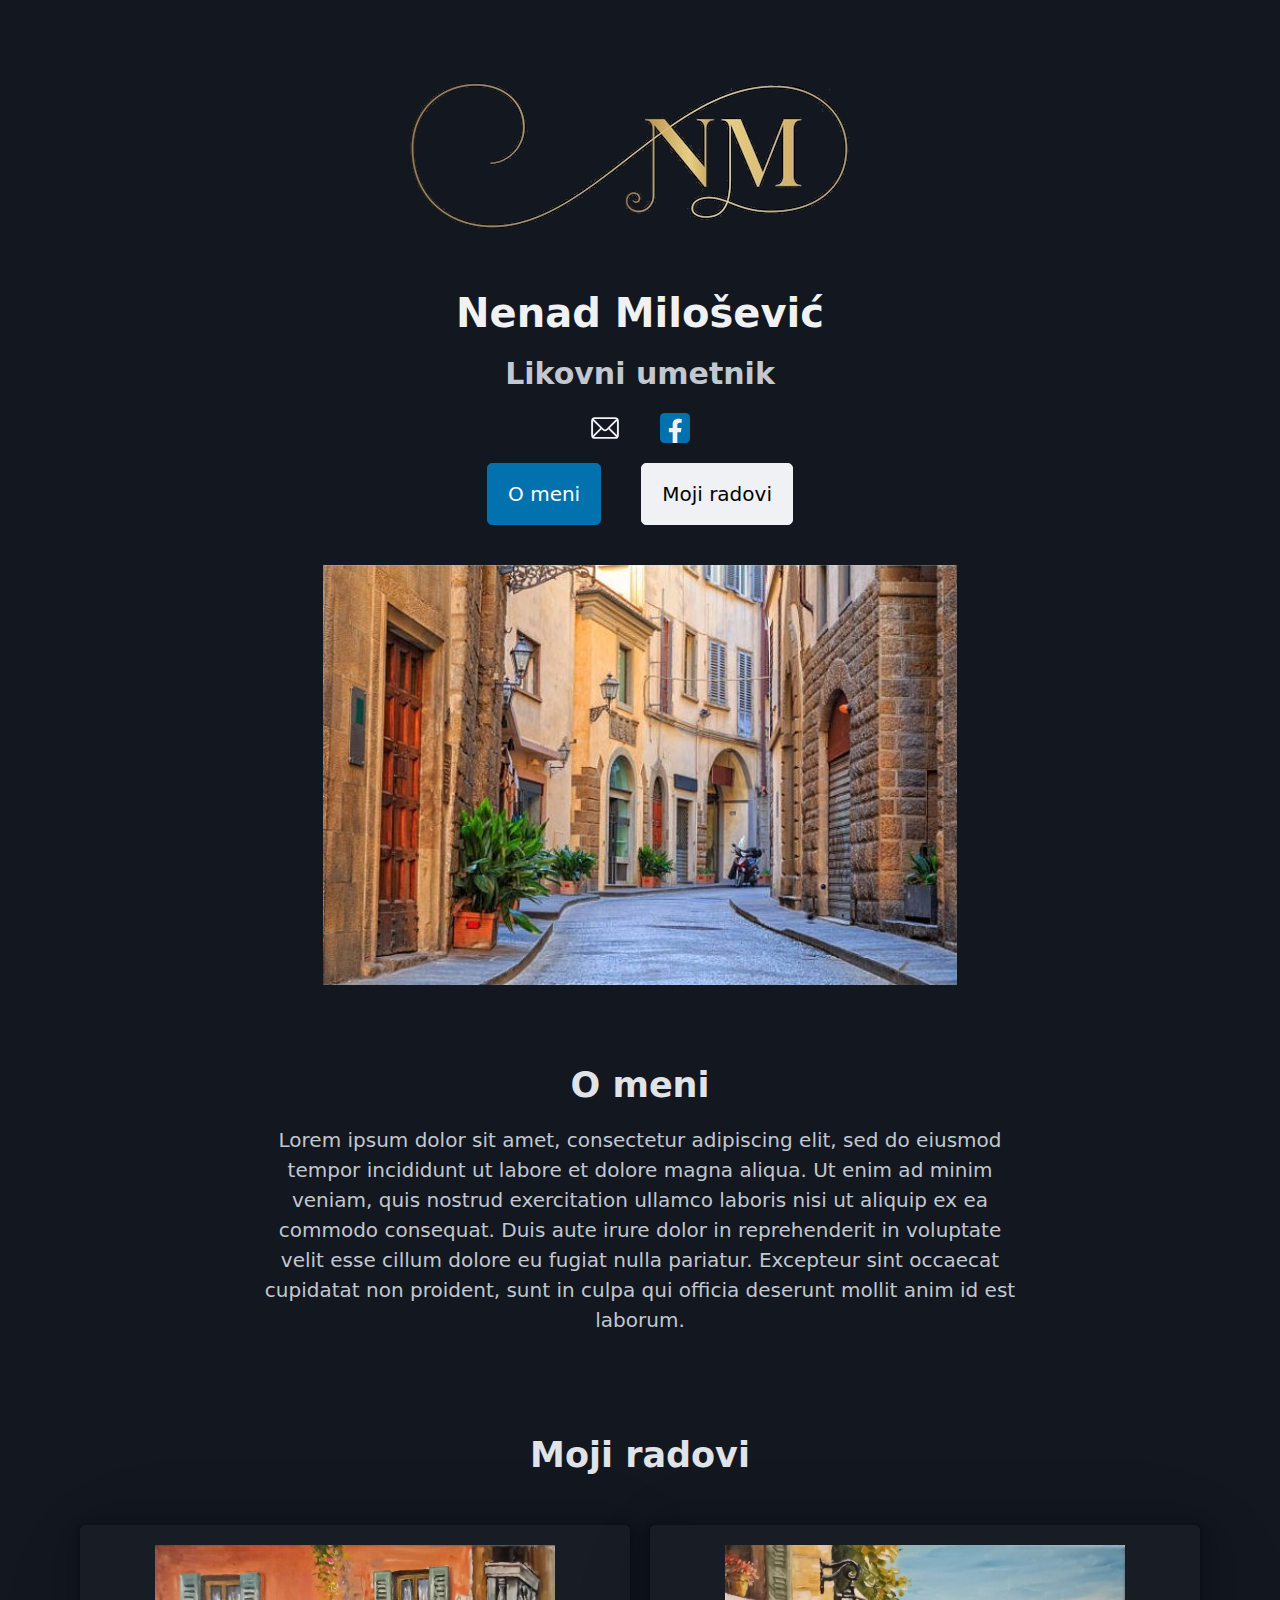
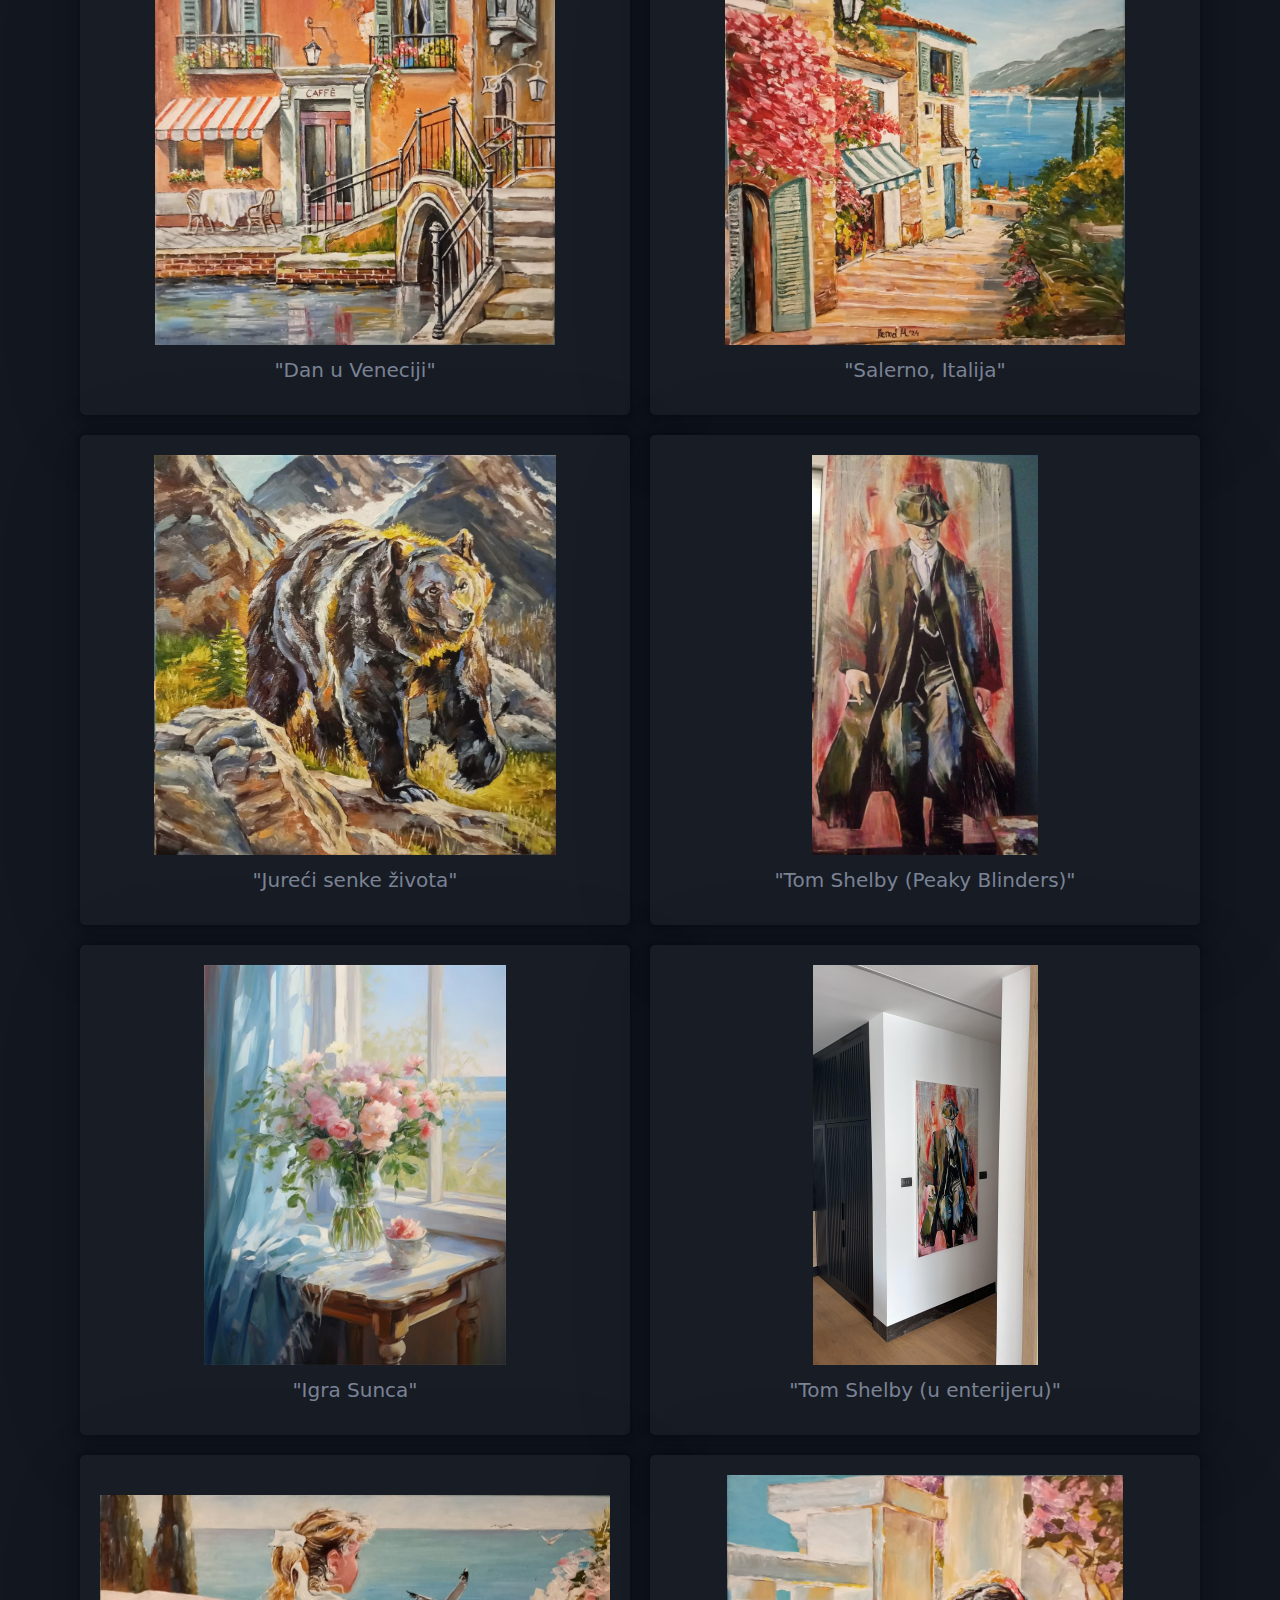
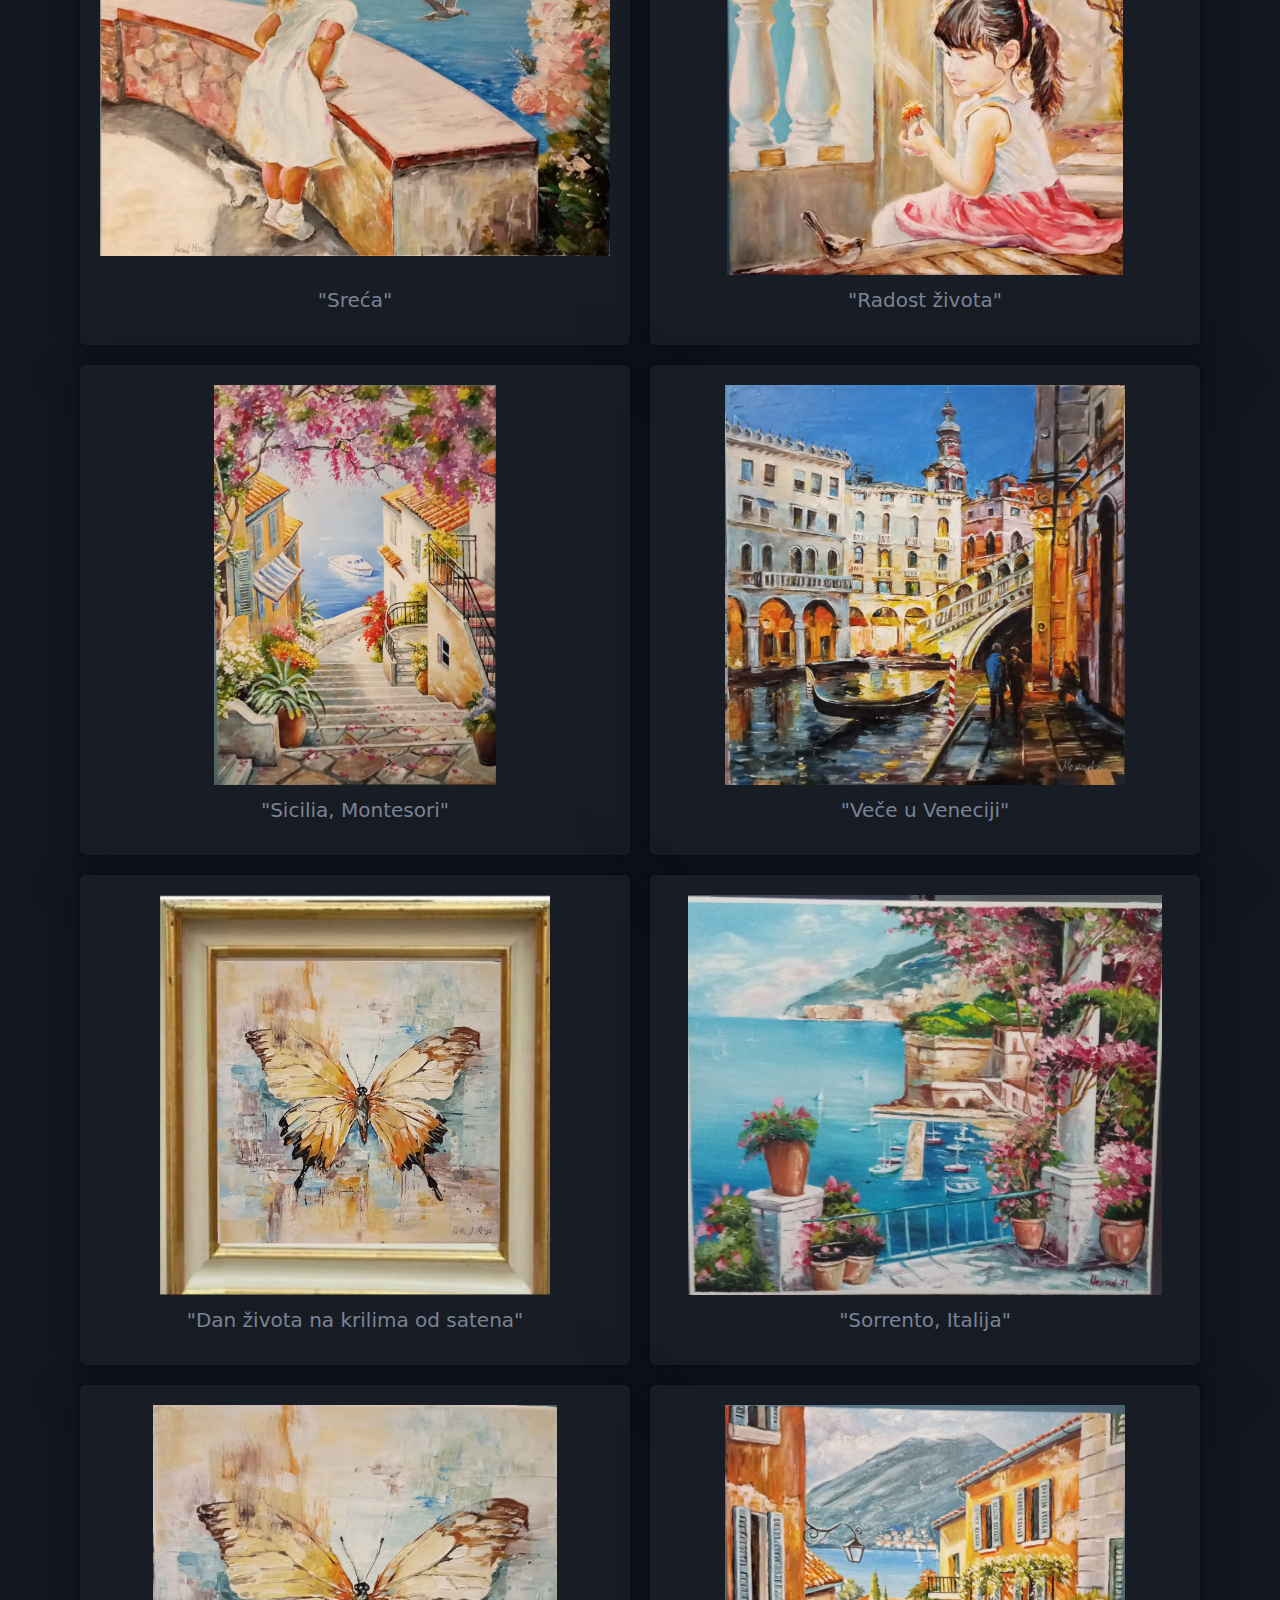
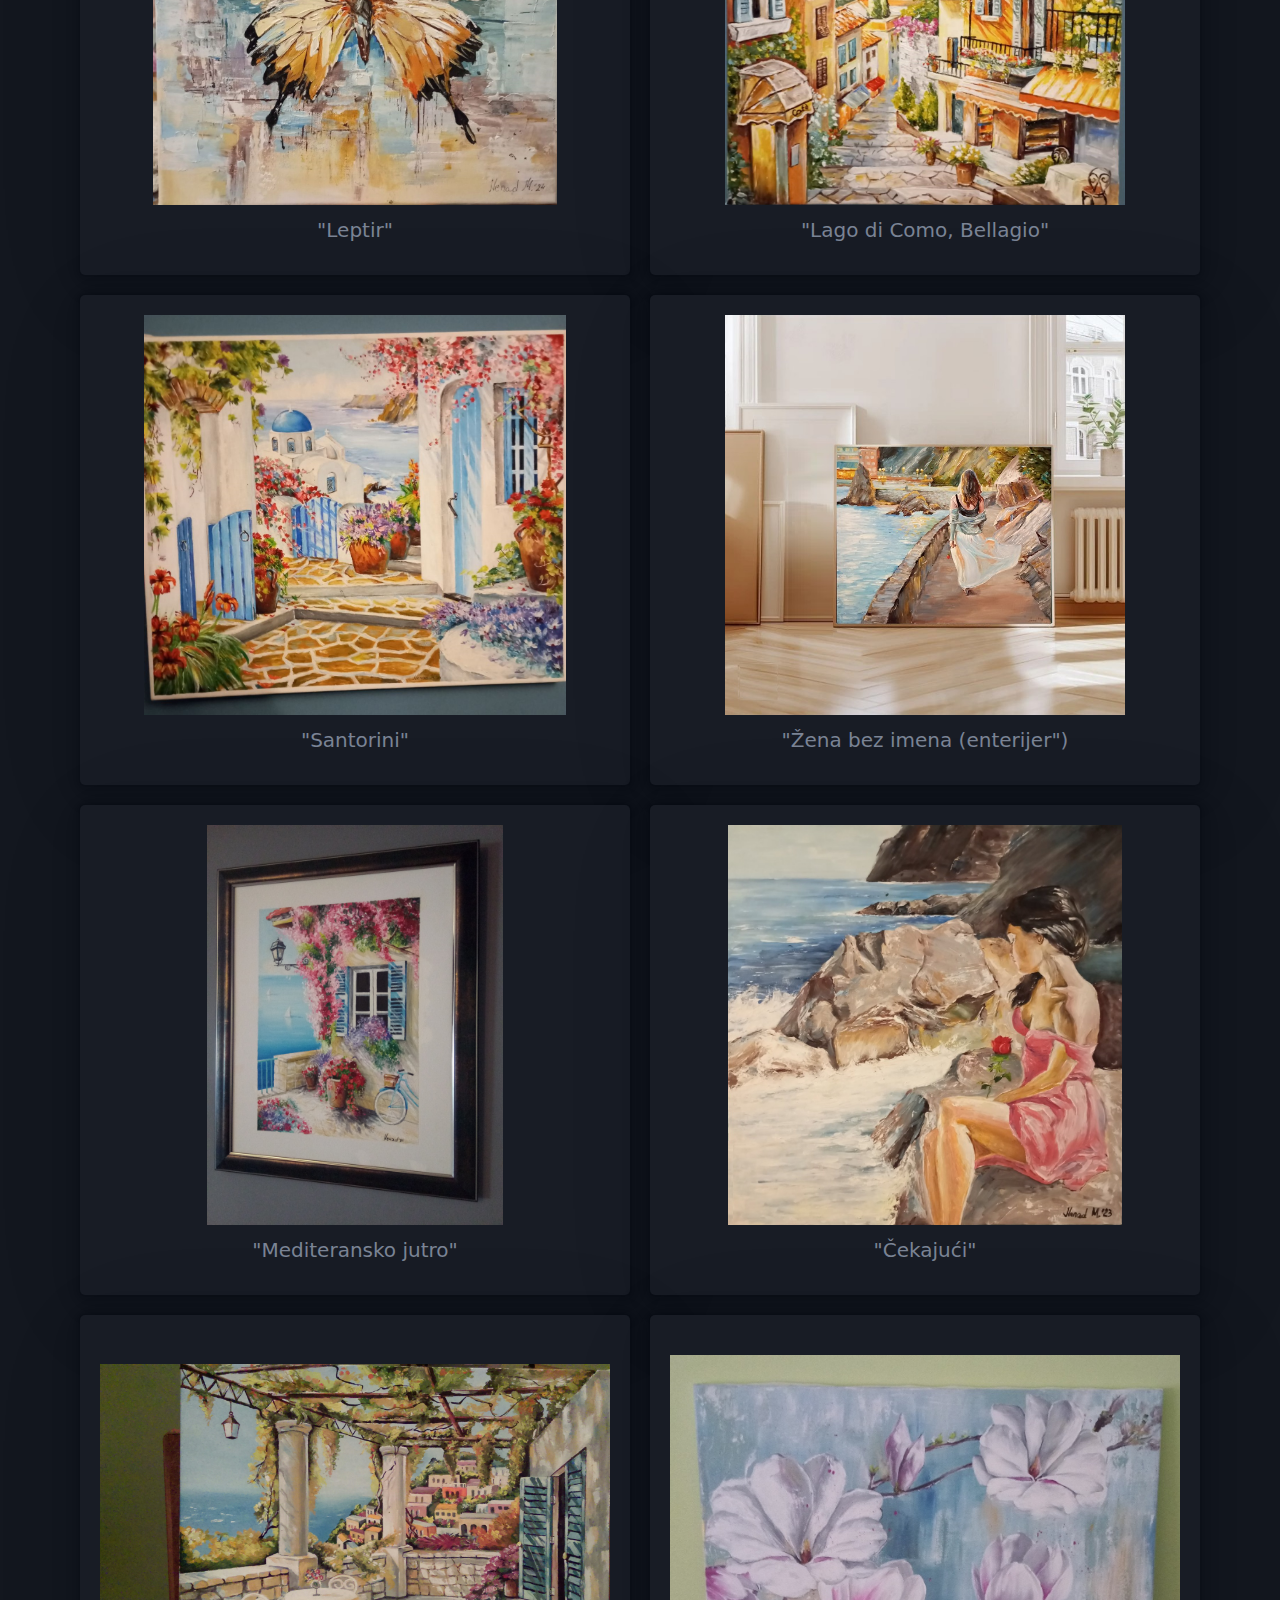
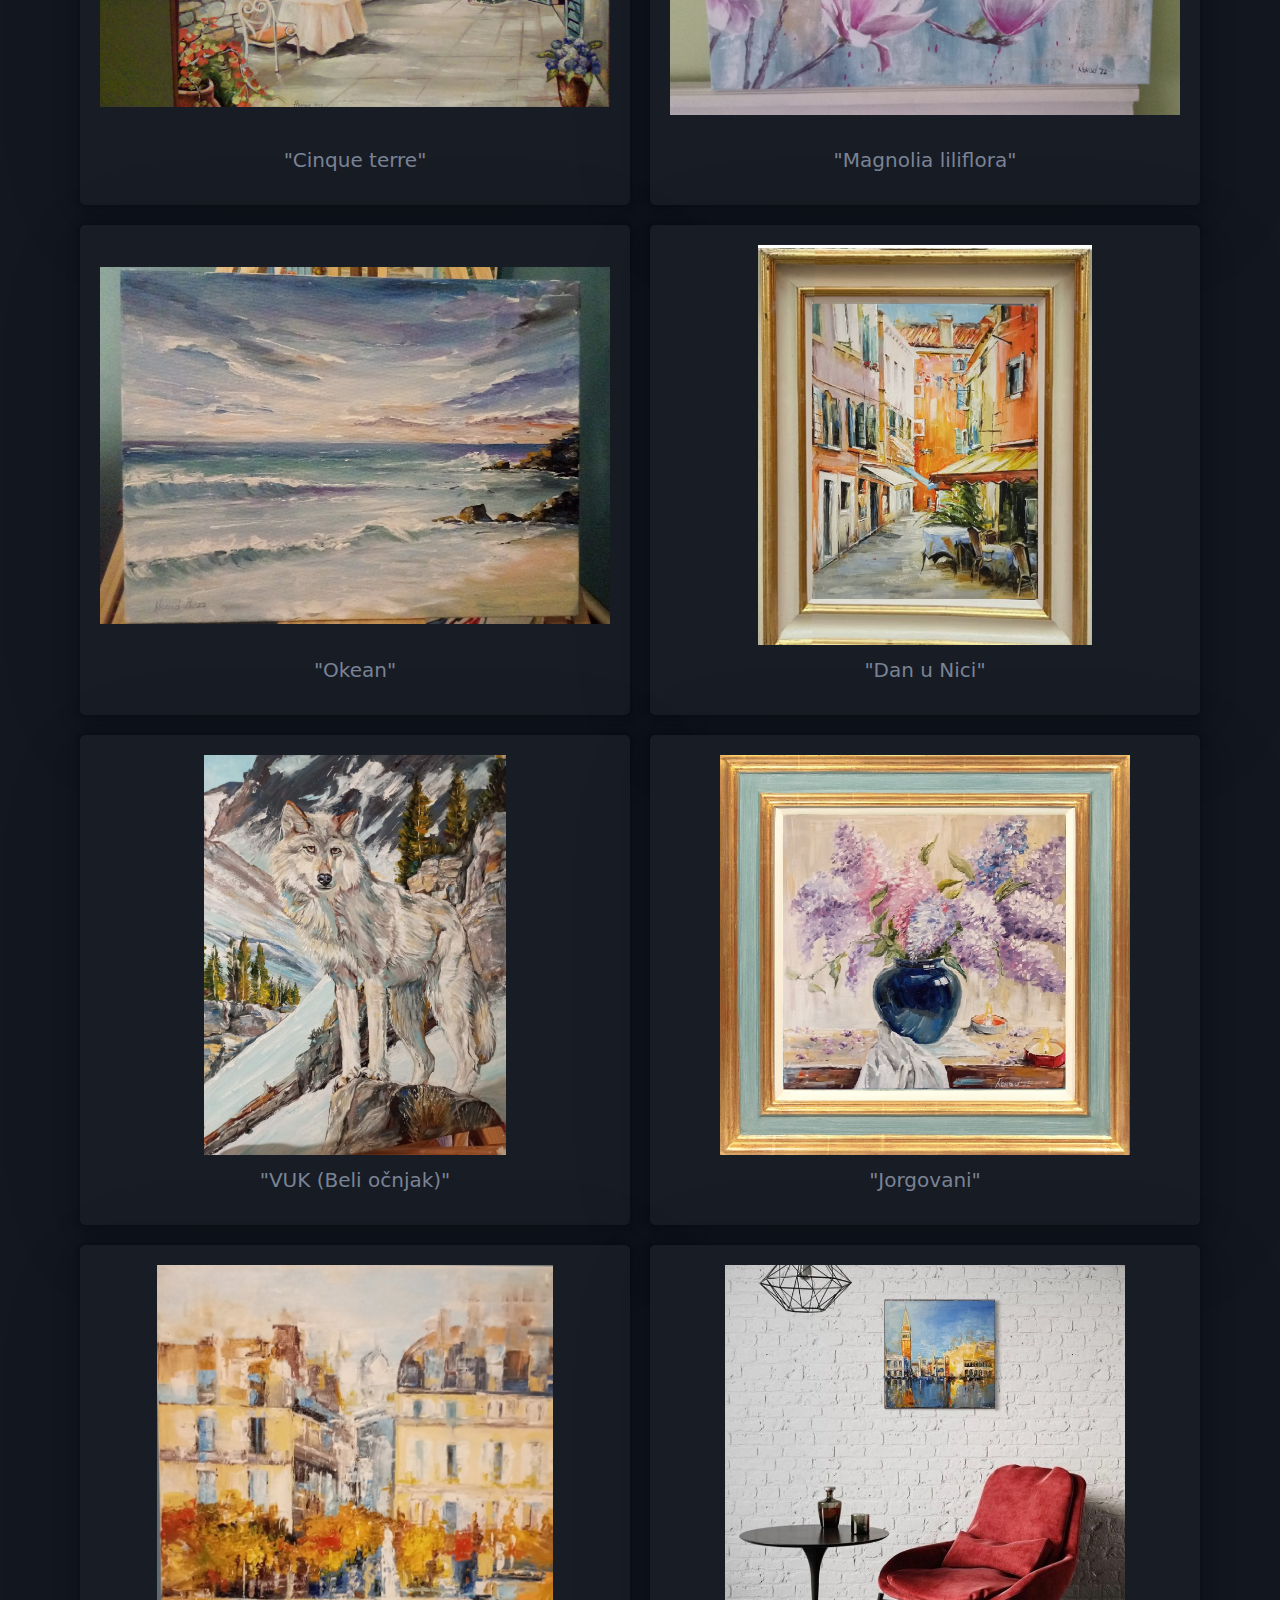
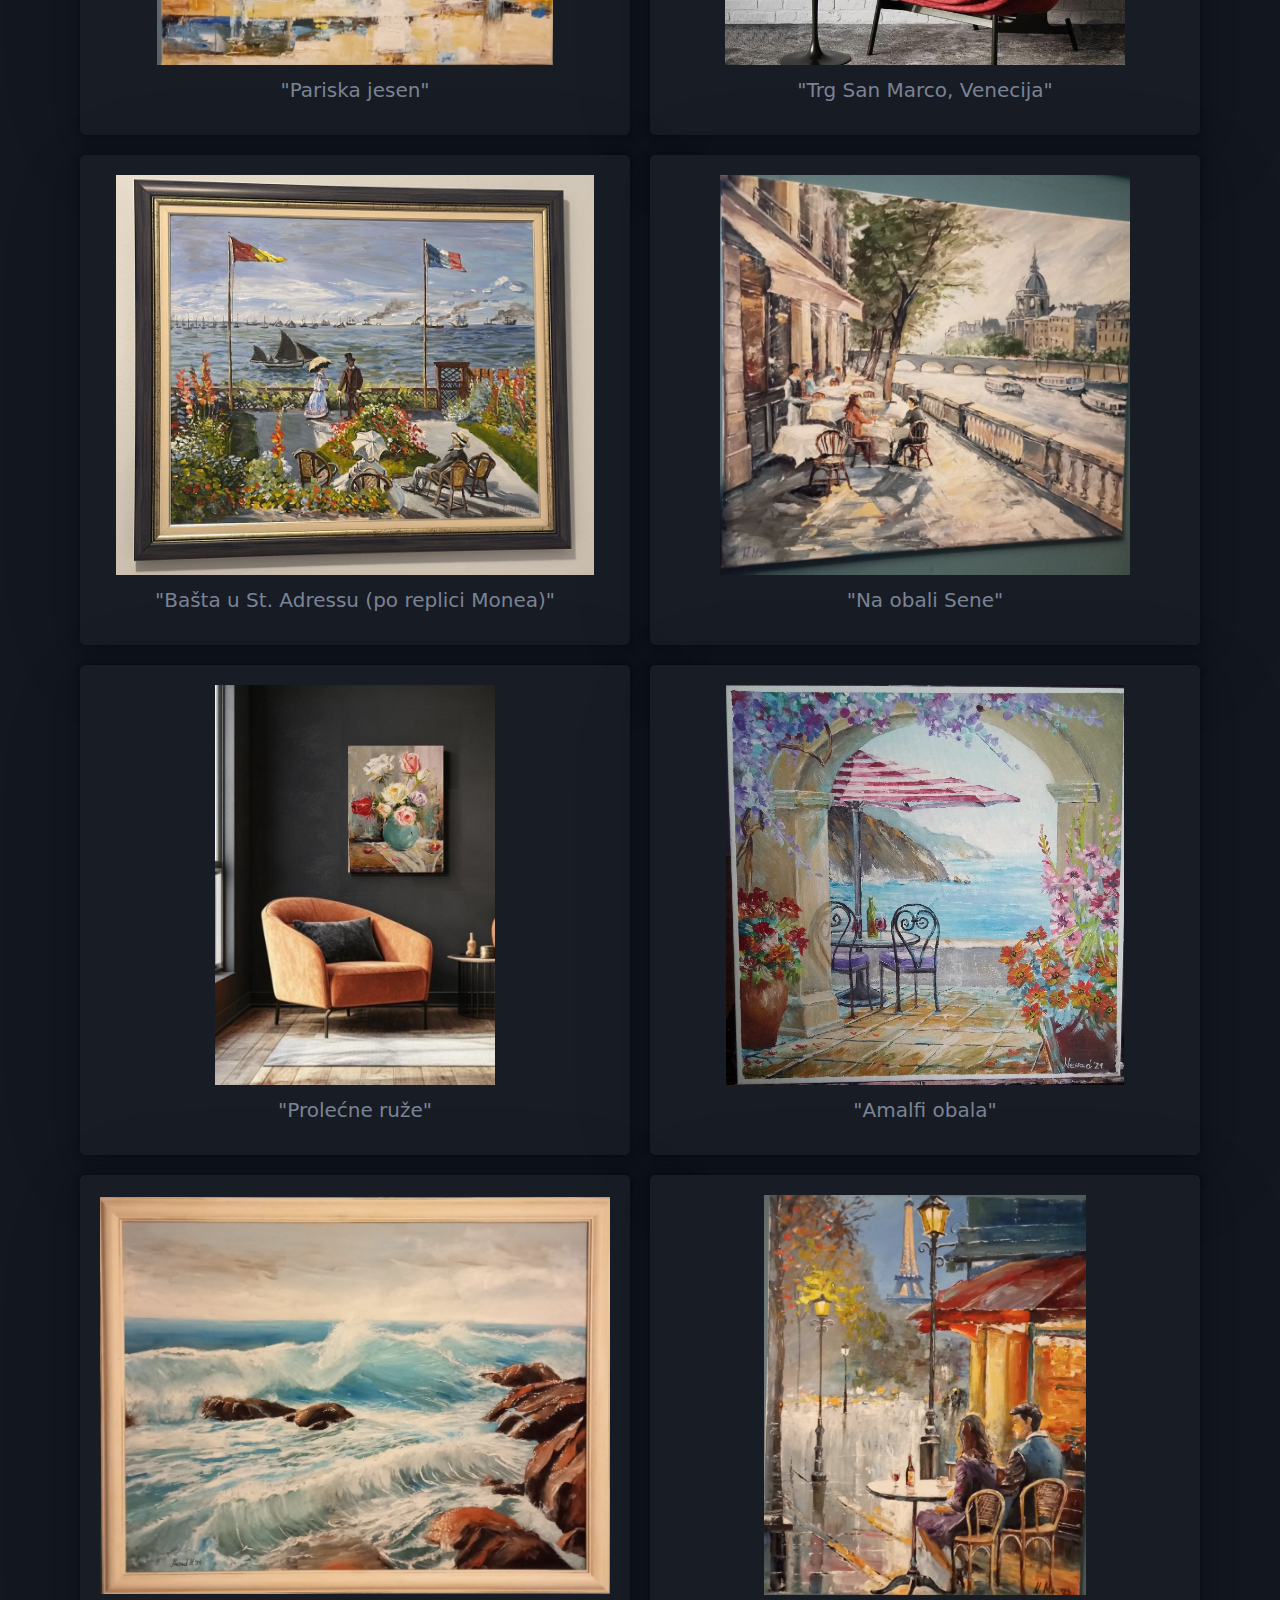
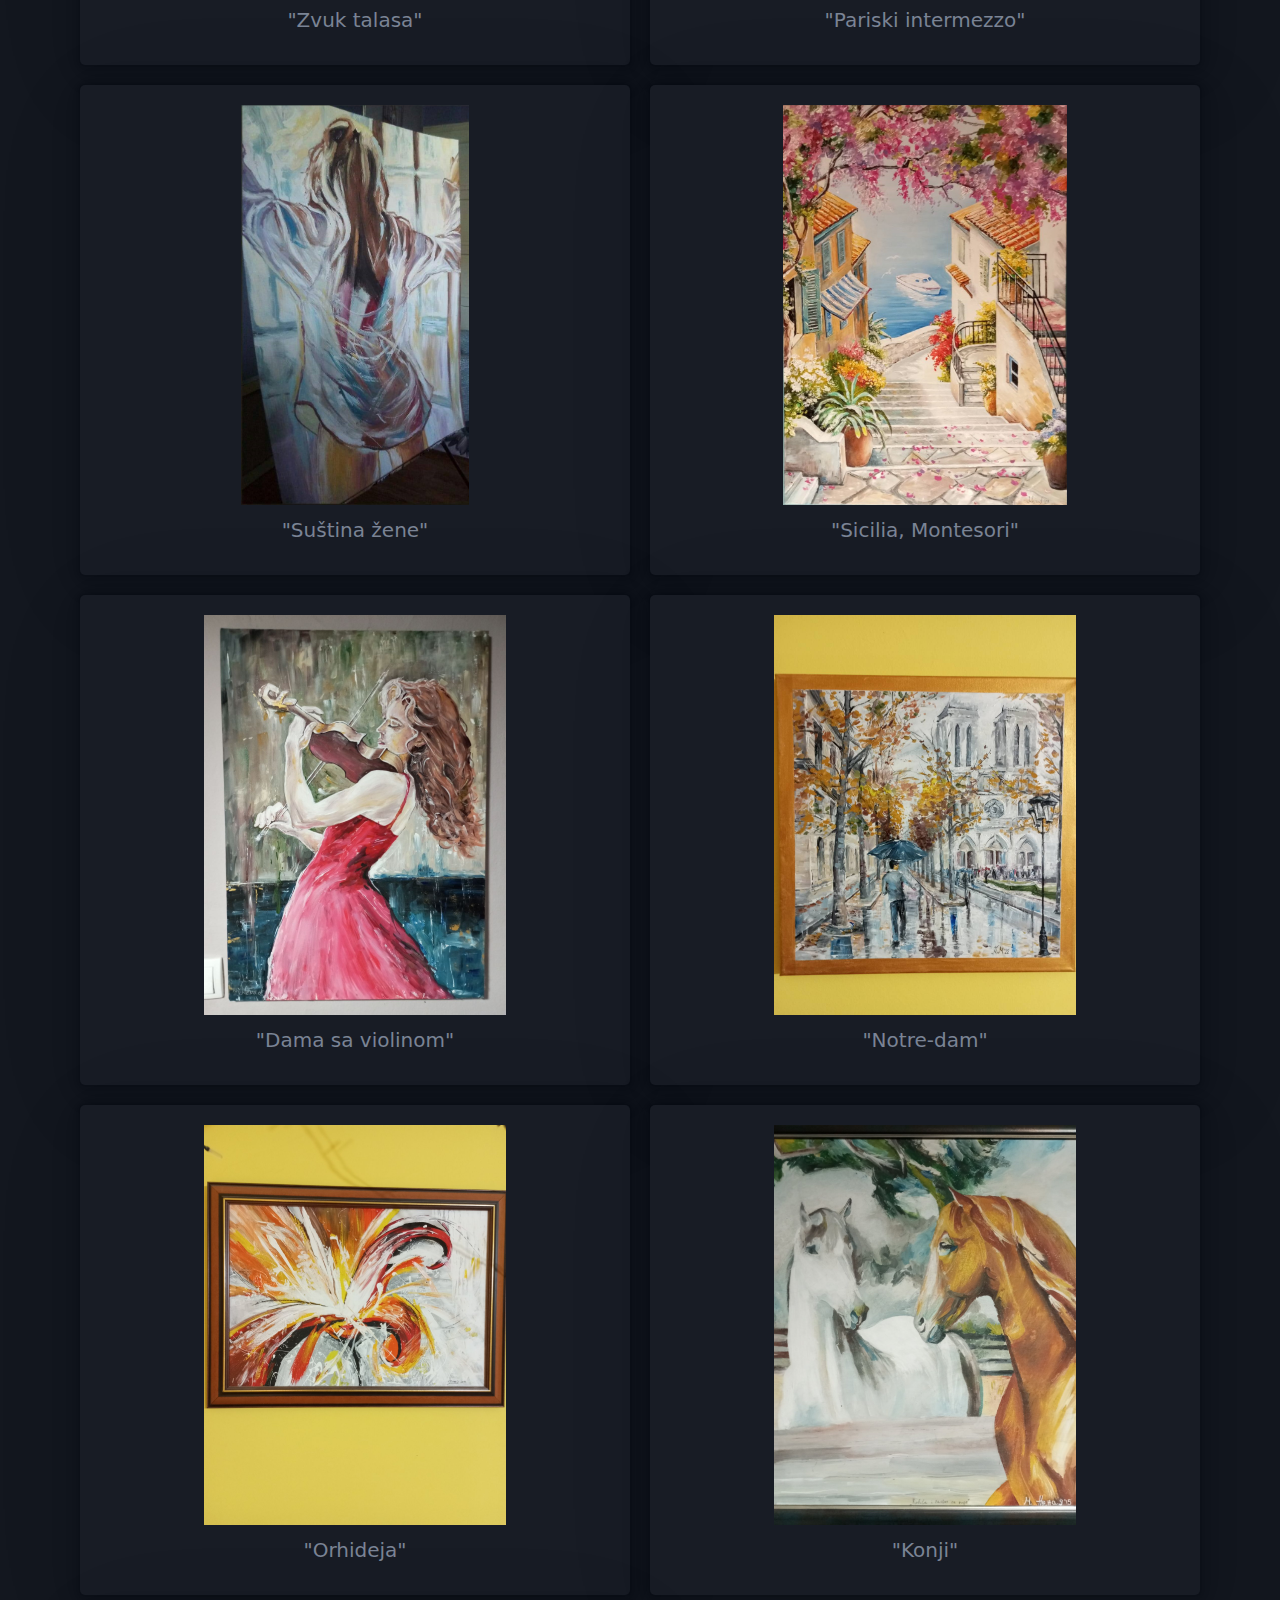
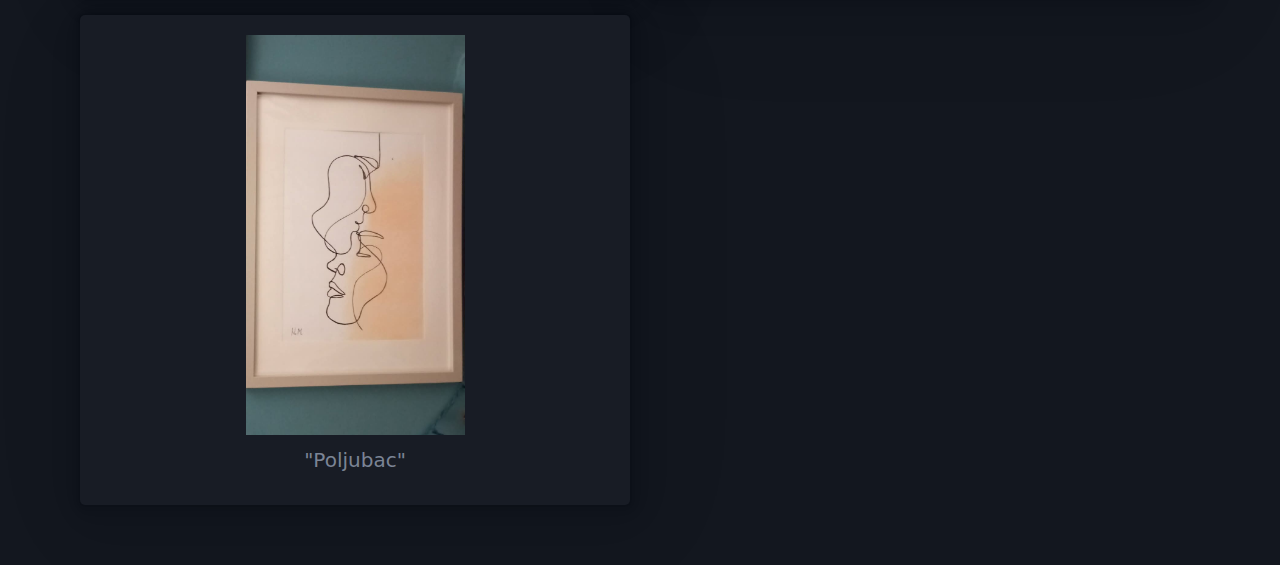
<file: index.html>
<!DOCTYPE html>
<html lang="en" data-theme="dark">

<head>
    <meta charset="UTF-8">
    <meta name="viewport" content="width=device-width, initial-scale=1.0">
    <meta name="description" content="Nenad Milošević, likovni umetnik. Na ovoj stranici možete pronaći moje slike i umetničke radove.">
    <link rel="shortcut icon" href="assets/img/artist-palette.svg" type="image/x-icon">
    <link rel="stylesheet" href="assets/css/pico.min.css">
    <link rel="stylesheet" href="assets/css/pico.colors.min.css">
    <link rel="stylesheet" href="assets/css/simple-lightbox.min.css">
    <link rel="stylesheet" href="assets/css/styles.css">

    <title>Nenad Milošević</title>
</head>

<body>

<div class="main-container">
    <section class="section-container">

        <img src="assets/img/nm-logo.webp" alt="Nenad Milošević logo" class="logo">

        <h1>Nenad Milošević</h1>
        <h3>Likovni umetnik</h3>

        <div class="contact-container">
            <a href="mailto:milosevicnenad6@gmail.com" target="_blank">
                <img src="assets/img/envelope.svg" alt="Nenad Milošević email" class="contact-icon"/>
            </a>
            <a href="https://www.facebook.com/nenad.milosevic.14/" target="_blank">
                <img src="assets/img/facebook.svg" alt="Nenad Milošević Facebook page" class="contact-icon"/>
            </a>
        </div>


        <div class="navigation-buttons">
            <a role="button" href="#about-me">O meni</a>
            <a role="button" class="contrast" href="#artworks">Moji radovi</a>
        </div>


        <img src="assets/img/florence.jpg" alt="Streets of Florence."
             class="florence"/>
    </section>

    <section id="about-me" class="section-container about-me">
        <h2>O meni</h2>
        <p>Lorem ipsum dolor sit amet, consectetur adipiscing elit, sed do eiusmod tempor incididunt ut labore et dolore
            magna aliqua. Ut enim ad minim veniam, quis nostrud exercitation ullamco laboris nisi ut aliquip ex ea
            commodo consequat. Duis aute irure dolor in reprehenderit in voluptate velit esse cillum dolore eu fugiat
            nulla pariatur. Excepteur sint occaecat cupidatat non proident, sunt in culpa qui officia deserunt mollit
            anim id est laborum.</p>
    </section>

    <section id="artworks" class="section-container">
        <h2>Moji radovi</h2>
        <br>
        <div class="artwork-grid">
            <article class="artwork">
                <figure>
                    <a href="assets/img/artwork-1.jpg">
                        <img src="assets/img/artwork-1.jpg" title="Dan u Veneciji" alt="Dan u Veneciji">
                    </a>
                    <figcaption class="artwork-caption">"Dan u Veneciji"</figcaption>
                </figure>
            </article>
            <article class="artwork">
                <figure>
                    <a href="assets/img/artwork-2.jpg">
                        <img src="assets/img/artwork-2.jpg" title="Salerno, Italija" alt="Salerno, Italija">
                    </a>
                    <figcaption class="artwork-caption">"Salerno, Italija"</figcaption>
                </figure>
            </article>
            <article class="artwork">
                <figure>
                    <a href="assets/img/artwork-3.jpg">
                        <img src="assets/img/artwork-3.jpg" title="Jureći senke života" alt="Jureći senke života">
                    </a>
                    <figcaption class="artwork-caption">"Jureći senke života"</figcaption>
                </figure>
            </article>
            <article class="artwork">
                <figure>
                    <a href="assets/img/artwork-4.jpg">
                        <img src="assets/img/artwork-4.jpg" title="Tom Shelby (Peaky Blinders)" alt="Tom Shelby (Peaky Blinders)">
                    </a>
                    <figcaption class="artwork-caption">"Tom Shelby (Peaky Blinders)"</figcaption>
                </figure>
            </article>
            <article class="artwork">
                <figure>
                    <a href="assets/img/artwork-40.jpg">
                        <img src="assets/img/artwork-40.jpg" title="Igra Sunca" alt="Igra Sunca">
                    </a>
                    <figcaption class="artwork-caption">"Igra Sunca"</figcaption>
                </figure>
            </article>
            <article class="artwork">
                <figure>
                    <a href="assets/img/artwork-6.jpg">
                        <img src="assets/img/artwork-6.jpg" title="Tom Shelby (u enterijeru)" alt="Tom Shelby (u enterijeru)">
                    </a>
                    <figcaption class="artwork-caption">"Tom Shelby (u enterijeru)"</figcaption>
                </figure>
            </article>
            <article class="artwork">
                <figure>
                    <a href="assets/img/artwork-7.jpg">
                        <img src="assets/img/artwork-7.jpg" title="Sreća" alt="Sreća">
                    </a>
                    <figcaption class="artwork-caption">"Sreća"</figcaption>
                </figure>
            </article>
            <article class="artwork">
                <figure>
                    <a href="assets/img/artwork-8.jpg">
                        <img src="assets/img/artwork-8.jpg" title="Radost života" alt="Radost života">
                    </a>
                    <figcaption class="artwork-caption">"Radost života"</figcaption>
                </figure>
            </article>
            <article class="artwork">
                <figure>
                    <a href="assets/img/artwork-9.jpg">
                        <img src="assets/img/artwork-9.jpg" title="Sicilia, Montesori" alt="Sicilia, Montesori">
                    </a>
                    <figcaption class="artwork-caption">"Sicilia, Montesori"</figcaption>
                </figure>
            </article>
            <article class="artwork">
                <figure>
                    <a href="assets/img/artwork-10.jpg">
                        <img src="assets/img/artwork-10.jpg" title="Veče u Veneciji" alt="Veče u Veneciji">
                    </a>
                    <figcaption class="artwork-caption">"Veče u Veneciji"</figcaption>
                </figure>
            </article>
            <article class="artwork">
                <figure>
                    <a href="assets/img/artwork-11.jpg">
                        <img src="assets/img/artwork-11.jpg" title="Dan života na krilima od satena" alt="Dan života na krilima od satena">
                    </a>
                    <figcaption class="artwork-caption">"Dan života na krilima od satena"</figcaption>
                </figure>
            </article>
            <article class="artwork">
                <figure>
                    <a href="assets/img/artwork-12.jpg">
                        <img src="assets/img/artwork-12.jpg" title="Sorrento, Italija" alt="Sorrento, Italija">
                    </a>
                    <figcaption class="artwork-caption">"Sorrento, Italija"</figcaption>
                </figure>
            </article>
            <article class="artwork">
                <figure>
                    <a href="assets/img/artwork-13.jpg">
                        <img src="assets/img/artwork-13.jpg" title="Leptir" alt="Leptir">
                    </a>
                    <figcaption class="artwork-caption">"Leptir"</figcaption>
                </figure>
            </article>
            <article class="artwork">
                <figure>
                    <a href="assets/img/artwork-14.jpg">
                        <img src="assets/img/artwork-14.jpg" title="Lago di Como, Bellagio" alt="Lago di Como, Bellagio">
                    </a>
                    <figcaption class="artwork-caption">"Lago di Como, Bellagio"</figcaption>
                </figure>
            </article>
            <article class="artwork">
                <figure>
                    <a href="assets/img/artwork-15.jpg">
                        <img src="assets/img/artwork-15.jpg" title="Santorini" alt="Santorini">
                    </a>
                    <figcaption class="artwork-caption">"Santorini"</figcaption>
                </figure>
            </article>
            <article class="artwork">
                <figure>
                    <a href="assets/img/artwork-16.jpg">
                        <img src="assets/img/artwork-16.jpg" title="Žena bez imena (enterijer)" alt="Žena bez imena (enterijer)">
                    </a>
                    <figcaption class="artwork-caption">"Žena bez imena (enterijer")</figcaption>
                </figure>
            </article>
            <article class="artwork">
                <figure>
                    <a href="assets/img/artwork-17.jpg">
                        <img src="assets/img/artwork-17.jpg" title="Mediteransko jutro" alt="Mediteransko jutro">
                    </a>
                    <figcaption class="artwork-caption">"Mediteransko jutro"</figcaption>
                </figure>
            </article>
            <article class="artwork">
                <figure>
                    <a href="assets/img/artwork-18.jpg">
                        <img src="assets/img/artwork-18.jpg" title="Čekajući" alt="Čekajući">
                    </a>
                    <figcaption class="artwork-caption">"Čekajući"</figcaption>
                </figure>
            </article>
            <article class="artwork">
                <figure>
                    <a href="assets/img/artwork-19.jpg">
                        <img src="assets/img/artwork-19.jpg" title="Cinque terre" alt="Cinque terre">
                    </a>
                    <figcaption class="artwork-caption">"Cinque terre"</figcaption>
                </figure>
            </article>
            <article class="artwork">
                <figure>
                    <a href="assets/img/artwork-20.jpg">
                        <img src="assets/img/artwork-20.jpg" title="Magnolia liliflora" alt="Magnolia liliflora">
                    </a>
                    <figcaption class="artwork-caption">"Magnolia liliflora"</figcaption>
                </figure>
            </article>
            <article class="artwork">
                <figure>
                    <a href="assets/img/artwork-21.jpg">
                        <img src="assets/img/artwork-21.jpg" title="Okean" alt="Okean">
                    </a>
                    <figcaption class="artwork-caption">"Okean"</figcaption>
                </figure>
            </article>
            <article class="artwork">
                <figure>
                    <a href="assets/img/artwork-22.jpg">
                        <img src="assets/img/artwork-22.jpg" title="Dan u Nici" alt="Dan u Nici">
                    </a>
                    <figcaption class="artwork-caption">"Dan u Nici"</figcaption>
                </figure>
            </article>
            <article class="artwork">
                <figure>
                    <a href="assets/img/artwork-37.jpg">
                        <img src="assets/img/artwork-37.jpg" title="VUK (Beli očnjak)" alt="VUK (Beli očnjak)">
                    </a>
                    <figcaption class="artwork-caption">"VUK (Beli očnjak)"</figcaption>
                </figure>
            </article>
            <article class="artwork">
                <figure>
                    <a href="assets/img/artwork-38.jpg">
                        <img src="assets/img/artwork-38.jpg" title="Jorgovani" alt="Jorgovani">
                    </a>
                    <figcaption class="artwork-caption">"Jorgovani"</figcaption>
                </figure>
            </article>
            <article class="artwork">
                <figure>
                    <a href="assets/img/artwork-23.jpg">
                        <img src="assets/img/artwork-23.jpg" title="Pariska jesen" alt="Pariska jesen">
                    </a>
                    <figcaption class="artwork-caption">"Pariska jesen"</figcaption>
                </figure>
            </article>
            <article class="artwork">
                <figure>
                    <a href="assets/img/artwork-24.jpg">
                        <img src="assets/img/artwork-24.jpg" title="Trg San Marco, Venecija" alt="Trg San Marco, Venecija">
                    </a>
                    <figcaption class="artwork-caption">"Trg San Marco, Venecija"</figcaption>
                </figure>
            </article>
            <article class="artwork">
                <figure>
                    <a href="assets/img/artwork-39.jpg">
                        <img src="assets/img/artwork-39.jpg" title="Bašta u St. Adressu (po replici Monea)" alt="Bašta u St. Adressu (po replici Monea)">
                    </a>
                    <figcaption class="artwork-caption">"Bašta u St. Adressu (po replici Monea)"</figcaption>
                </figure>
            </article>
            <article class="artwork">
                <figure>
                    <a href="assets/img/artwork-41.jpg">
                        <img src="assets/img/artwork-41.jpg" title="Na obali Sene" alt="Na obali Sene">
                    </a>
                    <figcaption class="artwork-caption">"Na obali Sene"</figcaption>
                </figure>
            </article>
            <article class="artwork">
                <figure>
                    <a href="assets/img/artwork-25.jpg">
                        <img src="assets/img/artwork-25.jpg" title="Prolećne ruže" alt="Prolećne ruže">
                    </a>
                    <figcaption class="artwork-caption">"Prolećne ruže"</figcaption>
                </figure>
            </article>
            <article class="artwork">
                <figure>
                    <a href="assets/img/artwork-26.jpg">
                        <img src="assets/img/artwork-26.jpg" title="Amalfi obala" alt="Amalfi obala">
                    </a>
                    <figcaption class="artwork-caption">"Amalfi obala"</figcaption>
                </figure>
            </article>
            <article class="artwork">
                <figure>
                    <a href="assets/img/artwork-27.jpg">
                        <img src="assets/img/artwork-27.jpg" title="Zvuk talasa" alt="Zvuk talasa">
                    </a>
                    <figcaption class="artwork-caption">"Zvuk talasa"</figcaption>
                </figure>
            </article>
            <article class="artwork">
                <figure>
                    <a href="assets/img/artwork-28.jpg">
                        <img src="assets/img/artwork-28.jpg" title="Pariski intermezzo" alt="Pariski intermezzo">
                    </a>
                    <figcaption class="artwork-caption">"Pariski intermezzo"</figcaption>
                </figure>
            </article>
            <article class="artwork">
                <figure>
                    <a href="assets/img/artwork-29.jpg">
                        <img src="assets/img/artwork-29.jpg" title="Suština žene" alt="Suština žene">
                    </a>
                    <figcaption class="artwork-caption">"Suština žene"</figcaption>
                </figure>
            </article>
            <article class="artwork">
                <figure>
                    <a href="assets/img/artwork-30.jpg">
                        <img src="assets/img/artwork-30.jpg" title="Sicilia, Montesori" alt="Sicilia, Montesori">
                    </a>
                    <figcaption class="artwork-caption">"Sicilia, Montesori"</figcaption>
                </figure>
            </article>
            <article class="artwork">
                <figure>
                    <a href="assets/img/artwork-32.jpg">
                        <img src="assets/img/artwork-32.jpg" title="Dama sa violinom" alt="Dama sa violinom">
                    </a>
                    <figcaption class="artwork-caption">"Dama sa violinom"</figcaption>
                </figure>
            </article>
            <article class="artwork">
                <figure>
                    <a href="assets/img/artwork-33.jpg">
                        <img src="assets/img/artwork-33.jpg" title="Notre-dam" alt="Notre-dam">
                    </a>
                    <figcaption class="artwork-caption">"Notre-dam"</figcaption>
                </figure>
            </article>
            <article class="artwork">
                <figure>
                    <a href="assets/img/artwork-34.jpg">
                        <img src="assets/img/artwork-34.jpg" title="Orhideja" alt="Orhideja">
                    </a>
                    <figcaption class="artwork-caption">"Orhideja"</figcaption>
                </figure>
            </article>
            <article class="artwork">
                <figure>
                    <a href="assets/img/artwork-35.jpg">
                        <img src="assets/img/artwork-35.jpg" title="Konji" alt="Konji">
                    </a>
                    <figcaption class="artwork-caption">"Konji"</figcaption>
                </figure>
            </article>
            <article class="artwork">
                <figure>
                    <a href="assets/img/artwork-36.jpg">
                        <img src="assets/img/artwork-36.jpg" title="Poljubac" alt="Poljubac">
                    </a>
                    <figcaption class="artwork-caption">"Poljubac"</figcaption>
                </figure>
            </article>

        </div>

    </section>

</div>

<script src="assets/js/simple-lightbox.min.js"></script>
<script src="assets/js/main.js"></script>
<script defer data-domain="nenad-milosevic.github.io" src="https://analytics.88776688.xyz/js/script.js"></script>

</body>

</html>
</file>
<file: assets/css/styles.css>
body {
    margin: 0;
    padding: 0;
}

:root {
    --standard-padding: 2rem;
}

.main-container {
    width: 100vw;
    display: flex;
    flex-direction: column;
    align-items: center;
    gap: 3rem;
    padding: 1rem calc(var(--standard-padding) * 2);
    background-color: var(--pico-background-color);
    color: var(--pico-color);
}

.navigation-buttons {
    display: flex;
    gap: var(--standard-padding);
    justify-content: center;
}

.section-container {
    text-align: center;
}

.about-me {
    width: 60vw;
}

.artwork-grid {
    display: grid;
    grid-template-columns: repeat(2, 1fr);
    column-gap: calc(var(--standard-padding) / 2);;
    margin: auto;
}

.artwork {
    display: flex;
    flex-flow: column;
}

.artwork img {
    width: 600px;
    height: 400px;
    object-fit: contain;
}

.artwork-caption {
    text-align: center;
}

.florence {
    margin: 2rem 0 0 0;
}

.contact-container {
    display: flex;
    gap: 2rem;
    justify-content: center;
    margin: 0 0 1rem 0;
}

.contact-icon {
    width: 30px;
    height: 30px;
}

/* Responsive styles for mobile */
@media (max-width: 768px) {
    .artwork-grid {
        grid-template-columns: 1fr; /* Single column */
    }

    .artwork img {
        width: 80vw;
        max-width: none;
    }

    .florence {
        max-width: 85vw;
    }
}
</file>
<file: assets/css/pico.min.css>
@charset "UTF-8";/*!
 * Pico CSS ✨ v2.0.6 (https://picocss.com)
 * Copyright 2019-2024 - Licensed under MIT
 */:root{--pico-font-family-emoji:"Apple Color Emoji","Segoe UI Emoji","Segoe UI Symbol","Noto Color Emoji";--pico-font-family-sans-serif:system-ui,"Segoe UI",Roboto,Oxygen,Ubuntu,Cantarell,Helvetica,Arial,"Helvetica Neue",sans-serif,var(--pico-font-family-emoji);--pico-font-family-monospace:ui-monospace,SFMono-Regular,"SF Mono",Menlo,Consolas,"Liberation Mono",monospace,var(--pico-font-family-emoji);--pico-font-family:var(--pico-font-family-sans-serif);--pico-line-height:1.5;--pico-font-weight:400;--pico-font-size:100%;--pico-text-underline-offset:0.1rem;--pico-border-radius:0.25rem;--pico-border-width:0.0625rem;--pico-outline-width:0.125rem;--pico-transition:0.2s ease-in-out;--pico-spacing:1rem;--pico-typography-spacing-vertical:1rem;--pico-block-spacing-vertical:var(--pico-spacing);--pico-block-spacing-horizontal:var(--pico-spacing);--pico-grid-column-gap:var(--pico-spacing);--pico-grid-row-gap:var(--pico-spacing);--pico-form-element-spacing-vertical:0.75rem;--pico-form-element-spacing-horizontal:1rem;--pico-group-box-shadow:0 0 0 rgba(0, 0, 0, 0);--pico-group-box-shadow-focus-with-button:0 0 0 var(--pico-outline-width) var(--pico-primary-focus);--pico-group-box-shadow-focus-with-input:0 0 0 0.0625rem var(--pico-form-element-border-color);--pico-modal-overlay-backdrop-filter:blur(0.375rem);--pico-nav-element-spacing-vertical:1rem;--pico-nav-element-spacing-horizontal:0.5rem;--pico-nav-link-spacing-vertical:0.5rem;--pico-nav-link-spacing-horizontal:0.5rem;--pico-nav-breadcrumb-divider:">";--pico-icon-checkbox:url("data:image/svg+xml,%3Csvg xmlns='http://www.w3.org/2000/svg' width='24' height='24' viewBox='0 0 24 24' fill='none' stroke='rgb(255, 255, 255)' stroke-width='4' stroke-linecap='round' stroke-linejoin='round'%3E%3Cpolyline points='20 6 9 17 4 12'%3E%3C/polyline%3E%3C/svg%3E");--pico-icon-minus:url("data:image/svg+xml,%3Csvg xmlns='http://www.w3.org/2000/svg' width='24' height='24' viewBox='0 0 24 24' fill='none' stroke='rgb(255, 255, 255)' stroke-width='4' stroke-linecap='round' stroke-linejoin='round'%3E%3Cline x1='5' y1='12' x2='19' y2='12'%3E%3C/line%3E%3C/svg%3E");--pico-icon-chevron:url("data:image/svg+xml,%3Csvg xmlns='http://www.w3.org/2000/svg' width='24' height='24' viewBox='0 0 24 24' fill='none' stroke='rgb(136, 145, 164)' stroke-width='2' stroke-linecap='round' stroke-linejoin='round'%3E%3Cpolyline points='6 9 12 15 18 9'%3E%3C/polyline%3E%3C/svg%3E");--pico-icon-date:url("data:image/svg+xml,%3Csvg xmlns='http://www.w3.org/2000/svg' width='24' height='24' viewBox='0 0 24 24' fill='none' stroke='rgb(136, 145, 164)' stroke-width='2' stroke-linecap='round' stroke-linejoin='round'%3E%3Crect x='3' y='4' width='18' height='18' rx='2' ry='2'%3E%3C/rect%3E%3Cline x1='16' y1='2' x2='16' y2='6'%3E%3C/line%3E%3Cline x1='8' y1='2' x2='8' y2='6'%3E%3C/line%3E%3Cline x1='3' y1='10' x2='21' y2='10'%3E%3C/line%3E%3C/svg%3E");--pico-icon-time:url("data:image/svg+xml,%3Csvg xmlns='http://www.w3.org/2000/svg' width='24' height='24' viewBox='0 0 24 24' fill='none' stroke='rgb(136, 145, 164)' stroke-width='2' stroke-linecap='round' stroke-linejoin='round'%3E%3Ccircle cx='12' cy='12' r='10'%3E%3C/circle%3E%3Cpolyline points='12 6 12 12 16 14'%3E%3C/polyline%3E%3C/svg%3E");--pico-icon-search:url("data:image/svg+xml,%3Csvg xmlns='http://www.w3.org/2000/svg' width='24' height='24' viewBox='0 0 24 24' fill='none' stroke='rgb(136, 145, 164)' stroke-width='1.5' stroke-linecap='round' stroke-linejoin='round'%3E%3Ccircle cx='11' cy='11' r='8'%3E%3C/circle%3E%3Cline x1='21' y1='21' x2='16.65' y2='16.65'%3E%3C/line%3E%3C/svg%3E");--pico-icon-close:url("data:image/svg+xml,%3Csvg xmlns='http://www.w3.org/2000/svg' width='24' height='24' viewBox='0 0 24 24' fill='none' stroke='rgb(136, 145, 164)' stroke-width='3' stroke-linecap='round' stroke-linejoin='round'%3E%3Cline x1='18' y1='6' x2='6' y2='18'%3E%3C/line%3E%3Cline x1='6' y1='6' x2='18' y2='18'%3E%3C/line%3E%3C/svg%3E");--pico-icon-loading:url("data:image/svg+xml,%3Csvg fill='none' height='24' width='24' viewBox='0 0 24 24' xmlns='http://www.w3.org/2000/svg' %3E%3Cstyle%3E g %7B animation: rotate 2s linear infinite; transform-origin: center center; %7D circle %7B stroke-dasharray: 75,100; stroke-dashoffset: -5; animation: dash 1.5s ease-in-out infinite; stroke-linecap: round; %7D @keyframes rotate %7B 0%25 %7B transform: rotate(0deg); %7D 100%25 %7B transform: rotate(360deg); %7D %7D @keyframes dash %7B 0%25 %7B stroke-dasharray: 1,100; stroke-dashoffset: 0; %7D 50%25 %7B stroke-dasharray: 44.5,100; stroke-dashoffset: -17.5; %7D 100%25 %7B stroke-dasharray: 44.5,100; stroke-dashoffset: -62; %7D %7D %3C/style%3E%3Cg%3E%3Ccircle cx='12' cy='12' r='10' fill='none' stroke='rgb(136, 145, 164)' stroke-width='4' /%3E%3C/g%3E%3C/svg%3E")}@media (min-width:576px){:root{--pico-font-size:106.25%}}@media (min-width:768px){:root{--pico-font-size:112.5%}}@media (min-width:1024px){:root{--pico-font-size:118.75%}}@media (min-width:1280px){:root{--pico-font-size:125%}}@media (min-width:1536px){:root{--pico-font-size:131.25%}}a{--pico-text-decoration:underline}a.contrast,a.secondary{--pico-text-decoration:underline}small{--pico-font-size:0.875em}h1,h2,h3,h4,h5,h6{--pico-font-weight:700}h1{--pico-font-size:2rem;--pico-line-height:1.125;--pico-typography-spacing-top:3rem}h2{--pico-font-size:1.75rem;--pico-line-height:1.15;--pico-typography-spacing-top:2.625rem}h3{--pico-font-size:1.5rem;--pico-line-height:1.175;--pico-typography-spacing-top:2.25rem}h4{--pico-font-size:1.25rem;--pico-line-height:1.2;--pico-typography-spacing-top:1.874rem}h5{--pico-font-size:1.125rem;--pico-line-height:1.225;--pico-typography-spacing-top:1.6875rem}h6{--pico-font-size:1rem;--pico-line-height:1.25;--pico-typography-spacing-top:1.5rem}tfoot td,tfoot th,thead td,thead th{--pico-font-weight:600;--pico-border-width:0.1875rem}code,kbd,pre,samp{--pico-font-family:var(--pico-font-family-monospace)}kbd{--pico-font-weight:bolder}:where(select,textarea),input:not([type=submit],[type=button],[type=reset],[type=checkbox],[type=radio],[type=file]){--pico-outline-width:0.0625rem}[type=search]{--pico-border-radius:5rem}[type=checkbox],[type=radio]{--pico-border-width:0.125rem}[type=checkbox][role=switch]{--pico-border-width:0.1875rem}details.dropdown summary:not([role=button]){--pico-outline-width:0.0625rem}nav details.dropdown summary:focus-visible{--pico-outline-width:0.125rem}[role=search]{--pico-border-radius:5rem}[role=group]:has(button.secondary:focus,[type=submit].secondary:focus,[type=button].secondary:focus,[role=button].secondary:focus),[role=search]:has(button.secondary:focus,[type=submit].secondary:focus,[type=button].secondary:focus,[role=button].secondary:focus){--pico-group-box-shadow-focus-with-button:0 0 0 var(--pico-outline-width) var(--pico-secondary-focus)}[role=group]:has(button.contrast:focus,[type=submit].contrast:focus,[type=button].contrast:focus,[role=button].contrast:focus),[role=search]:has(button.contrast:focus,[type=submit].contrast:focus,[type=button].contrast:focus,[role=button].contrast:focus){--pico-group-box-shadow-focus-with-button:0 0 0 var(--pico-outline-width) var(--pico-contrast-focus)}[role=group] [role=button],[role=group] [type=button],[role=group] [type=submit],[role=group] button,[role=search] [role=button],[role=search] [type=button],[role=search] [type=submit],[role=search] button{--pico-form-element-spacing-horizontal:2rem}details summary[role=button]:not(.outline)::after{filter:brightness(0) invert(1)}[aria-busy=true]:not(input,select,textarea):is(button,[type=submit],[type=button],[type=reset],[role=button]):not(.outline)::before{filter:brightness(0) invert(1)}:root:not([data-theme=dark]),[data-theme=light]{--pico-background-color:#fff;--pico-color:#373c44;--pico-text-selection-color:rgba(2, 154, 232, 0.25);--pico-muted-color:#646b79;--pico-muted-border-color:#e7eaf0;--pico-primary:#0172ad;--pico-primary-background:#0172ad;--pico-primary-border:var(--pico-primary-background);--pico-primary-underline:rgba(1, 114, 173, 0.5);--pico-primary-hover:#015887;--pico-primary-hover-background:#02659a;--pico-primary-hover-border:var(--pico-primary-hover-background);--pico-primary-hover-underline:var(--pico-primary-hover);--pico-primary-focus:rgba(2, 154, 232, 0.5);--pico-primary-inverse:#fff;--pico-secondary:#5d6b89;--pico-secondary-background:#525f7a;--pico-secondary-border:var(--pico-secondary-background);--pico-secondary-underline:rgba(93, 107, 137, 0.5);--pico-secondary-hover:#48536b;--pico-secondary-hover-background:#48536b;--pico-secondary-hover-border:var(--pico-secondary-hover-background);--pico-secondary-hover-underline:var(--pico-secondary-hover);--pico-secondary-focus:rgba(93, 107, 137, 0.25);--pico-secondary-inverse:#fff;--pico-contrast:#181c25;--pico-contrast-background:#181c25;--pico-contrast-border:var(--pico-contrast-background);--pico-contrast-underline:rgba(24, 28, 37, 0.5);--pico-contrast-hover:#000;--pico-contrast-hover-background:#000;--pico-contrast-hover-border:var(--pico-contrast-hover-background);--pico-contrast-hover-underline:var(--pico-secondary-hover);--pico-contrast-focus:rgba(93, 107, 137, 0.25);--pico-contrast-inverse:#fff;--pico-box-shadow:0.0145rem 0.029rem 0.174rem rgba(129, 145, 181, 0.01698),0.0335rem 0.067rem 0.402rem rgba(129, 145, 181, 0.024),0.0625rem 0.125rem 0.75rem rgba(129, 145, 181, 0.03),0.1125rem 0.225rem 1.35rem rgba(129, 145, 181, 0.036),0.2085rem 0.417rem 2.502rem rgba(129, 145, 181, 0.04302),0.5rem 1rem 6rem rgba(129, 145, 181, 0.06),0 0 0 0.0625rem rgba(129, 145, 181, 0.015);--pico-h1-color:#2d3138;--pico-h2-color:#373c44;--pico-h3-color:#424751;--pico-h4-color:#4d535e;--pico-h5-color:#5c6370;--pico-h6-color:#646b79;--pico-mark-background-color:#fde7c0;--pico-mark-color:#0f1114;--pico-ins-color:#1d6a54;--pico-del-color:#883935;--pico-blockquote-border-color:var(--pico-muted-border-color);--pico-blockquote-footer-color:var(--pico-muted-color);--pico-button-box-shadow:0 0 0 rgba(0, 0, 0, 0);--pico-button-hover-box-shadow:0 0 0 rgba(0, 0, 0, 0);--pico-table-border-color:var(--pico-muted-border-color);--pico-table-row-stripped-background-color:rgba(111, 120, 135, 0.0375);--pico-code-background-color:#f3f5f7;--pico-code-color:#646b79;--pico-code-kbd-background-color:var(--pico-color);--pico-code-kbd-color:var(--pico-background-color);--pico-form-element-background-color:#fbfcfc;--pico-form-element-selected-background-color:#dfe3eb;--pico-form-element-border-color:#cfd5e2;--pico-form-element-color:#23262c;--pico-form-element-placeholder-color:var(--pico-muted-color);--pico-form-element-active-background-color:#fff;--pico-form-element-active-border-color:var(--pico-primary-border);--pico-form-element-focus-color:var(--pico-primary-border);--pico-form-element-disabled-opacity:0.5;--pico-form-element-invalid-border-color:#b86a6b;--pico-form-element-invalid-active-border-color:#c84f48;--pico-form-element-invalid-focus-color:var(--pico-form-element-invalid-active-border-color);--pico-form-element-valid-border-color:#4c9b8a;--pico-form-element-valid-active-border-color:#279977;--pico-form-element-valid-focus-color:var(--pico-form-element-valid-active-border-color);--pico-switch-background-color:#bfc7d9;--pico-switch-checked-background-color:var(--pico-primary-background);--pico-switch-color:#fff;--pico-switch-thumb-box-shadow:0 0 0 rgba(0, 0, 0, 0);--pico-range-border-color:#dfe3eb;--pico-range-active-border-color:#bfc7d9;--pico-range-thumb-border-color:var(--pico-background-color);--pico-range-thumb-color:var(--pico-secondary-background);--pico-range-thumb-active-color:var(--pico-primary-background);--pico-accordion-border-color:var(--pico-muted-border-color);--pico-accordion-active-summary-color:var(--pico-primary-hover);--pico-accordion-close-summary-color:var(--pico-color);--pico-accordion-open-summary-color:var(--pico-muted-color);--pico-card-background-color:var(--pico-background-color);--pico-card-border-color:var(--pico-muted-border-color);--pico-card-box-shadow:var(--pico-box-shadow);--pico-card-sectioning-background-color:#fbfcfc;--pico-dropdown-background-color:#fff;--pico-dropdown-border-color:#eff1f4;--pico-dropdown-box-shadow:var(--pico-box-shadow);--pico-dropdown-color:var(--pico-color);--pico-dropdown-hover-background-color:#eff1f4;--pico-loading-spinner-opacity:0.5;--pico-modal-overlay-background-color:rgba(232, 234, 237, 0.75);--pico-progress-background-color:#dfe3eb;--pico-progress-color:var(--pico-primary-background);--pico-tooltip-background-color:var(--pico-contrast-background);--pico-tooltip-color:var(--pico-contrast-inverse);--pico-icon-valid:url("data:image/svg+xml,%3Csvg xmlns='http://www.w3.org/2000/svg' width='24' height='24' viewBox='0 0 24 24' fill='none' stroke='rgb(76, 155, 138)' stroke-width='2' stroke-linecap='round' stroke-linejoin='round'%3E%3Cpolyline points='20 6 9 17 4 12'%3E%3C/polyline%3E%3C/svg%3E");--pico-icon-invalid:url("data:image/svg+xml,%3Csvg xmlns='http://www.w3.org/2000/svg' width='24' height='24' viewBox='0 0 24 24' fill='none' stroke='rgb(200, 79, 72)' stroke-width='2' stroke-linecap='round' stroke-linejoin='round'%3E%3Ccircle cx='12' cy='12' r='10'%3E%3C/circle%3E%3Cline x1='12' y1='8' x2='12' y2='12'%3E%3C/line%3E%3Cline x1='12' y1='16' x2='12.01' y2='16'%3E%3C/line%3E%3C/svg%3E");color-scheme:light}:root:not([data-theme=dark]) input:is([type=submit],[type=button],[type=reset],[type=checkbox],[type=radio],[type=file]),[data-theme=light] input:is([type=submit],[type=button],[type=reset],[type=checkbox],[type=radio],[type=file]){--pico-form-element-focus-color:var(--pico-primary-focus)}@media only screen and (prefers-color-scheme:dark){:root:not([data-theme]){--pico-background-color:#13171f;--pico-color:#c2c7d0;--pico-text-selection-color:rgba(1, 170, 255, 0.1875);--pico-muted-color:#7b8495;--pico-muted-border-color:#202632;--pico-primary:#01aaff;--pico-primary-background:#0172ad;--pico-primary-border:var(--pico-primary-background);--pico-primary-underline:rgba(1, 170, 255, 0.5);--pico-primary-hover:#79c0ff;--pico-primary-hover-background:#017fc0;--pico-primary-hover-border:var(--pico-primary-hover-background);--pico-primary-hover-underline:var(--pico-primary-hover);--pico-primary-focus:rgba(1, 170, 255, 0.375);--pico-primary-inverse:#fff;--pico-secondary:#969eaf;--pico-secondary-background:#525f7a;--pico-secondary-border:var(--pico-secondary-background);--pico-secondary-underline:rgba(150, 158, 175, 0.5);--pico-secondary-hover:#b3b9c5;--pico-secondary-hover-background:#5d6b89;--pico-secondary-hover-border:var(--pico-secondary-hover-background);--pico-secondary-hover-underline:var(--pico-secondary-hover);--pico-secondary-focus:rgba(144, 158, 190, 0.25);--pico-secondary-inverse:#fff;--pico-contrast:#dfe3eb;--pico-contrast-background:#eff1f4;--pico-contrast-border:var(--pico-contrast-background);--pico-contrast-underline:rgba(223, 227, 235, 0.5);--pico-contrast-hover:#fff;--pico-contrast-hover-background:#fff;--pico-contrast-hover-border:var(--pico-contrast-hover-background);--pico-contrast-hover-underline:var(--pico-contrast-hover);--pico-contrast-focus:rgba(207, 213, 226, 0.25);--pico-contrast-inverse:#000;--pico-box-shadow:0.0145rem 0.029rem 0.174rem rgba(7, 9, 12, 0.01698),0.0335rem 0.067rem 0.402rem rgba(7, 9, 12, 0.024),0.0625rem 0.125rem 0.75rem rgba(7, 9, 12, 0.03),0.1125rem 0.225rem 1.35rem rgba(7, 9, 12, 0.036),0.2085rem 0.417rem 2.502rem rgba(7, 9, 12, 0.04302),0.5rem 1rem 6rem rgba(7, 9, 12, 0.06),0 0 0 0.0625rem rgba(7, 9, 12, 0.015);--pico-h1-color:#f0f1f3;--pico-h2-color:#e0e3e7;--pico-h3-color:#c2c7d0;--pico-h4-color:#b3b9c5;--pico-h5-color:#a4acba;--pico-h6-color:#8891a4;--pico-mark-background-color:#014063;--pico-mark-color:#fff;--pico-ins-color:#62af9a;--pico-del-color:#ce7e7b;--pico-blockquote-border-color:var(--pico-muted-border-color);--pico-blockquote-footer-color:var(--pico-muted-color);--pico-button-box-shadow:0 0 0 rgba(0, 0, 0, 0);--pico-button-hover-box-shadow:0 0 0 rgba(0, 0, 0, 0);--pico-table-border-color:var(--pico-muted-border-color);--pico-table-row-stripped-background-color:rgba(111, 120, 135, 0.0375);--pico-code-background-color:#1a1f28;--pico-code-color:#8891a4;--pico-code-kbd-background-color:var(--pico-color);--pico-code-kbd-color:var(--pico-background-color);--pico-form-element-background-color:#1c212c;--pico-form-element-selected-background-color:#2a3140;--pico-form-element-border-color:#2a3140;--pico-form-element-color:#e0e3e7;--pico-form-element-placeholder-color:#8891a4;--pico-form-element-active-background-color:#1a1f28;--pico-form-element-active-border-color:var(--pico-primary-border);--pico-form-element-focus-color:var(--pico-primary-border);--pico-form-element-disabled-opacity:0.5;--pico-form-element-invalid-border-color:#964a50;--pico-form-element-invalid-active-border-color:#b7403b;--pico-form-element-invalid-focus-color:var(--pico-form-element-invalid-active-border-color);--pico-form-element-valid-border-color:#2a7b6f;--pico-form-element-valid-active-border-color:#16896a;--pico-form-element-valid-focus-color:var(--pico-form-element-valid-active-border-color);--pico-switch-background-color:#333c4e;--pico-switch-checked-background-color:var(--pico-primary-background);--pico-switch-color:#fff;--pico-switch-thumb-box-shadow:0 0 0 rgba(0, 0, 0, 0);--pico-range-border-color:#202632;--pico-range-active-border-color:#2a3140;--pico-range-thumb-border-color:var(--pico-background-color);--pico-range-thumb-color:var(--pico-secondary-background);--pico-range-thumb-active-color:var(--pico-primary-background);--pico-accordion-border-color:var(--pico-muted-border-color);--pico-accordion-active-summary-color:var(--pico-primary-hover);--pico-accordion-close-summary-color:var(--pico-color);--pico-accordion-open-summary-color:var(--pico-muted-color);--pico-card-background-color:#181c25;--pico-card-border-color:var(--pico-card-background-color);--pico-card-box-shadow:var(--pico-box-shadow);--pico-card-sectioning-background-color:#1a1f28;--pico-dropdown-background-color:#181c25;--pico-dropdown-border-color:#202632;--pico-dropdown-box-shadow:var(--pico-box-shadow);--pico-dropdown-color:var(--pico-color);--pico-dropdown-hover-background-color:#202632;--pico-loading-spinner-opacity:0.5;--pico-modal-overlay-background-color:rgba(8, 9, 10, 0.75);--pico-progress-background-color:#202632;--pico-progress-color:var(--pico-primary-background);--pico-tooltip-background-color:var(--pico-contrast-background);--pico-tooltip-color:var(--pico-contrast-inverse);--pico-icon-valid:url("data:image/svg+xml,%3Csvg xmlns='http://www.w3.org/2000/svg' width='24' height='24' viewBox='0 0 24 24' fill='none' stroke='rgb(42, 123, 111)' stroke-width='2' stroke-linecap='round' stroke-linejoin='round'%3E%3Cpolyline points='20 6 9 17 4 12'%3E%3C/polyline%3E%3C/svg%3E");--pico-icon-invalid:url("data:image/svg+xml,%3Csvg xmlns='http://www.w3.org/2000/svg' width='24' height='24' viewBox='0 0 24 24' fill='none' stroke='rgb(150, 74, 80)' stroke-width='2' stroke-linecap='round' stroke-linejoin='round'%3E%3Ccircle cx='12' cy='12' r='10'%3E%3C/circle%3E%3Cline x1='12' y1='8' x2='12' y2='12'%3E%3C/line%3E%3Cline x1='12' y1='16' x2='12.01' y2='16'%3E%3C/line%3E%3C/svg%3E");color-scheme:dark}:root:not([data-theme]) input:is([type=submit],[type=button],[type=reset],[type=checkbox],[type=radio],[type=file]){--pico-form-element-focus-color:var(--pico-primary-focus)}:root:not([data-theme]) details summary[role=button].contrast:not(.outline)::after{filter:brightness(0)}:root:not([data-theme]) [aria-busy=true]:not(input,select,textarea).contrast:is(button,[type=submit],[type=button],[type=reset],[role=button]):not(.outline)::before{filter:brightness(0)}}[data-theme=dark]{--pico-background-color:#13171f;--pico-color:#c2c7d0;--pico-text-selection-color:rgba(1, 170, 255, 0.1875);--pico-muted-color:#7b8495;--pico-muted-border-color:#202632;--pico-primary:#01aaff;--pico-primary-background:#0172ad;--pico-primary-border:var(--pico-primary-background);--pico-primary-underline:rgba(1, 170, 255, 0.5);--pico-primary-hover:#79c0ff;--pico-primary-hover-background:#017fc0;--pico-primary-hover-border:var(--pico-primary-hover-background);--pico-primary-hover-underline:var(--pico-primary-hover);--pico-primary-focus:rgba(1, 170, 255, 0.375);--pico-primary-inverse:#fff;--pico-secondary:#969eaf;--pico-secondary-background:#525f7a;--pico-secondary-border:var(--pico-secondary-background);--pico-secondary-underline:rgba(150, 158, 175, 0.5);--pico-secondary-hover:#b3b9c5;--pico-secondary-hover-background:#5d6b89;--pico-secondary-hover-border:var(--pico-secondary-hover-background);--pico-secondary-hover-underline:var(--pico-secondary-hover);--pico-secondary-focus:rgba(144, 158, 190, 0.25);--pico-secondary-inverse:#fff;--pico-contrast:#dfe3eb;--pico-contrast-background:#eff1f4;--pico-contrast-border:var(--pico-contrast-background);--pico-contrast-underline:rgba(223, 227, 235, 0.5);--pico-contrast-hover:#fff;--pico-contrast-hover-background:#fff;--pico-contrast-hover-border:var(--pico-contrast-hover-background);--pico-contrast-hover-underline:var(--pico-contrast-hover);--pico-contrast-focus:rgba(207, 213, 226, 0.25);--pico-contrast-inverse:#000;--pico-box-shadow:0.0145rem 0.029rem 0.174rem rgba(7, 9, 12, 0.01698),0.0335rem 0.067rem 0.402rem rgba(7, 9, 12, 0.024),0.0625rem 0.125rem 0.75rem rgba(7, 9, 12, 0.03),0.1125rem 0.225rem 1.35rem rgba(7, 9, 12, 0.036),0.2085rem 0.417rem 2.502rem rgba(7, 9, 12, 0.04302),0.5rem 1rem 6rem rgba(7, 9, 12, 0.06),0 0 0 0.0625rem rgba(7, 9, 12, 0.015);--pico-h1-color:#f0f1f3;--pico-h2-color:#e0e3e7;--pico-h3-color:#c2c7d0;--pico-h4-color:#b3b9c5;--pico-h5-color:#a4acba;--pico-h6-color:#8891a4;--pico-mark-background-color:#014063;--pico-mark-color:#fff;--pico-ins-color:#62af9a;--pico-del-color:#ce7e7b;--pico-blockquote-border-color:var(--pico-muted-border-color);--pico-blockquote-footer-color:var(--pico-muted-color);--pico-button-box-shadow:0 0 0 rgba(0, 0, 0, 0);--pico-button-hover-box-shadow:0 0 0 rgba(0, 0, 0, 0);--pico-table-border-color:var(--pico-muted-border-color);--pico-table-row-stripped-background-color:rgba(111, 120, 135, 0.0375);--pico-code-background-color:#1a1f28;--pico-code-color:#8891a4;--pico-code-kbd-background-color:var(--pico-color);--pico-code-kbd-color:var(--pico-background-color);--pico-form-element-background-color:#1c212c;--pico-form-element-selected-background-color:#2a3140;--pico-form-element-border-color:#2a3140;--pico-form-element-color:#e0e3e7;--pico-form-element-placeholder-color:#8891a4;--pico-form-element-active-background-color:#1a1f28;--pico-form-element-active-border-color:var(--pico-primary-border);--pico-form-element-focus-color:var(--pico-primary-border);--pico-form-element-disabled-opacity:0.5;--pico-form-element-invalid-border-color:#964a50;--pico-form-element-invalid-active-border-color:#b7403b;--pico-form-element-invalid-focus-color:var(--pico-form-element-invalid-active-border-color);--pico-form-element-valid-border-color:#2a7b6f;--pico-form-element-valid-active-border-color:#16896a;--pico-form-element-valid-focus-color:var(--pico-form-element-valid-active-border-color);--pico-switch-background-color:#333c4e;--pico-switch-checked-background-color:var(--pico-primary-background);--pico-switch-color:#fff;--pico-switch-thumb-box-shadow:0 0 0 rgba(0, 0, 0, 0);--pico-range-border-color:#202632;--pico-range-active-border-color:#2a3140;--pico-range-thumb-border-color:var(--pico-background-color);--pico-range-thumb-color:var(--pico-secondary-background);--pico-range-thumb-active-color:var(--pico-primary-background);--pico-accordion-border-color:var(--pico-muted-border-color);--pico-accordion-active-summary-color:var(--pico-primary-hover);--pico-accordion-close-summary-color:var(--pico-color);--pico-accordion-open-summary-color:var(--pico-muted-color);--pico-card-background-color:#181c25;--pico-card-border-color:var(--pico-card-background-color);--pico-card-box-shadow:var(--pico-box-shadow);--pico-card-sectioning-background-color:#1a1f28;--pico-dropdown-background-color:#181c25;--pico-dropdown-border-color:#202632;--pico-dropdown-box-shadow:var(--pico-box-shadow);--pico-dropdown-color:var(--pico-color);--pico-dropdown-hover-background-color:#202632;--pico-loading-spinner-opacity:0.5;--pico-modal-overlay-background-color:rgba(8, 9, 10, 0.75);--pico-progress-background-color:#202632;--pico-progress-color:var(--pico-primary-background);--pico-tooltip-background-color:var(--pico-contrast-background);--pico-tooltip-color:var(--pico-contrast-inverse);--pico-icon-valid:url("data:image/svg+xml,%3Csvg xmlns='http://www.w3.org/2000/svg' width='24' height='24' viewBox='0 0 24 24' fill='none' stroke='rgb(42, 123, 111)' stroke-width='2' stroke-linecap='round' stroke-linejoin='round'%3E%3Cpolyline points='20 6 9 17 4 12'%3E%3C/polyline%3E%3C/svg%3E");--pico-icon-invalid:url("data:image/svg+xml,%3Csvg xmlns='http://www.w3.org/2000/svg' width='24' height='24' viewBox='0 0 24 24' fill='none' stroke='rgb(150, 74, 80)' stroke-width='2' stroke-linecap='round' stroke-linejoin='round'%3E%3Ccircle cx='12' cy='12' r='10'%3E%3C/circle%3E%3Cline x1='12' y1='8' x2='12' y2='12'%3E%3C/line%3E%3Cline x1='12' y1='16' x2='12.01' y2='16'%3E%3C/line%3E%3C/svg%3E");color-scheme:dark}[data-theme=dark] input:is([type=submit],[type=button],[type=reset],[type=checkbox],[type=radio],[type=file]){--pico-form-element-focus-color:var(--pico-primary-focus)}[data-theme=dark] details summary[role=button].contrast:not(.outline)::after{filter:brightness(0)}[data-theme=dark] [aria-busy=true]:not(input,select,textarea).contrast:is(button,[type=submit],[type=button],[type=reset],[role=button]):not(.outline)::before{filter:brightness(0)}[type=checkbox],[type=radio],[type=range],progress{accent-color:var(--pico-primary)}*,::after,::before{box-sizing:border-box;background-repeat:no-repeat}::after,::before{text-decoration:inherit;vertical-align:inherit}:where(:root){-webkit-tap-highlight-color:transparent;-webkit-text-size-adjust:100%;-moz-text-size-adjust:100%;text-size-adjust:100%;background-color:var(--pico-background-color);color:var(--pico-color);font-weight:var(--pico-font-weight);font-size:var(--pico-font-size);line-height:var(--pico-line-height);font-family:var(--pico-font-family);text-underline-offset:var(--pico-text-underline-offset);text-rendering:optimizeLegibility;overflow-wrap:break-word;-moz-tab-size:4;-o-tab-size:4;tab-size:4}body{width:100%;margin:0}main{display:block}body>footer,body>header,body>main{padding-block:var(--pico-block-spacing-vertical)}section{margin-bottom:var(--pico-block-spacing-vertical)}.container,.container-fluid{width:100%;margin-right:auto;margin-left:auto;padding-right:var(--pico-spacing);padding-left:var(--pico-spacing)}@media (min-width:576px){.container{max-width:510px;padding-right:0;padding-left:0}}@media (min-width:768px){.container{max-width:700px}}@media (min-width:1024px){.container{max-width:950px}}@media (min-width:1280px){.container{max-width:1200px}}@media (min-width:1536px){.container{max-width:1450px}}.grid{grid-column-gap:var(--pico-grid-column-gap);grid-row-gap:var(--pico-grid-row-gap);display:grid;grid-template-columns:1fr}@media (min-width:768px){.grid{grid-template-columns:repeat(auto-fit,minmax(0%,1fr))}}.grid>*{min-width:0}.overflow-auto{overflow:auto}b,strong{font-weight:bolder}sub,sup{position:relative;font-size:.75em;line-height:0;vertical-align:baseline}sub{bottom:-.25em}sup{top:-.5em}address,blockquote,dl,ol,p,pre,table,ul{margin-top:0;margin-bottom:var(--pico-typography-spacing-vertical);color:var(--pico-color);font-style:normal;font-weight:var(--pico-font-weight)}h1,h2,h3,h4,h5,h6{margin-top:0;margin-bottom:var(--pico-typography-spacing-vertical);color:var(--pico-color);font-weight:var(--pico-font-weight);font-size:var(--pico-font-size);line-height:var(--pico-line-height);font-family:var(--pico-font-family)}h1{--pico-color:var(--pico-h1-color)}h2{--pico-color:var(--pico-h2-color)}h3{--pico-color:var(--pico-h3-color)}h4{--pico-color:var(--pico-h4-color)}h5{--pico-color:var(--pico-h5-color)}h6{--pico-color:var(--pico-h6-color)}:where(article,address,blockquote,dl,figure,form,ol,p,pre,table,ul)~:is(h1,h2,h3,h4,h5,h6){margin-top:var(--pico-typography-spacing-top)}p{margin-bottom:var(--pico-typography-spacing-vertical)}hgroup{margin-bottom:var(--pico-typography-spacing-vertical)}hgroup>*{margin-top:0;margin-bottom:0}hgroup>:not(:first-child):last-child{--pico-color:var(--pico-muted-color);--pico-font-weight:unset;font-size:1rem}:where(ol,ul) li{margin-bottom:calc(var(--pico-typography-spacing-vertical) * .25)}:where(dl,ol,ul) :where(dl,ol,ul){margin:0;margin-top:calc(var(--pico-typography-spacing-vertical) * .25)}ul li{list-style:square}mark{padding:.125rem .25rem;background-color:var(--pico-mark-background-color);color:var(--pico-mark-color);vertical-align:baseline}blockquote{display:block;margin:var(--pico-typography-spacing-vertical) 0;padding:var(--pico-spacing);border-right:none;border-left:.25rem solid var(--pico-blockquote-border-color);border-inline-start:0.25rem solid var(--pico-blockquote-border-color);border-inline-end:none}blockquote footer{margin-top:calc(var(--pico-typography-spacing-vertical) * .5);color:var(--pico-blockquote-footer-color)}abbr[title]{border-bottom:1px dotted;text-decoration:none;cursor:help}ins{color:var(--pico-ins-color);text-decoration:none}del{color:var(--pico-del-color)}::-moz-selection{background-color:var(--pico-text-selection-color)}::selection{background-color:var(--pico-text-selection-color)}:where(a:not([role=button])),[role=link]{--pico-color:var(--pico-primary);--pico-background-color:transparent;--pico-underline:var(--pico-primary-underline);outline:0;background-color:var(--pico-background-color);color:var(--pico-color);-webkit-text-decoration:var(--pico-text-decoration);text-decoration:var(--pico-text-decoration);text-decoration-color:var(--pico-underline);text-underline-offset:0.125em;transition:background-color var(--pico-transition),color var(--pico-transition),box-shadow var(--pico-transition),-webkit-text-decoration var(--pico-transition);transition:background-color var(--pico-transition),color var(--pico-transition),text-decoration var(--pico-transition),box-shadow var(--pico-transition);transition:background-color var(--pico-transition),color var(--pico-transition),text-decoration var(--pico-transition),box-shadow var(--pico-transition),-webkit-text-decoration var(--pico-transition)}:where(a:not([role=button])):is([aria-current]:not([aria-current=false]),:hover,:active,:focus),[role=link]:is([aria-current]:not([aria-current=false]),:hover,:active,:focus){--pico-color:var(--pico-primary-hover);--pico-underline:var(--pico-primary-hover-underline);--pico-text-decoration:underline}:where(a:not([role=button])):focus-visible,[role=link]:focus-visible{box-shadow:0 0 0 var(--pico-outline-width) var(--pico-primary-focus)}:where(a:not([role=button])).secondary,[role=link].secondary{--pico-color:var(--pico-secondary);--pico-underline:var(--pico-secondary-underline)}:where(a:not([role=button])).secondary:is([aria-current]:not([aria-current=false]),:hover,:active,:focus),[role=link].secondary:is([aria-current]:not([aria-current=false]),:hover,:active,:focus){--pico-color:var(--pico-secondary-hover);--pico-underline:var(--pico-secondary-hover-underline)}:where(a:not([role=button])).contrast,[role=link].contrast{--pico-color:var(--pico-contrast);--pico-underline:var(--pico-contrast-underline)}:where(a:not([role=button])).contrast:is([aria-current]:not([aria-current=false]),:hover,:active,:focus),[role=link].contrast:is([aria-current]:not([aria-current=false]),:hover,:active,:focus){--pico-color:var(--pico-contrast-hover);--pico-underline:var(--pico-contrast-hover-underline)}a[role=button]{display:inline-block}button{margin:0;overflow:visible;font-family:inherit;text-transform:none}[type=button],[type=reset],[type=submit],button{-webkit-appearance:button}[role=button],[type=button],[type=file]::file-selector-button,[type=reset],[type=submit],button{--pico-background-color:var(--pico-primary-background);--pico-border-color:var(--pico-primary-border);--pico-color:var(--pico-primary-inverse);--pico-box-shadow:var(--pico-button-box-shadow, 0 0 0 rgba(0, 0, 0, 0));padding:var(--pico-form-element-spacing-vertical) var(--pico-form-element-spacing-horizontal);border:var(--pico-border-width) solid var(--pico-border-color);border-radius:var(--pico-border-radius);outline:0;background-color:var(--pico-background-color);box-shadow:var(--pico-box-shadow);color:var(--pico-color);font-weight:var(--pico-font-weight);font-size:1rem;line-height:var(--pico-line-height);text-align:center;text-decoration:none;cursor:pointer;-webkit-user-select:none;-moz-user-select:none;user-select:none;transition:background-color var(--pico-transition),border-color var(--pico-transition),color var(--pico-transition),box-shadow var(--pico-transition)}[role=button]:is(:hover,:active,:focus),[role=button]:is([aria-current]:not([aria-current=false])),[type=button]:is(:hover,:active,:focus),[type=button]:is([aria-current]:not([aria-current=false])),[type=file]::file-selector-button:is(:hover,:active,:focus),[type=file]::file-selector-button:is([aria-current]:not([aria-current=false])),[type=reset]:is(:hover,:active,:focus),[type=reset]:is([aria-current]:not([aria-current=false])),[type=submit]:is(:hover,:active,:focus),[type=submit]:is([aria-current]:not([aria-current=false])),button:is(:hover,:active,:focus),button:is([aria-current]:not([aria-current=false])){--pico-background-color:var(--pico-primary-hover-background);--pico-border-color:var(--pico-primary-hover-border);--pico-box-shadow:var(--pico-button-hover-box-shadow, 0 0 0 rgba(0, 0, 0, 0));--pico-color:var(--pico-primary-inverse)}[role=button]:focus,[role=button]:is([aria-current]:not([aria-current=false])):focus,[type=button]:focus,[type=button]:is([aria-current]:not([aria-current=false])):focus,[type=file]::file-selector-button:focus,[type=file]::file-selector-button:is([aria-current]:not([aria-current=false])):focus,[type=reset]:focus,[type=reset]:is([aria-current]:not([aria-current=false])):focus,[type=submit]:focus,[type=submit]:is([aria-current]:not([aria-current=false])):focus,button:focus,button:is([aria-current]:not([aria-current=false])):focus{--pico-box-shadow:var(--pico-button-hover-box-shadow, 0 0 0 rgba(0, 0, 0, 0)),0 0 0 var(--pico-outline-width) var(--pico-primary-focus)}[type=button],[type=reset],[type=submit]{margin-bottom:var(--pico-spacing)}:is(button,[type=submit],[type=button],[role=button]).secondary,[type=file]::file-selector-button,[type=reset]{--pico-background-color:var(--pico-secondary-background);--pico-border-color:var(--pico-secondary-border);--pico-color:var(--pico-secondary-inverse);cursor:pointer}:is(button,[type=submit],[type=button],[role=button]).secondary:is([aria-current]:not([aria-current=false]),:hover,:active,:focus),[type=file]::file-selector-button:is([aria-current]:not([aria-current=false]),:hover,:active,:focus),[type=reset]:is([aria-current]:not([aria-current=false]),:hover,:active,:focus){--pico-background-color:var(--pico-secondary-hover-background);--pico-border-color:var(--pico-secondary-hover-border);--pico-color:var(--pico-secondary-inverse)}:is(button,[type=submit],[type=button],[role=button]).secondary:focus,:is(button,[type=submit],[type=button],[role=button]).secondary:is([aria-current]:not([aria-current=false])):focus,[type=file]::file-selector-button:focus,[type=file]::file-selector-button:is([aria-current]:not([aria-current=false])):focus,[type=reset]:focus,[type=reset]:is([aria-current]:not([aria-current=false])):focus{--pico-box-shadow:var(--pico-button-hover-box-shadow, 0 0 0 rgba(0, 0, 0, 0)),0 0 0 var(--pico-outline-width) var(--pico-secondary-focus)}:is(button,[type=submit],[type=button],[role=button]).contrast{--pico-background-color:var(--pico-contrast-background);--pico-border-color:var(--pico-contrast-border);--pico-color:var(--pico-contrast-inverse)}:is(button,[type=submit],[type=button],[role=button]).contrast:is([aria-current]:not([aria-current=false]),:hover,:active,:focus){--pico-background-color:var(--pico-contrast-hover-background);--pico-border-color:var(--pico-contrast-hover-border);--pico-color:var(--pico-contrast-inverse)}:is(button,[type=submit],[type=button],[role=button]).contrast:focus,:is(button,[type=submit],[type=button],[role=button]).contrast:is([aria-current]:not([aria-current=false])):focus{--pico-box-shadow:var(--pico-button-hover-box-shadow, 0 0 0 rgba(0, 0, 0, 0)),0 0 0 var(--pico-outline-width) var(--pico-contrast-focus)}:is(button,[type=submit],[type=button],[role=button]).outline,[type=reset].outline{--pico-background-color:transparent;--pico-color:var(--pico-primary);--pico-border-color:var(--pico-primary)}:is(button,[type=submit],[type=button],[role=button]).outline:is([aria-current]:not([aria-current=false]),:hover,:active,:focus),[type=reset].outline:is([aria-current]:not([aria-current=false]),:hover,:active,:focus){--pico-background-color:transparent;--pico-color:var(--pico-primary-hover);--pico-border-color:var(--pico-primary-hover)}:is(button,[type=submit],[type=button],[role=button]).outline.secondary,[type=reset].outline{--pico-color:var(--pico-secondary);--pico-border-color:var(--pico-secondary)}:is(button,[type=submit],[type=button],[role=button]).outline.secondary:is([aria-current]:not([aria-current=false]),:hover,:active,:focus),[type=reset].outline:is([aria-current]:not([aria-current=false]),:hover,:active,:focus){--pico-color:var(--pico-secondary-hover);--pico-border-color:var(--pico-secondary-hover)}:is(button,[type=submit],[type=button],[role=button]).outline.contrast{--pico-color:var(--pico-contrast);--pico-border-color:var(--pico-contrast)}:is(button,[type=submit],[type=button],[role=button]).outline.contrast:is([aria-current]:not([aria-current=false]),:hover,:active,:focus){--pico-color:var(--pico-contrast-hover);--pico-border-color:var(--pico-contrast-hover)}:where(button,[type=submit],[type=reset],[type=button],[role=button])[disabled],:where(fieldset[disabled]) :is(button,[type=submit],[type=button],[type=reset],[role=button]){opacity:.5;pointer-events:none}:where(table){width:100%;border-collapse:collapse;border-spacing:0;text-indent:0}td,th{padding:calc(var(--pico-spacing)/ 2) var(--pico-spacing);border-bottom:var(--pico-border-width) solid var(--pico-table-border-color);background-color:var(--pico-background-color);color:var(--pico-color);font-weight:var(--pico-font-weight);text-align:left;text-align:start}tfoot td,tfoot th{border-top:var(--pico-border-width) solid var(--pico-table-border-color);border-bottom:0}table.striped tbody tr:nth-child(odd) td,table.striped tbody tr:nth-child(odd) th{background-color:var(--pico-table-row-stripped-background-color)}:where(audio,canvas,iframe,img,svg,video){vertical-align:middle}audio,video{display:inline-block}audio:not([controls]){display:none;height:0}:where(iframe){border-style:none}img{max-width:100%;height:auto;border-style:none}:where(svg:not([fill])){fill:currentColor}svg:not(:root){overflow:hidden}code,kbd,pre,samp{font-size:.875em;font-family:var(--pico-font-family)}pre code{font-size:inherit;font-family:inherit}pre{-ms-overflow-style:scrollbar;overflow:auto}code,kbd,pre{border-radius:var(--pico-border-radius);background:var(--pico-code-background-color);color:var(--pico-code-color);font-weight:var(--pico-font-weight);line-height:initial}code,kbd{display:inline-block;padding:.375rem}pre{display:block;margin-bottom:var(--pico-spacing);overflow-x:auto}pre>code{display:block;padding:var(--pico-spacing);background:0 0;line-height:var(--pico-line-height)}kbd{background-color:var(--pico-code-kbd-background-color);color:var(--pico-code-kbd-color);vertical-align:baseline}figure{display:block;margin:0;padding:0}figure figcaption{padding:calc(var(--pico-spacing) * .5) 0;color:var(--pico-muted-color)}hr{height:0;margin:var(--pico-typography-spacing-vertical) 0;border:0;border-top:1px solid var(--pico-muted-border-color);color:inherit}[hidden],template{display:none!important}canvas{display:inline-block}input,optgroup,select,textarea{margin:0;font-size:1rem;line-height:var(--pico-line-height);font-family:inherit;letter-spacing:inherit}input{overflow:visible}select{text-transform:none}legend{max-width:100%;padding:0;color:inherit;white-space:normal}textarea{overflow:auto}[type=checkbox],[type=radio]{padding:0}::-webkit-inner-spin-button,::-webkit-outer-spin-button{height:auto}[type=search]{-webkit-appearance:textfield;outline-offset:-2px}[type=search]::-webkit-search-decoration{-webkit-appearance:none}::-webkit-file-upload-button{-webkit-appearance:button;font:inherit}::-moz-focus-inner{padding:0;border-style:none}:-moz-focusring{outline:0}:-moz-ui-invalid{box-shadow:none}::-ms-expand{display:none}[type=file],[type=range]{padding:0;border-width:0}input:not([type=checkbox],[type=radio],[type=range]){height:calc(1rem * var(--pico-line-height) + var(--pico-form-element-spacing-vertical) * 2 + var(--pico-border-width) * 2)}fieldset{width:100%;margin:0;margin-bottom:var(--pico-spacing);padding:0;border:0}fieldset legend,label{display:block;margin-bottom:calc(var(--pico-spacing) * .375);color:var(--pico-color);font-weight:var(--pico-form-label-font-weight,var(--pico-font-weight))}fieldset legend{margin-bottom:calc(var(--pico-spacing) * .5)}button[type=submit],input:not([type=checkbox],[type=radio]),select,textarea{width:100%}input:not([type=checkbox],[type=radio],[type=range],[type=file]),select,textarea{-webkit-appearance:none;-moz-appearance:none;appearance:none;padding:var(--pico-form-element-spacing-vertical) var(--pico-form-element-spacing-horizontal)}input,select,textarea{--pico-background-color:var(--pico-form-element-background-color);--pico-border-color:var(--pico-form-element-border-color);--pico-color:var(--pico-form-element-color);--pico-box-shadow:none;border:var(--pico-border-width) solid var(--pico-border-color);border-radius:var(--pico-border-radius);outline:0;background-color:var(--pico-background-color);box-shadow:var(--pico-box-shadow);color:var(--pico-color);font-weight:var(--pico-font-weight);transition:background-color var(--pico-transition),border-color var(--pico-transition),color var(--pico-transition),box-shadow var(--pico-transition)}:where(select,textarea):not([readonly]):is(:active,:focus),input:not([type=submit],[type=button],[type=reset],[type=checkbox],[type=radio],[readonly]):is(:active,:focus){--pico-background-color:var(--pico-form-element-active-background-color)}:where(select,textarea):not([readonly]):is(:active,:focus),input:not([type=submit],[type=button],[type=reset],[role=switch],[readonly]):is(:active,:focus){--pico-border-color:var(--pico-form-element-active-border-color)}:where(select,textarea):not([readonly]):focus,input:not([type=submit],[type=button],[type=reset],[type=range],[type=file],[readonly]):focus{--pico-box-shadow:0 0 0 var(--pico-outline-width) var(--pico-form-element-focus-color)}:where(fieldset[disabled]) :is(input:not([type=submit],[type=button],[type=reset]),select,textarea),input:not([type=submit],[type=button],[type=reset])[disabled],label[aria-disabled=true],select[disabled],textarea[disabled]{opacity:var(--pico-form-element-disabled-opacity);pointer-events:none}label[aria-disabled=true] input[disabled]{opacity:1}:where(input,select,textarea):not([type=checkbox],[type=radio],[type=date],[type=datetime-local],[type=month],[type=time],[type=week],[type=range])[aria-invalid]{padding-right:calc(var(--pico-form-element-spacing-horizontal) + 1.5rem)!important;padding-left:var(--pico-form-element-spacing-horizontal);padding-inline-start:var(--pico-form-element-spacing-horizontal)!important;padding-inline-end:calc(var(--pico-form-element-spacing-horizontal) + 1.5rem)!important;background-position:center right .75rem;background-size:1rem auto;background-repeat:no-repeat}:where(input,select,textarea):not([type=checkbox],[type=radio],[type=date],[type=datetime-local],[type=month],[type=time],[type=week],[type=range])[aria-invalid=false]:not(select){background-image:var(--pico-icon-valid)}:where(input,select,textarea):not([type=checkbox],[type=radio],[type=date],[type=datetime-local],[type=month],[type=time],[type=week],[type=range])[aria-invalid=true]:not(select){background-image:var(--pico-icon-invalid)}:where(input,select,textarea)[aria-invalid=false]{--pico-border-color:var(--pico-form-element-valid-border-color)}:where(input,select,textarea)[aria-invalid=false]:is(:active,:focus){--pico-border-color:var(--pico-form-element-valid-active-border-color)!important}:where(input,select,textarea)[aria-invalid=false]:is(:active,:focus):not([type=checkbox],[type=radio]){--pico-box-shadow:0 0 0 var(--pico-outline-width) var(--pico-form-element-valid-focus-color)!important}:where(input,select,textarea)[aria-invalid=true]{--pico-border-color:var(--pico-form-element-invalid-border-color)}:where(input,select,textarea)[aria-invalid=true]:is(:active,:focus){--pico-border-color:var(--pico-form-element-invalid-active-border-color)!important}:where(input,select,textarea)[aria-invalid=true]:is(:active,:focus):not([type=checkbox],[type=radio]){--pico-box-shadow:0 0 0 var(--pico-outline-width) var(--pico-form-element-invalid-focus-color)!important}[dir=rtl] :where(input,select,textarea):not([type=checkbox],[type=radio]):is([aria-invalid],[aria-invalid=true],[aria-invalid=false]){background-position:center left .75rem}input::-webkit-input-placeholder,input::placeholder,select:invalid,textarea::-webkit-input-placeholder,textarea::placeholder{color:var(--pico-form-element-placeholder-color);opacity:1}input:not([type=checkbox],[type=radio]),select,textarea{margin-bottom:var(--pico-spacing)}select::-ms-expand{border:0;background-color:transparent}select:not([multiple],[size]){padding-right:calc(var(--pico-form-element-spacing-horizontal) + 1.5rem);padding-left:var(--pico-form-element-spacing-horizontal);padding-inline-start:var(--pico-form-element-spacing-horizontal);padding-inline-end:calc(var(--pico-form-element-spacing-horizontal) + 1.5rem);background-image:var(--pico-icon-chevron);background-position:center right .75rem;background-size:1rem auto;background-repeat:no-repeat}select[multiple] option:checked{background:var(--pico-form-element-selected-background-color);color:var(--pico-form-element-color)}[dir=rtl] select:not([multiple],[size]){background-position:center left .75rem}textarea{display:block;resize:vertical}textarea[aria-invalid]{--pico-icon-height:calc(1rem * var(--pico-line-height) + var(--pico-form-element-spacing-vertical) * 2 + var(--pico-border-width) * 2);background-position:top right .75rem!important;background-size:1rem var(--pico-icon-height)!important}:where(input,select,textarea,fieldset,.grid)+small{display:block;width:100%;margin-top:calc(var(--pico-spacing) * -.75);margin-bottom:var(--pico-spacing);color:var(--pico-muted-color)}:where(input,select,textarea,fieldset,.grid)[aria-invalid=false]+small{color:var(--pico-ins-color)}:where(input,select,textarea,fieldset,.grid)[aria-invalid=true]+small{color:var(--pico-del-color)}label>:where(input,select,textarea){margin-top:calc(var(--pico-spacing) * .25)}label:has([type=checkbox],[type=radio]){width:-moz-fit-content;width:fit-content;cursor:pointer}[type=checkbox],[type=radio]{-webkit-appearance:none;-moz-appearance:none;appearance:none;width:1.25em;height:1.25em;margin-top:-.125em;margin-inline-end:.5em;border-width:var(--pico-border-width);vertical-align:middle;cursor:pointer}[type=checkbox]::-ms-check,[type=radio]::-ms-check{display:none}[type=checkbox]:checked,[type=checkbox]:checked:active,[type=checkbox]:checked:focus,[type=radio]:checked,[type=radio]:checked:active,[type=radio]:checked:focus{--pico-background-color:var(--pico-primary-background);--pico-border-color:var(--pico-primary-border);background-image:var(--pico-icon-checkbox);background-position:center;background-size:.75em auto;background-repeat:no-repeat}[type=checkbox]~label,[type=radio]~label{display:inline-block;margin-bottom:0;cursor:pointer}[type=checkbox]~label:not(:last-of-type),[type=radio]~label:not(:last-of-type){margin-inline-end:1em}[type=checkbox]:indeterminate{--pico-background-color:var(--pico-primary-background);--pico-border-color:var(--pico-primary-border);background-image:var(--pico-icon-minus);background-position:center;background-size:.75em auto;background-repeat:no-repeat}[type=radio]{border-radius:50%}[type=radio]:checked,[type=radio]:checked:active,[type=radio]:checked:focus{--pico-background-color:var(--pico-primary-inverse);border-width:.35em;background-image:none}[type=checkbox][role=switch]{--pico-background-color:var(--pico-switch-background-color);--pico-color:var(--pico-switch-color);width:2.25em;height:1.25em;border:var(--pico-border-width) solid var(--pico-border-color);border-radius:1.25em;background-color:var(--pico-background-color);line-height:1.25em}[type=checkbox][role=switch]:not([aria-invalid]){--pico-border-color:var(--pico-switch-background-color)}[type=checkbox][role=switch]:before{display:block;aspect-ratio:1;height:100%;border-radius:50%;background-color:var(--pico-color);box-shadow:var(--pico-switch-thumb-box-shadow);content:"";transition:margin .1s ease-in-out}[type=checkbox][role=switch]:focus{--pico-background-color:var(--pico-switch-background-color);--pico-border-color:var(--pico-switch-background-color)}[type=checkbox][role=switch]:checked{--pico-background-color:var(--pico-switch-checked-background-color);--pico-border-color:var(--pico-switch-checked-background-color);background-image:none}[type=checkbox][role=switch]:checked::before{margin-inline-start:calc(2.25em - 1.25em)}[type=checkbox][role=switch][disabled]{--pico-background-color:var(--pico-border-color)}[type=checkbox][aria-invalid=false]:checked,[type=checkbox][aria-invalid=false]:checked:active,[type=checkbox][aria-invalid=false]:checked:focus,[type=checkbox][role=switch][aria-invalid=false]:checked,[type=checkbox][role=switch][aria-invalid=false]:checked:active,[type=checkbox][role=switch][aria-invalid=false]:checked:focus{--pico-background-color:var(--pico-form-element-valid-border-color)}[type=checkbox]:checked:active[aria-invalid=true],[type=checkbox]:checked:focus[aria-invalid=true],[type=checkbox]:checked[aria-invalid=true],[type=checkbox][role=switch]:checked:active[aria-invalid=true],[type=checkbox][role=switch]:checked:focus[aria-invalid=true],[type=checkbox][role=switch]:checked[aria-invalid=true]{--pico-background-color:var(--pico-form-element-invalid-border-color)}[type=checkbox][aria-invalid=false]:checked,[type=checkbox][aria-invalid=false]:checked:active,[type=checkbox][aria-invalid=false]:checked:focus,[type=checkbox][role=switch][aria-invalid=false]:checked,[type=checkbox][role=switch][aria-invalid=false]:checked:active,[type=checkbox][role=switch][aria-invalid=false]:checked:focus,[type=radio][aria-invalid=false]:checked,[type=radio][aria-invalid=false]:checked:active,[type=radio][aria-invalid=false]:checked:focus{--pico-border-color:var(--pico-form-element-valid-border-color)}[type=checkbox]:checked:active[aria-invalid=true],[type=checkbox]:checked:focus[aria-invalid=true],[type=checkbox]:checked[aria-invalid=true],[type=checkbox][role=switch]:checked:active[aria-invalid=true],[type=checkbox][role=switch]:checked:focus[aria-invalid=true],[type=checkbox][role=switch]:checked[aria-invalid=true],[type=radio]:checked:active[aria-invalid=true],[type=radio]:checked:focus[aria-invalid=true],[type=radio]:checked[aria-invalid=true]{--pico-border-color:var(--pico-form-element-invalid-border-color)}[type=color]::-webkit-color-swatch-wrapper{padding:0}[type=color]::-moz-focus-inner{padding:0}[type=color]::-webkit-color-swatch{border:0;border-radius:calc(var(--pico-border-radius) * .5)}[type=color]::-moz-color-swatch{border:0;border-radius:calc(var(--pico-border-radius) * .5)}input:not([type=checkbox],[type=radio],[type=range],[type=file]):is([type=date],[type=datetime-local],[type=month],[type=time],[type=week]){--pico-icon-position:0.75rem;--pico-icon-width:1rem;padding-right:calc(var(--pico-icon-width) + var(--pico-icon-position));background-image:var(--pico-icon-date);background-position:center right var(--pico-icon-position);background-size:var(--pico-icon-width) auto;background-repeat:no-repeat}input:not([type=checkbox],[type=radio],[type=range],[type=file])[type=time]{background-image:var(--pico-icon-time)}[type=date]::-webkit-calendar-picker-indicator,[type=datetime-local]::-webkit-calendar-picker-indicator,[type=month]::-webkit-calendar-picker-indicator,[type=time]::-webkit-calendar-picker-indicator,[type=week]::-webkit-calendar-picker-indicator{width:var(--pico-icon-width);margin-right:calc(var(--pico-icon-width) * -1);margin-left:var(--pico-icon-position);opacity:0}@-moz-document url-prefix(){[type=date],[type=datetime-local],[type=month],[type=time],[type=week]{padding-right:var(--pico-form-element-spacing-horizontal)!important;background-image:none!important}}[dir=rtl] :is([type=date],[type=datetime-local],[type=month],[type=time],[type=week]){text-align:right}[type=file]{--pico-color:var(--pico-muted-color);margin-left:calc(var(--pico-outline-width) * -1);padding:calc(var(--pico-form-element-spacing-vertical) * .5) 0;padding-left:var(--pico-outline-width);border:0;border-radius:0;background:0 0}[type=file]::file-selector-button{margin-right:calc(var(--pico-spacing)/ 2);padding:calc(var(--pico-form-element-spacing-vertical) * .5) var(--pico-form-element-spacing-horizontal)}[type=file]:is(:hover,:active,:focus)::file-selector-button{--pico-background-color:var(--pico-secondary-hover-background);--pico-border-color:var(--pico-secondary-hover-border)}[type=file]:focus::file-selector-button{--pico-box-shadow:var(--pico-button-hover-box-shadow, 0 0 0 rgba(0, 0, 0, 0)),0 0 0 var(--pico-outline-width) var(--pico-secondary-focus)}[type=range]{-webkit-appearance:none;-moz-appearance:none;appearance:none;width:100%;height:1.25rem;background:0 0}[type=range]::-webkit-slider-runnable-track{width:100%;height:.375rem;border-radius:var(--pico-border-radius);background-color:var(--pico-range-border-color);-webkit-transition:background-color var(--pico-transition),box-shadow var(--pico-transition);transition:background-color var(--pico-transition),box-shadow var(--pico-transition)}[type=range]::-moz-range-track{width:100%;height:.375rem;border-radius:var(--pico-border-radius);background-color:var(--pico-range-border-color);-moz-transition:background-color var(--pico-transition),box-shadow var(--pico-transition);transition:background-color var(--pico-transition),box-shadow var(--pico-transition)}[type=range]::-ms-track{width:100%;height:.375rem;border-radius:var(--pico-border-radius);background-color:var(--pico-range-border-color);-ms-transition:background-color var(--pico-transition),box-shadow var(--pico-transition);transition:background-color var(--pico-transition),box-shadow var(--pico-transition)}[type=range]::-webkit-slider-thumb{-webkit-appearance:none;width:1.25rem;height:1.25rem;margin-top:-.4375rem;border:2px solid var(--pico-range-thumb-border-color);border-radius:50%;background-color:var(--pico-range-thumb-color);cursor:pointer;-webkit-transition:background-color var(--pico-transition),transform var(--pico-transition);transition:background-color var(--pico-transition),transform var(--pico-transition)}[type=range]::-moz-range-thumb{-webkit-appearance:none;width:1.25rem;height:1.25rem;margin-top:-.4375rem;border:2px solid var(--pico-range-thumb-border-color);border-radius:50%;background-color:var(--pico-range-thumb-color);cursor:pointer;-moz-transition:background-color var(--pico-transition),transform var(--pico-transition);transition:background-color var(--pico-transition),transform var(--pico-transition)}[type=range]::-ms-thumb{-webkit-appearance:none;width:1.25rem;height:1.25rem;margin-top:-.4375rem;border:2px solid var(--pico-range-thumb-border-color);border-radius:50%;background-color:var(--pico-range-thumb-color);cursor:pointer;-ms-transition:background-color var(--pico-transition),transform var(--pico-transition);transition:background-color var(--pico-transition),transform var(--pico-transition)}[type=range]:active,[type=range]:focus-within{--pico-range-border-color:var(--pico-range-active-border-color);--pico-range-thumb-color:var(--pico-range-thumb-active-color)}[type=range]:active::-webkit-slider-thumb{transform:scale(1.25)}[type=range]:active::-moz-range-thumb{transform:scale(1.25)}[type=range]:active::-ms-thumb{transform:scale(1.25)}input:not([type=checkbox],[type=radio],[type=range],[type=file])[type=search]{padding-inline-start:calc(var(--pico-form-element-spacing-horizontal) + 1.75rem);background-image:var(--pico-icon-search);background-position:center left calc(var(--pico-form-element-spacing-horizontal) + .125rem);background-size:1rem auto;background-repeat:no-repeat}input:not([type=checkbox],[type=radio],[type=range],[type=file])[type=search][aria-invalid]{padding-inline-start:calc(var(--pico-form-element-spacing-horizontal) + 1.75rem)!important;background-position:center left 1.125rem,center right .75rem}input:not([type=checkbox],[type=radio],[type=range],[type=file])[type=search][aria-invalid=false]{background-image:var(--pico-icon-search),var(--pico-icon-valid)}input:not([type=checkbox],[type=radio],[type=range],[type=file])[type=search][aria-invalid=true]{background-image:var(--pico-icon-search),var(--pico-icon-invalid)}[dir=rtl] :where(input):not([type=checkbox],[type=radio],[type=range],[type=file])[type=search]{background-position:center right 1.125rem}[dir=rtl] :where(input):not([type=checkbox],[type=radio],[type=range],[type=file])[type=search][aria-invalid]{background-position:center right 1.125rem,center left .75rem}details{display:block;margin-bottom:var(--pico-spacing)}details summary{line-height:1rem;list-style-type:none;cursor:pointer;transition:color var(--pico-transition)}details summary:not([role]){color:var(--pico-accordion-close-summary-color)}details summary::-webkit-details-marker{display:none}details summary::marker{display:none}details summary::-moz-list-bullet{list-style-type:none}details summary::after{display:block;width:1rem;height:1rem;margin-inline-start:calc(var(--pico-spacing,1rem) * .5);float:right;transform:rotate(-90deg);background-image:var(--pico-icon-chevron);background-position:right center;background-size:1rem auto;background-repeat:no-repeat;content:"";transition:transform var(--pico-transition)}details summary:focus{outline:0}details summary:focus:not([role]){color:var(--pico-accordion-active-summary-color)}details summary:focus-visible:not([role]){outline:var(--pico-outline-width) solid var(--pico-primary-focus);outline-offset:calc(var(--pico-spacing,1rem) * 0.5);color:var(--pico-primary)}details summary[role=button]{width:100%;text-align:left}details summary[role=button]::after{height:calc(1rem * var(--pico-line-height,1.5))}details[open]>summary{margin-bottom:var(--pico-spacing)}details[open]>summary:not([role]):not(:focus){color:var(--pico-accordion-open-summary-color)}details[open]>summary::after{transform:rotate(0)}[dir=rtl] details summary{text-align:right}[dir=rtl] details summary::after{float:left;background-position:left center}article{margin-bottom:var(--pico-block-spacing-vertical);padding:var(--pico-block-spacing-vertical) var(--pico-block-spacing-horizontal);border-radius:var(--pico-border-radius);background:var(--pico-card-background-color);box-shadow:var(--pico-card-box-shadow)}article>footer,article>header{margin-right:calc(var(--pico-block-spacing-horizontal) * -1);margin-left:calc(var(--pico-block-spacing-horizontal) * -1);padding:calc(var(--pico-block-spacing-vertical) * .66) var(--pico-block-spacing-horizontal);background-color:var(--pico-card-sectioning-background-color)}article>header{margin-top:calc(var(--pico-block-spacing-vertical) * -1);margin-bottom:var(--pico-block-spacing-vertical);border-bottom:var(--pico-border-width) solid var(--pico-card-border-color);border-top-right-radius:var(--pico-border-radius);border-top-left-radius:var(--pico-border-radius)}article>footer{margin-top:var(--pico-block-spacing-vertical);margin-bottom:calc(var(--pico-block-spacing-vertical) * -1);border-top:var(--pico-border-width) solid var(--pico-card-border-color);border-bottom-right-radius:var(--pico-border-radius);border-bottom-left-radius:var(--pico-border-radius)}details.dropdown{position:relative;border-bottom:none}details.dropdown summary::after,details.dropdown>a::after,details.dropdown>button::after{display:block;width:1rem;height:calc(1rem * var(--pico-line-height,1.5));margin-inline-start:.25rem;float:right;transform:rotate(0) translateX(.2rem);background-image:var(--pico-icon-chevron);background-position:right center;background-size:1rem auto;background-repeat:no-repeat;content:""}nav details.dropdown{margin-bottom:0}details.dropdown summary:not([role]){height:calc(1rem * var(--pico-line-height) + var(--pico-form-element-spacing-vertical) * 2 + var(--pico-border-width) * 2);padding:var(--pico-form-element-spacing-vertical) var(--pico-form-element-spacing-horizontal);border:var(--pico-border-width) solid var(--pico-form-element-border-color);border-radius:var(--pico-border-radius);background-color:var(--pico-form-element-background-color);color:var(--pico-form-element-placeholder-color);line-height:inherit;cursor:pointer;-webkit-user-select:none;-moz-user-select:none;user-select:none;transition:background-color var(--pico-transition),border-color var(--pico-transition),color var(--pico-transition),box-shadow var(--pico-transition)}details.dropdown summary:not([role]):active,details.dropdown summary:not([role]):focus{border-color:var(--pico-form-element-active-border-color);background-color:var(--pico-form-element-active-background-color)}details.dropdown summary:not([role]):focus{box-shadow:0 0 0 var(--pico-outline-width) var(--pico-form-element-focus-color)}details.dropdown summary:not([role]):focus-visible{outline:0}details.dropdown summary:not([role])[aria-invalid=false]{--pico-form-element-border-color:var(--pico-form-element-valid-border-color);--pico-form-element-active-border-color:var(--pico-form-element-valid-focus-color);--pico-form-element-focus-color:var(--pico-form-element-valid-focus-color)}details.dropdown summary:not([role])[aria-invalid=true]{--pico-form-element-border-color:var(--pico-form-element-invalid-border-color);--pico-form-element-active-border-color:var(--pico-form-element-invalid-focus-color);--pico-form-element-focus-color:var(--pico-form-element-invalid-focus-color)}nav details.dropdown{display:inline;margin:calc(var(--pico-nav-element-spacing-vertical) * -1) 0}nav details.dropdown summary::after{transform:rotate(0) translateX(0)}nav details.dropdown summary:not([role]){height:calc(1rem * var(--pico-line-height) + var(--pico-nav-link-spacing-vertical) * 2);padding:calc(var(--pico-nav-link-spacing-vertical) - var(--pico-border-width) * 2) var(--pico-nav-link-spacing-horizontal)}nav details.dropdown summary:not([role]):focus-visible{box-shadow:0 0 0 var(--pico-outline-width) var(--pico-primary-focus)}details.dropdown summary+ul{display:flex;z-index:99;position:absolute;left:0;flex-direction:column;width:100%;min-width:-moz-fit-content;min-width:fit-content;margin:0;margin-top:var(--pico-outline-width);padding:0;border:var(--pico-border-width) solid var(--pico-dropdown-border-color);border-radius:var(--pico-border-radius);background-color:var(--pico-dropdown-background-color);box-shadow:var(--pico-dropdown-box-shadow);color:var(--pico-dropdown-color);white-space:nowrap;opacity:0;transition:opacity var(--pico-transition),transform 0s ease-in-out 1s}details.dropdown summary+ul[dir=rtl]{right:0;left:auto}details.dropdown summary+ul li{width:100%;margin-bottom:0;padding:calc(var(--pico-form-element-spacing-vertical) * .5) var(--pico-form-element-spacing-horizontal);list-style:none}details.dropdown summary+ul li:first-of-type{margin-top:calc(var(--pico-form-element-spacing-vertical) * .5)}details.dropdown summary+ul li:last-of-type{margin-bottom:calc(var(--pico-form-element-spacing-vertical) * .5)}details.dropdown summary+ul li a{display:block;margin:calc(var(--pico-form-element-spacing-vertical) * -.5) calc(var(--pico-form-element-spacing-horizontal) * -1);padding:calc(var(--pico-form-element-spacing-vertical) * .5) var(--pico-form-element-spacing-horizontal);overflow:hidden;border-radius:0;color:var(--pico-dropdown-color);text-decoration:none;text-overflow:ellipsis}details.dropdown summary+ul li a:active,details.dropdown summary+ul li a:focus,details.dropdown summary+ul li a:focus-visible,details.dropdown summary+ul li a:hover,details.dropdown summary+ul li a[aria-current]:not([aria-current=false]){background-color:var(--pico-dropdown-hover-background-color)}details.dropdown summary+ul li label{width:100%}details.dropdown summary+ul li:has(label):hover{background-color:var(--pico-dropdown-hover-background-color)}details.dropdown[open] summary{margin-bottom:0}details.dropdown[open] summary+ul{transform:scaleY(1);opacity:1;transition:opacity var(--pico-transition),transform 0s ease-in-out 0s}details.dropdown[open] summary::before{display:block;z-index:1;position:fixed;width:100vw;height:100vh;inset:0;background:0 0;content:"";cursor:default}label>details.dropdown{margin-top:calc(var(--pico-spacing) * .25)}[role=group],[role=search]{display:inline-flex;position:relative;width:100%;margin-bottom:var(--pico-spacing);border-radius:var(--pico-border-radius);box-shadow:var(--pico-group-box-shadow,0 0 0 transparent);vertical-align:middle;transition:box-shadow var(--pico-transition)}[role=group] input:not([type=checkbox],[type=radio]),[role=group] select,[role=group]>*,[role=search] input:not([type=checkbox],[type=radio]),[role=search] select,[role=search]>*{position:relative;flex:1 1 auto;margin-bottom:0}[role=group] input:not([type=checkbox],[type=radio]):not(:first-child),[role=group] select:not(:first-child),[role=group]>:not(:first-child),[role=search] input:not([type=checkbox],[type=radio]):not(:first-child),[role=search] select:not(:first-child),[role=search]>:not(:first-child){margin-left:0;border-top-left-radius:0;border-bottom-left-radius:0}[role=group] input:not([type=checkbox],[type=radio]):not(:last-child),[role=group] select:not(:last-child),[role=group]>:not(:last-child),[role=search] input:not([type=checkbox],[type=radio]):not(:last-child),[role=search] select:not(:last-child),[role=search]>:not(:last-child){border-top-right-radius:0;border-bottom-right-radius:0}[role=group] input:not([type=checkbox],[type=radio]):focus,[role=group] select:focus,[role=group]>:focus,[role=search] input:not([type=checkbox],[type=radio]):focus,[role=search] select:focus,[role=search]>:focus{z-index:2}[role=group] [role=button]:not(:first-child),[role=group] [type=button]:not(:first-child),[role=group] [type=reset]:not(:first-child),[role=group] [type=submit]:not(:first-child),[role=group] button:not(:first-child),[role=group] input:not([type=checkbox],[type=radio]):not(:first-child),[role=group] select:not(:first-child),[role=search] [role=button]:not(:first-child),[role=search] [type=button]:not(:first-child),[role=search] [type=reset]:not(:first-child),[role=search] [type=submit]:not(:first-child),[role=search] button:not(:first-child),[role=search] input:not([type=checkbox],[type=radio]):not(:first-child),[role=search] select:not(:first-child){margin-left:calc(var(--pico-border-width) * -1)}[role=group] [role=button],[role=group] [type=button],[role=group] [type=reset],[role=group] [type=submit],[role=group] button,[role=search] [role=button],[role=search] [type=button],[role=search] [type=reset],[role=search] [type=submit],[role=search] button{width:auto}@supports selector(:has(*)){[role=group]:has(button:focus,[type=submit]:focus,[type=button]:focus,[role=button]:focus),[role=search]:has(button:focus,[type=submit]:focus,[type=button]:focus,[role=button]:focus){--pico-group-box-shadow:var(--pico-group-box-shadow-focus-with-button)}[role=group]:has(button:focus,[type=submit]:focus,[type=button]:focus,[role=button]:focus) input:not([type=checkbox],[type=radio]),[role=group]:has(button:focus,[type=submit]:focus,[type=button]:focus,[role=button]:focus) select,[role=search]:has(button:focus,[type=submit]:focus,[type=button]:focus,[role=button]:focus) input:not([type=checkbox],[type=radio]),[role=search]:has(button:focus,[type=submit]:focus,[type=button]:focus,[role=button]:focus) select{border-color:transparent}[role=group]:has(input:not([type=submit],[type=button]):focus,select:focus),[role=search]:has(input:not([type=submit],[type=button]):focus,select:focus){--pico-group-box-shadow:var(--pico-group-box-shadow-focus-with-input)}[role=group]:has(input:not([type=submit],[type=button]):focus,select:focus) [role=button],[role=group]:has(input:not([type=submit],[type=button]):focus,select:focus) [type=button],[role=group]:has(input:not([type=submit],[type=button]):focus,select:focus) [type=submit],[role=group]:has(input:not([type=submit],[type=button]):focus,select:focus) button,[role=search]:has(input:not([type=submit],[type=button]):focus,select:focus) [role=button],[role=search]:has(input:not([type=submit],[type=button]):focus,select:focus) [type=button],[role=search]:has(input:not([type=submit],[type=button]):focus,select:focus) [type=submit],[role=search]:has(input:not([type=submit],[type=button]):focus,select:focus) button{--pico-button-box-shadow:0 0 0 var(--pico-border-width) var(--pico-primary-border);--pico-button-hover-box-shadow:0 0 0 var(--pico-border-width) var(--pico-primary-hover-border)}[role=group] [role=button]:focus,[role=group] [type=button]:focus,[role=group] [type=reset]:focus,[role=group] [type=submit]:focus,[role=group] button:focus,[role=search] [role=button]:focus,[role=search] [type=button]:focus,[role=search] [type=reset]:focus,[role=search] [type=submit]:focus,[role=search] button:focus{box-shadow:none}}[role=search]>:first-child{border-top-left-radius:5rem;border-bottom-left-radius:5rem}[role=search]>:last-child{border-top-right-radius:5rem;border-bottom-right-radius:5rem}[aria-busy=true]:not(input,select,textarea,html){white-space:nowrap}[aria-busy=true]:not(input,select,textarea,html)::before{display:inline-block;width:1em;height:1em;background-image:var(--pico-icon-loading);background-size:1em auto;background-repeat:no-repeat;content:"";vertical-align:-.125em}[aria-busy=true]:not(input,select,textarea,html):not(:empty)::before{margin-inline-end:calc(var(--pico-spacing) * .5)}[aria-busy=true]:not(input,select,textarea,html):empty{text-align:center}[role=button][aria-busy=true],[type=button][aria-busy=true],[type=reset][aria-busy=true],[type=submit][aria-busy=true],a[aria-busy=true],button[aria-busy=true]{pointer-events:none}:root{--pico-scrollbar-width:0px}dialog{display:flex;z-index:999;position:fixed;top:0;right:0;bottom:0;left:0;align-items:center;justify-content:center;width:inherit;min-width:100%;height:inherit;min-height:100%;padding:0;border:0;-webkit-backdrop-filter:var(--pico-modal-overlay-backdrop-filter);backdrop-filter:var(--pico-modal-overlay-backdrop-filter);background-color:var(--pico-modal-overlay-background-color);color:var(--pico-color)}dialog article{width:100%;max-height:calc(100vh - var(--pico-spacing) * 2);margin:var(--pico-spacing);overflow:auto}@media (min-width:576px){dialog article{max-width:510px}}@media (min-width:768px){dialog article{max-width:700px}}dialog article>header>*{margin-bottom:0}dialog article>header .close,dialog article>header :is(a,button)[rel=prev]{margin:0;margin-left:var(--pico-spacing);padding:0;float:right}dialog article>footer{text-align:right}dialog article>footer [role=button],dialog article>footer button{margin-bottom:0}dialog article>footer [role=button]:not(:first-of-type),dialog article>footer button:not(:first-of-type){margin-left:calc(var(--pico-spacing) * .5)}dialog article .close,dialog article :is(a,button)[rel=prev]{display:block;width:1rem;height:1rem;margin-top:calc(var(--pico-spacing) * -1);margin-bottom:var(--pico-spacing);margin-left:auto;border:none;background-image:var(--pico-icon-close);background-position:center;background-size:auto 1rem;background-repeat:no-repeat;background-color:transparent;opacity:.5;transition:opacity var(--pico-transition)}dialog article .close:is([aria-current]:not([aria-current=false]),:hover,:active,:focus),dialog article :is(a,button)[rel=prev]:is([aria-current]:not([aria-current=false]),:hover,:active,:focus){opacity:1}dialog:not([open]),dialog[open=false]{display:none}.modal-is-open{padding-right:var(--pico-scrollbar-width,0);overflow:hidden;pointer-events:none;touch-action:none}.modal-is-open dialog{pointer-events:auto;touch-action:auto}:where(.modal-is-opening,.modal-is-closing) dialog,:where(.modal-is-opening,.modal-is-closing) dialog>article{animation-duration:.2s;animation-timing-function:ease-in-out;animation-fill-mode:both}:where(.modal-is-opening,.modal-is-closing) dialog{animation-duration:.8s;animation-name:modal-overlay}:where(.modal-is-opening,.modal-is-closing) dialog>article{animation-delay:.2s;animation-name:modal}.modal-is-closing dialog,.modal-is-closing dialog>article{animation-delay:0s;animation-direction:reverse}@keyframes modal-overlay{from{-webkit-backdrop-filter:none;backdrop-filter:none;background-color:transparent}}@keyframes modal{from{transform:translateY(-100%);opacity:0}}:where(nav li)::before{float:left;content:"​"}nav,nav ul{display:flex}nav{justify-content:space-between;overflow:visible}nav ol,nav ul{align-items:center;margin-bottom:0;padding:0;list-style:none}nav ol:first-of-type,nav ul:first-of-type{margin-left:calc(var(--pico-nav-element-spacing-horizontal) * -1)}nav ol:last-of-type,nav ul:last-of-type{margin-right:calc(var(--pico-nav-element-spacing-horizontal) * -1)}nav li{display:inline-block;margin:0;padding:var(--pico-nav-element-spacing-vertical) var(--pico-nav-element-spacing-horizontal)}nav li :where(a,[role=link]){display:inline-block;margin:calc(var(--pico-nav-link-spacing-vertical) * -1) calc(var(--pico-nav-link-spacing-horizontal) * -1);padding:var(--pico-nav-link-spacing-vertical) var(--pico-nav-link-spacing-horizontal);border-radius:var(--pico-border-radius)}nav li :where(a,[role=link]):not(:hover){text-decoration:none}nav li [role=button],nav li [type=button],nav li button,nav li input:not([type=checkbox],[type=radio],[type=range],[type=file]),nav li select{height:auto;margin-right:inherit;margin-bottom:0;margin-left:inherit;padding:calc(var(--pico-nav-link-spacing-vertical) - var(--pico-border-width) * 2) var(--pico-nav-link-spacing-horizontal)}nav[aria-label=breadcrumb]{align-items:center;justify-content:start}nav[aria-label=breadcrumb] ul li:not(:first-child){margin-inline-start:var(--pico-nav-link-spacing-horizontal)}nav[aria-label=breadcrumb] ul li a{margin:calc(var(--pico-nav-link-spacing-vertical) * -1) 0;margin-inline-start:calc(var(--pico-nav-link-spacing-horizontal) * -1)}nav[aria-label=breadcrumb] ul li:not(:last-child)::after{display:inline-block;position:absolute;width:calc(var(--pico-nav-link-spacing-horizontal) * 4);margin:0 calc(var(--pico-nav-link-spacing-horizontal) * -1);content:var(--pico-nav-breadcrumb-divider);color:var(--pico-muted-color);text-align:center;text-decoration:none;white-space:nowrap}nav[aria-label=breadcrumb] a[aria-current]:not([aria-current=false]){background-color:transparent;color:inherit;text-decoration:none;pointer-events:none}aside li,aside nav,aside ol,aside ul{display:block}aside li{padding:calc(var(--pico-nav-element-spacing-vertical) * .5) var(--pico-nav-element-spacing-horizontal)}aside li a{display:block}aside li [role=button]{margin:inherit}[dir=rtl] nav[aria-label=breadcrumb] ul li:not(:last-child) ::after{content:"\\"}progress{display:inline-block;vertical-align:baseline}progress{-webkit-appearance:none;-moz-appearance:none;display:inline-block;appearance:none;width:100%;height:.5rem;margin-bottom:calc(var(--pico-spacing) * .5);overflow:hidden;border:0;border-radius:var(--pico-border-radius);background-color:var(--pico-progress-background-color);color:var(--pico-progress-color)}progress::-webkit-progress-bar{border-radius:var(--pico-border-radius);background:0 0}progress[value]::-webkit-progress-value{background-color:var(--pico-progress-color);-webkit-transition:inline-size var(--pico-transition);transition:inline-size var(--pico-transition)}progress::-moz-progress-bar{background-color:var(--pico-progress-color)}@media (prefers-reduced-motion:no-preference){progress:indeterminate{background:var(--pico-progress-background-color) linear-gradient(to right,var(--pico-progress-color) 30%,var(--pico-progress-background-color) 30%) top left/150% 150% no-repeat;animation:progress-indeterminate 1s linear infinite}progress:indeterminate[value]::-webkit-progress-value{background-color:transparent}progress:indeterminate::-moz-progress-bar{background-color:transparent}}@media (prefers-reduced-motion:no-preference){[dir=rtl] progress:indeterminate{animation-direction:reverse}}@keyframes progress-indeterminate{0%{background-position:200% 0}100%{background-position:-200% 0}}[data-tooltip]{position:relative}[data-tooltip]:not(a,button,input){border-bottom:1px dotted;text-decoration:none;cursor:help}[data-tooltip]::after,[data-tooltip]::before,[data-tooltip][data-placement=top]::after,[data-tooltip][data-placement=top]::before{display:block;z-index:99;position:absolute;bottom:100%;left:50%;padding:.25rem .5rem;overflow:hidden;transform:translate(-50%,-.25rem);border-radius:var(--pico-border-radius);background:var(--pico-tooltip-background-color);content:attr(data-tooltip);color:var(--pico-tooltip-color);font-style:normal;font-weight:var(--pico-font-weight);font-size:.875rem;text-decoration:none;text-overflow:ellipsis;white-space:nowrap;opacity:0;pointer-events:none}[data-tooltip]::after,[data-tooltip][data-placement=top]::after{padding:0;transform:translate(-50%,0);border-top:.3rem solid;border-right:.3rem solid transparent;border-left:.3rem solid transparent;border-radius:0;background-color:transparent;content:"";color:var(--pico-tooltip-background-color)}[data-tooltip][data-placement=bottom]::after,[data-tooltip][data-placement=bottom]::before{top:100%;bottom:auto;transform:translate(-50%,.25rem)}[data-tooltip][data-placement=bottom]:after{transform:translate(-50%,-.3rem);border:.3rem solid transparent;border-bottom:.3rem solid}[data-tooltip][data-placement=left]::after,[data-tooltip][data-placement=left]::before{top:50%;right:100%;bottom:auto;left:auto;transform:translate(-.25rem,-50%)}[data-tooltip][data-placement=left]:after{transform:translate(.3rem,-50%);border:.3rem solid transparent;border-left:.3rem solid}[data-tooltip][data-placement=right]::after,[data-tooltip][data-placement=right]::before{top:50%;right:auto;bottom:auto;left:100%;transform:translate(.25rem,-50%)}[data-tooltip][data-placement=right]:after{transform:translate(-.3rem,-50%);border:.3rem solid transparent;border-right:.3rem solid}[data-tooltip]:focus::after,[data-tooltip]:focus::before,[data-tooltip]:hover::after,[data-tooltip]:hover::before{opacity:1}@media (hover:hover) and (pointer:fine){[data-tooltip]:focus::after,[data-tooltip]:focus::before,[data-tooltip]:hover::after,[data-tooltip]:hover::before{--pico-tooltip-slide-to:translate(-50%, -0.25rem);transform:translate(-50%,.75rem);animation-duration:.2s;animation-fill-mode:forwards;animation-name:tooltip-slide;opacity:0}[data-tooltip]:focus::after,[data-tooltip]:hover::after{--pico-tooltip-caret-slide-to:translate(-50%, 0rem);transform:translate(-50%,-.25rem);animation-name:tooltip-caret-slide}[data-tooltip][data-placement=bottom]:focus::after,[data-tooltip][data-placement=bottom]:focus::before,[data-tooltip][data-placement=bottom]:hover::after,[data-tooltip][data-placement=bottom]:hover::before{--pico-tooltip-slide-to:translate(-50%, 0.25rem);transform:translate(-50%,-.75rem);animation-name:tooltip-slide}[data-tooltip][data-placement=bottom]:focus::after,[data-tooltip][data-placement=bottom]:hover::after{--pico-tooltip-caret-slide-to:translate(-50%, -0.3rem);transform:translate(-50%,-.5rem);animation-name:tooltip-caret-slide}[data-tooltip][data-placement=left]:focus::after,[data-tooltip][data-placement=left]:focus::before,[data-tooltip][data-placement=left]:hover::after,[data-tooltip][data-placement=left]:hover::before{--pico-tooltip-slide-to:translate(-0.25rem, -50%);transform:translate(.75rem,-50%);animation-name:tooltip-slide}[data-tooltip][data-placement=left]:focus::after,[data-tooltip][data-placement=left]:hover::after{--pico-tooltip-caret-slide-to:translate(0.3rem, -50%);transform:translate(.05rem,-50%);animation-name:tooltip-caret-slide}[data-tooltip][data-placement=right]:focus::after,[data-tooltip][data-placement=right]:focus::before,[data-tooltip][data-placement=right]:hover::after,[data-tooltip][data-placement=right]:hover::before{--pico-tooltip-slide-to:translate(0.25rem, -50%);transform:translate(-.75rem,-50%);animation-name:tooltip-slide}[data-tooltip][data-placement=right]:focus::after,[data-tooltip][data-placement=right]:hover::after{--pico-tooltip-caret-slide-to:translate(-0.3rem, -50%);transform:translate(-.05rem,-50%);animation-name:tooltip-caret-slide}}@keyframes tooltip-slide{to{transform:var(--pico-tooltip-slide-to);opacity:1}}@keyframes tooltip-caret-slide{50%{opacity:0}to{transform:var(--pico-tooltip-caret-slide-to);opacity:1}}[aria-controls]{cursor:pointer}[aria-disabled=true],[disabled]{cursor:not-allowed}[aria-hidden=false][hidden]{display:initial}[aria-hidden=false][hidden]:not(:focus){clip:rect(0,0,0,0);position:absolute}[tabindex],a,area,button,input,label,select,summary,textarea{-ms-touch-action:manipulation}[dir=rtl]{direction:rtl}@media (prefers-reduced-motion:reduce){:not([aria-busy=true]),:not([aria-busy=true])::after,:not([aria-busy=true])::before{background-attachment:initial!important;animation-duration:1ms!important;animation-delay:-1ms!important;animation-iteration-count:1!important;scroll-behavior:auto!important;transition-delay:0s!important;transition-duration:0s!important}}
</file>
<file: assets/css/pico.colors.min.css>
@charset "UTF-8";/*!
 * Pico CSS ✨ v2.0.6 (https://picocss.com)
 * Copyright 2019-2024 - Licensed under MIT
 */:root{--pico-color-red-950:#1c0d06;--pico-color-red-900:#30130a;--pico-color-red-850:#45150c;--pico-color-red-800:#5c160d;--pico-color-red-750:#72170f;--pico-color-red-700:#861d13;--pico-color-red-650:#9b2318;--pico-color-red-600:#af291d;--pico-color-red-550:#c52f21;--pico-color-red-500:#d93526;--pico-color-red-450:#ee402e;--pico-color-red-400:#f06048;--pico-color-red-350:#f17961;--pico-color-red-300:#f38f79;--pico-color-red-250:#f5a390;--pico-color-red-200:#f5b7a8;--pico-color-red-150:#f6cabf;--pico-color-red-100:#f8dcd6;--pico-color-red-50:#faeeeb;--pico-color-red:#c52f21;--pico-color-pink-950:#25060c;--pico-color-pink-900:#380916;--pico-color-pink-850:#4b0c1f;--pico-color-pink-800:#5f0e28;--pico-color-pink-750:#740f31;--pico-color-pink-700:#88143b;--pico-color-pink-650:#9d1945;--pico-color-pink-600:#b21e4f;--pico-color-pink-550:#c72259;--pico-color-pink-500:#d92662;--pico-color-pink-450:#f42c6f;--pico-color-pink-400:#f6547e;--pico-color-pink-350:#f7708e;--pico-color-pink-300:#f8889e;--pico-color-pink-250:#f99eae;--pico-color-pink-200:#f9b4be;--pico-color-pink-150:#f9c8ce;--pico-color-pink-100:#f9dbdf;--pico-color-pink-50:#fbedef;--pico-color-pink:#d92662;--pico-color-fuchsia-950:#230518;--pico-color-fuchsia-900:#360925;--pico-color-fuchsia-850:#480b33;--pico-color-fuchsia-800:#5c0d41;--pico-color-fuchsia-750:#700e4f;--pico-color-fuchsia-700:#84135e;--pico-color-fuchsia-650:#98176d;--pico-color-fuchsia-600:#ac1c7c;--pico-color-fuchsia-550:#c1208b;--pico-color-fuchsia-500:#d9269d;--pico-color-fuchsia-450:#ed2aac;--pico-color-fuchsia-400:#f748b7;--pico-color-fuchsia-350:#f869bf;--pico-color-fuchsia-300:#f983c7;--pico-color-fuchsia-250:#fa9acf;--pico-color-fuchsia-200:#f9b1d8;--pico-color-fuchsia-150:#f9c6e1;--pico-color-fuchsia-100:#f9daea;--pico-color-fuchsia-50:#fbedf4;--pico-color-fuchsia:#c1208b;--pico-color-purple-950:#1e0820;--pico-color-purple-900:#2d0f33;--pico-color-purple-850:#3d1545;--pico-color-purple-800:#4d1a57;--pico-color-purple-750:#5e206b;--pico-color-purple-700:#6f277d;--pico-color-purple-650:#802e90;--pico-color-purple-600:#9236a4;--pico-color-purple-550:#aa40bf;--pico-color-purple-500:#b645cd;--pico-color-purple-450:#c652dc;--pico-color-purple-400:#cd68e0;--pico-color-purple-350:#d47de4;--pico-color-purple-300:#db90e8;--pico-color-purple-250:#e2a3eb;--pico-color-purple-200:#e7b6ee;--pico-color-purple-150:#edc9f1;--pico-color-purple-100:#f2dcf4;--pico-color-purple-50:#f8eef9;--pico-color-purple:#9236a4;--pico-color-violet-950:#190928;--pico-color-violet-900:#251140;--pico-color-violet-850:#321856;--pico-color-violet-800:#3f1e6d;--pico-color-violet-750:#4d2585;--pico-color-violet-700:#5b2d9c;--pico-color-violet-650:#6935b3;--pico-color-violet-600:#7540bf;--pico-color-violet-550:#8352c5;--pico-color-violet-500:#9062ca;--pico-color-violet-450:#9b71cf;--pico-color-violet-400:#a780d4;--pico-color-violet-350:#b290d9;--pico-color-violet-300:#bd9fdf;--pico-color-violet-250:#c9afe4;--pico-color-violet-200:#d3bfe8;--pico-color-violet-150:#decfed;--pico-color-violet-100:#e8dff2;--pico-color-violet-50:#f3eff7;--pico-color-violet:#7540bf;--pico-color-indigo-950:#110b31;--pico-color-indigo-900:#181546;--pico-color-indigo-850:#1f1e5e;--pico-color-indigo-800:#272678;--pico-color-indigo-750:#2f2f92;--pico-color-indigo-700:#3838ab;--pico-color-indigo-650:#4040bf;--pico-color-indigo-600:#524ed2;--pico-color-indigo-550:#655cd6;--pico-color-indigo-500:#7569da;--pico-color-indigo-450:#8577dd;--pico-color-indigo-400:#9486e1;--pico-color-indigo-350:#a294e5;--pico-color-indigo-300:#b0a3e8;--pico-color-indigo-250:#bdb2ec;--pico-color-indigo-200:#cac1ee;--pico-color-indigo-150:#d8d0f1;--pico-color-indigo-100:#e5e0f4;--pico-color-indigo-50:#f2f0f9;--pico-color-indigo:#524ed2;--pico-color-blue-950:#080f2d;--pico-color-blue-900:#0c1a41;--pico-color-blue-850:#0e2358;--pico-color-blue-800:#0f2d70;--pico-color-blue-750:#0f3888;--pico-color-blue-700:#1343a0;--pico-color-blue-650:#184eb8;--pico-color-blue-600:#1d59d0;--pico-color-blue-550:#2060df;--pico-color-blue-500:#3c71f7;--pico-color-blue-450:#5c7ef8;--pico-color-blue-400:#748bf8;--pico-color-blue-350:#8999f9;--pico-color-blue-300:#9ca7fa;--pico-color-blue-250:#aeb5fb;--pico-color-blue-200:#bfc3fa;--pico-color-blue-150:#d0d2fa;--pico-color-blue-100:#e0e1fa;--pico-color-blue-50:#f0f0fb;--pico-color-blue:#2060df;--pico-color-azure-950:#04121d;--pico-color-azure-900:#061e2f;--pico-color-azure-850:#052940;--pico-color-azure-800:#033452;--pico-color-azure-750:#014063;--pico-color-azure-700:#014c75;--pico-color-azure-650:#015887;--pico-color-azure-600:#02659a;--pico-color-azure-550:#0172ad;--pico-color-azure-500:#017fc0;--pico-color-azure-450:#018cd4;--pico-color-azure-400:#029ae8;--pico-color-azure-350:#01aaff;--pico-color-azure-300:#51b4ff;--pico-color-azure-250:#79c0ff;--pico-color-azure-200:#9bccfd;--pico-color-azure-150:#b7d9fc;--pico-color-azure-100:#d1e5fb;--pico-color-azure-50:#e9f2fc;--pico-color-azure:#0172ad;--pico-color-cyan-950:#041413;--pico-color-cyan-900:#051f1f;--pico-color-cyan-850:#052b2b;--pico-color-cyan-800:#043737;--pico-color-cyan-750:#014343;--pico-color-cyan-700:#015050;--pico-color-cyan-650:#025d5d;--pico-color-cyan-600:#046a6a;--pico-color-cyan-550:#047878;--pico-color-cyan-500:#058686;--pico-color-cyan-450:#059494;--pico-color-cyan-400:#05a2a2;--pico-color-cyan-350:#0ab1b1;--pico-color-cyan-300:#0ac2c2;--pico-color-cyan-250:#0ccece;--pico-color-cyan-200:#25dddd;--pico-color-cyan-150:#3deceb;--pico-color-cyan-100:#58faf9;--pico-color-cyan-50:#c3fcfa;--pico-color-cyan:#047878;--pico-color-jade-950:#04140c;--pico-color-jade-900:#052014;--pico-color-jade-850:#042c1b;--pico-color-jade-800:#033823;--pico-color-jade-750:#00452b;--pico-color-jade-700:#015234;--pico-color-jade-650:#005f3d;--pico-color-jade-600:#006d46;--pico-color-jade-550:#007a50;--pico-color-jade-500:#00895a;--pico-color-jade-450:#029764;--pico-color-jade-400:#00a66e;--pico-color-jade-350:#00b478;--pico-color-jade-300:#00c482;--pico-color-jade-250:#00cc88;--pico-color-jade-200:#21e299;--pico-color-jade-150:#39f1a6;--pico-color-jade-100:#70fcba;--pico-color-jade-50:#cbfce1;--pico-color-jade:#007a50;--pico-color-green-950:#0b1305;--pico-color-green-900:#131f07;--pico-color-green-850:#152b07;--pico-color-green-800:#173806;--pico-color-green-750:#1a4405;--pico-color-green-700:#205107;--pico-color-green-650:#265e09;--pico-color-green-600:#2c6c0c;--pico-color-green-550:#33790f;--pico-color-green-500:#398712;--pico-color-green-450:#409614;--pico-color-green-400:#47a417;--pico-color-green-350:#4eb31b;--pico-color-green-300:#55c21e;--pico-color-green-250:#5dd121;--pico-color-green-200:#62d926;--pico-color-green-150:#77ef3d;--pico-color-green-100:#95fb62;--pico-color-green-50:#d7fbc1;--pico-color-green:#398712;--pico-color-lime-950:#101203;--pico-color-lime-900:#191d03;--pico-color-lime-850:#202902;--pico-color-lime-800:#273500;--pico-color-lime-750:#304100;--pico-color-lime-700:#394d00;--pico-color-lime-650:#435a00;--pico-color-lime-600:#4d6600;--pico-color-lime-550:#577400;--pico-color-lime-500:#628100;--pico-color-lime-450:#6c8f00;--pico-color-lime-400:#779c00;--pico-color-lime-350:#82ab00;--pico-color-lime-300:#8eb901;--pico-color-lime-250:#99c801;--pico-color-lime-200:#a5d601;--pico-color-lime-150:#b2e51a;--pico-color-lime-100:#c1f335;--pico-color-lime-50:#defc85;--pico-color-lime:#a5d601;--pico-color-yellow-950:#141103;--pico-color-yellow-900:#1f1c02;--pico-color-yellow-850:#2b2600;--pico-color-yellow-800:#363100;--pico-color-yellow-750:#423c00;--pico-color-yellow-700:#4e4700;--pico-color-yellow-650:#5b5300;--pico-color-yellow-600:#685f00;--pico-color-yellow-550:#756b00;--pico-color-yellow-500:#827800;--pico-color-yellow-450:#908501;--pico-color-yellow-400:#9e9200;--pico-color-yellow-350:#ad9f00;--pico-color-yellow-300:#bbac00;--pico-color-yellow-250:#caba01;--pico-color-yellow-200:#d9c800;--pico-color-yellow-150:#e8d600;--pico-color-yellow-100:#f2df0d;--pico-color-yellow-50:#fdf1b4;--pico-color-yellow:#f2df0d;--pico-color-amber-950:#161003;--pico-color-amber-900:#231a03;--pico-color-amber-850:#312302;--pico-color-amber-800:#3f2d00;--pico-color-amber-750:#4d3700;--pico-color-amber-700:#5b4200;--pico-color-amber-650:#694d00;--pico-color-amber-600:#785800;--pico-color-amber-550:#876400;--pico-color-amber-500:#977000;--pico-color-amber-450:#a77c00;--pico-color-amber-400:#b78800;--pico-color-amber-350:#c79400;--pico-color-amber-300:#d8a100;--pico-color-amber-250:#e8ae01;--pico-color-amber-200:#ffbf00;--pico-color-amber-150:#fecc63;--pico-color-amber-100:#fddea6;--pico-color-amber-50:#fcefd9;--pico-color-amber:#ffbf00;--pico-color-pumpkin-950:#180f04;--pico-color-pumpkin-900:#271805;--pico-color-pumpkin-850:#372004;--pico-color-pumpkin-800:#482802;--pico-color-pumpkin-750:#593100;--pico-color-pumpkin-700:#693a00;--pico-color-pumpkin-650:#7a4400;--pico-color-pumpkin-600:#8b4f00;--pico-color-pumpkin-550:#9c5900;--pico-color-pumpkin-500:#ad6400;--pico-color-pumpkin-450:#bf6e00;--pico-color-pumpkin-400:#d27a01;--pico-color-pumpkin-350:#e48500;--pico-color-pumpkin-300:#ff9500;--pico-color-pumpkin-250:#ffa23a;--pico-color-pumpkin-200:#feb670;--pico-color-pumpkin-150:#fcca9b;--pico-color-pumpkin-100:#fcdcc1;--pico-color-pumpkin-50:#fceee3;--pico-color-pumpkin:#ff9500;--pico-color-orange-950:#1b0d06;--pico-color-orange-900:#2d1509;--pico-color-orange-850:#411a0a;--pico-color-orange-800:#561e0a;--pico-color-orange-750:#6b220a;--pico-color-orange-700:#7f270b;--pico-color-orange-650:#942d0d;--pico-color-orange-600:#a83410;--pico-color-orange-550:#bd3c13;--pico-color-orange-500:#d24317;--pico-color-orange-450:#e74b1a;--pico-color-orange-400:#f45d2c;--pico-color-orange-350:#f56b3d;--pico-color-orange-300:#f68e68;--pico-color-orange-250:#f8a283;--pico-color-orange-200:#f8b79f;--pico-color-orange-150:#f8cab9;--pico-color-orange-100:#f9dcd2;--pico-color-orange-50:#faeeea;--pico-color-orange:#d24317;--pico-color-sand-950:#111110;--pico-color-sand-900:#1c1b19;--pico-color-sand-850:#272622;--pico-color-sand-800:#32302b;--pico-color-sand-750:#3d3b35;--pico-color-sand-700:#49463f;--pico-color-sand-650:#55524a;--pico-color-sand-600:#615e55;--pico-color-sand-550:#6e6a60;--pico-color-sand-500:#7b776b;--pico-color-sand-450:#888377;--pico-color-sand-400:#959082;--pico-color-sand-350:#a39e8f;--pico-color-sand-300:#b0ab9b;--pico-color-sand-250:#beb8a7;--pico-color-sand-200:#ccc6b4;--pico-color-sand-150:#dad4c2;--pico-color-sand-100:#e8e2d2;--pico-color-sand-50:#f2f0ec;--pico-color-sand:#ccc6b4;--pico-color-grey-950:#111111;--pico-color-grey-900:#1b1b1b;--pico-color-grey-850:#262626;--pico-color-grey-800:#303030;--pico-color-grey-750:#3b3b3b;--pico-color-grey-700:#474747;--pico-color-grey-650:#525252;--pico-color-grey-600:#5e5e5e;--pico-color-grey-550:#6a6a6a;--pico-color-grey-500:#777777;--pico-color-grey-450:#808080;--pico-color-grey-400:#919191;--pico-color-grey-350:#9e9e9e;--pico-color-grey-300:#ababab;--pico-color-grey-250:#b9b9b9;--pico-color-grey-200:#c6c6c6;--pico-color-grey-150:#d4d4d4;--pico-color-grey-100:#e2e2e2;--pico-color-grey-50:#f1f1f1;--pico-color-grey:#ababab;--pico-color-zinc-950:#0f1114;--pico-color-zinc-900:#191c20;--pico-color-zinc-850:#23262c;--pico-color-zinc-800:#2d3138;--pico-color-zinc-750:#373c44;--pico-color-zinc-700:#424751;--pico-color-zinc-650:#4d535e;--pico-color-zinc-600:#5c6370;--pico-color-zinc-550:#646b79;--pico-color-zinc-500:#6f7887;--pico-color-zinc-450:#7b8495;--pico-color-zinc-400:#8891a4;--pico-color-zinc-350:#969eaf;--pico-color-zinc-300:#a4acba;--pico-color-zinc-250:#b3b9c5;--pico-color-zinc-200:#c2c7d0;--pico-color-zinc-150:#d1d5db;--pico-color-zinc-100:#e0e3e7;--pico-color-zinc-50:#f0f1f3;--pico-color-zinc:#646b79;--pico-color-slate-950:#0e1118;--pico-color-slate-900:#181c25;--pico-color-slate-850:#202632;--pico-color-slate-800:#2a3140;--pico-color-slate-750:#333c4e;--pico-color-slate-700:#3d475c;--pico-color-slate-650:#48536b;--pico-color-slate-600:#525f7a;--pico-color-slate-550:#5d6b89;--pico-color-slate-500:#687899;--pico-color-slate-450:#7385a9;--pico-color-slate-400:#8191b5;--pico-color-slate-350:#909ebe;--pico-color-slate-300:#a0acc7;--pico-color-slate-250:#b0b9d0;--pico-color-slate-200:#bfc7d9;--pico-color-slate-150:#cfd5e2;--pico-color-slate-100:#dfe3eb;--pico-color-slate-50:#eff1f4;--pico-color-slate:#525f7a;--pico-color-light:#fff;--pico-color-dark:#000}.pico-color-red-950{color:var(--pico-color-red-950)}.pico-color-red-900{color:var(--pico-color-red-900)}.pico-color-red-850{color:var(--pico-color-red-850)}.pico-color-red-800{color:var(--pico-color-red-800)}.pico-color-red-750{color:var(--pico-color-red-750)}.pico-color-red-700{color:var(--pico-color-red-700)}.pico-color-red-650{color:var(--pico-color-red-650)}.pico-color-red-600{color:var(--pico-color-red-600)}.pico-color-red-550{color:var(--pico-color-red-550)}.pico-color-red-500{color:var(--pico-color-red-500)}.pico-color-red-450{color:var(--pico-color-red-450)}.pico-color-red-400{color:var(--pico-color-red-400)}.pico-color-red-350{color:var(--pico-color-red-350)}.pico-color-red-300{color:var(--pico-color-red-300)}.pico-color-red-250{color:var(--pico-color-red-250)}.pico-color-red-200{color:var(--pico-color-red-200)}.pico-color-red-150{color:var(--pico-color-red-150)}.pico-color-red-100{color:var(--pico-color-red-100)}.pico-color-red-50{color:var(--pico-color-red-50)}.pico-color-red{color:var(--pico-color-red)}.pico-color-pink-950{color:var(--pico-color-pink-950)}.pico-color-pink-900{color:var(--pico-color-pink-900)}.pico-color-pink-850{color:var(--pico-color-pink-850)}.pico-color-pink-800{color:var(--pico-color-pink-800)}.pico-color-pink-750{color:var(--pico-color-pink-750)}.pico-color-pink-700{color:var(--pico-color-pink-700)}.pico-color-pink-650{color:var(--pico-color-pink-650)}.pico-color-pink-600{color:var(--pico-color-pink-600)}.pico-color-pink-550{color:var(--pico-color-pink-550)}.pico-color-pink-500{color:var(--pico-color-pink-500)}.pico-color-pink-450{color:var(--pico-color-pink-450)}.pico-color-pink-400{color:var(--pico-color-pink-400)}.pico-color-pink-350{color:var(--pico-color-pink-350)}.pico-color-pink-300{color:var(--pico-color-pink-300)}.pico-color-pink-250{color:var(--pico-color-pink-250)}.pico-color-pink-200{color:var(--pico-color-pink-200)}.pico-color-pink-150{color:var(--pico-color-pink-150)}.pico-color-pink-100{color:var(--pico-color-pink-100)}.pico-color-pink-50{color:var(--pico-color-pink-50)}.pico-color-pink{color:var(--pico-color-pink)}.pico-color-fuchsia-950{color:var(--pico-color-fuchsia-950)}.pico-color-fuchsia-900{color:var(--pico-color-fuchsia-900)}.pico-color-fuchsia-850{color:var(--pico-color-fuchsia-850)}.pico-color-fuchsia-800{color:var(--pico-color-fuchsia-800)}.pico-color-fuchsia-750{color:var(--pico-color-fuchsia-750)}.pico-color-fuchsia-700{color:var(--pico-color-fuchsia-700)}.pico-color-fuchsia-650{color:var(--pico-color-fuchsia-650)}.pico-color-fuchsia-600{color:var(--pico-color-fuchsia-600)}.pico-color-fuchsia-550{color:var(--pico-color-fuchsia-550)}.pico-color-fuchsia-500{color:var(--pico-color-fuchsia-500)}.pico-color-fuchsia-450{color:var(--pico-color-fuchsia-450)}.pico-color-fuchsia-400{color:var(--pico-color-fuchsia-400)}.pico-color-fuchsia-350{color:var(--pico-color-fuchsia-350)}.pico-color-fuchsia-300{color:var(--pico-color-fuchsia-300)}.pico-color-fuchsia-250{color:var(--pico-color-fuchsia-250)}.pico-color-fuchsia-200{color:var(--pico-color-fuchsia-200)}.pico-color-fuchsia-150{color:var(--pico-color-fuchsia-150)}.pico-color-fuchsia-100{color:var(--pico-color-fuchsia-100)}.pico-color-fuchsia-50{color:var(--pico-color-fuchsia-50)}.pico-color-fuchsia{color:var(--pico-color-fuchsia)}.pico-color-purple-950{color:var(--pico-color-purple-950)}.pico-color-purple-900{color:var(--pico-color-purple-900)}.pico-color-purple-850{color:var(--pico-color-purple-850)}.pico-color-purple-800{color:var(--pico-color-purple-800)}.pico-color-purple-750{color:var(--pico-color-purple-750)}.pico-color-purple-700{color:var(--pico-color-purple-700)}.pico-color-purple-650{color:var(--pico-color-purple-650)}.pico-color-purple-600{color:var(--pico-color-purple-600)}.pico-color-purple-550{color:var(--pico-color-purple-550)}.pico-color-purple-500{color:var(--pico-color-purple-500)}.pico-color-purple-450{color:var(--pico-color-purple-450)}.pico-color-purple-400{color:var(--pico-color-purple-400)}.pico-color-purple-350{color:var(--pico-color-purple-350)}.pico-color-purple-300{color:var(--pico-color-purple-300)}.pico-color-purple-250{color:var(--pico-color-purple-250)}.pico-color-purple-200{color:var(--pico-color-purple-200)}.pico-color-purple-150{color:var(--pico-color-purple-150)}.pico-color-purple-100{color:var(--pico-color-purple-100)}.pico-color-purple-50{color:var(--pico-color-purple-50)}.pico-color-purple{color:var(--pico-color-purple)}.pico-color-violet-950{color:var(--pico-color-violet-950)}.pico-color-violet-900{color:var(--pico-color-violet-900)}.pico-color-violet-850{color:var(--pico-color-violet-850)}.pico-color-violet-800{color:var(--pico-color-violet-800)}.pico-color-violet-750{color:var(--pico-color-violet-750)}.pico-color-violet-700{color:var(--pico-color-violet-700)}.pico-color-violet-650{color:var(--pico-color-violet-650)}.pico-color-violet-600{color:var(--pico-color-violet-600)}.pico-color-violet-550{color:var(--pico-color-violet-550)}.pico-color-violet-500{color:var(--pico-color-violet-500)}.pico-color-violet-450{color:var(--pico-color-violet-450)}.pico-color-violet-400{color:var(--pico-color-violet-400)}.pico-color-violet-350{color:var(--pico-color-violet-350)}.pico-color-violet-300{color:var(--pico-color-violet-300)}.pico-color-violet-250{color:var(--pico-color-violet-250)}.pico-color-violet-200{color:var(--pico-color-violet-200)}.pico-color-violet-150{color:var(--pico-color-violet-150)}.pico-color-violet-100{color:var(--pico-color-violet-100)}.pico-color-violet-50{color:var(--pico-color-violet-50)}.pico-color-violet{color:var(--pico-color-violet)}.pico-color-indigo-950{color:var(--pico-color-indigo-950)}.pico-color-indigo-900{color:var(--pico-color-indigo-900)}.pico-color-indigo-850{color:var(--pico-color-indigo-850)}.pico-color-indigo-800{color:var(--pico-color-indigo-800)}.pico-color-indigo-750{color:var(--pico-color-indigo-750)}.pico-color-indigo-700{color:var(--pico-color-indigo-700)}.pico-color-indigo-650{color:var(--pico-color-indigo-650)}.pico-color-indigo-600{color:var(--pico-color-indigo-600)}.pico-color-indigo-550{color:var(--pico-color-indigo-550)}.pico-color-indigo-500{color:var(--pico-color-indigo-500)}.pico-color-indigo-450{color:var(--pico-color-indigo-450)}.pico-color-indigo-400{color:var(--pico-color-indigo-400)}.pico-color-indigo-350{color:var(--pico-color-indigo-350)}.pico-color-indigo-300{color:var(--pico-color-indigo-300)}.pico-color-indigo-250{color:var(--pico-color-indigo-250)}.pico-color-indigo-200{color:var(--pico-color-indigo-200)}.pico-color-indigo-150{color:var(--pico-color-indigo-150)}.pico-color-indigo-100{color:var(--pico-color-indigo-100)}.pico-color-indigo-50{color:var(--pico-color-indigo-50)}.pico-color-indigo{color:var(--pico-color-indigo)}.pico-color-blue-950{color:var(--pico-color-blue-950)}.pico-color-blue-900{color:var(--pico-color-blue-900)}.pico-color-blue-850{color:var(--pico-color-blue-850)}.pico-color-blue-800{color:var(--pico-color-blue-800)}.pico-color-blue-750{color:var(--pico-color-blue-750)}.pico-color-blue-700{color:var(--pico-color-blue-700)}.pico-color-blue-650{color:var(--pico-color-blue-650)}.pico-color-blue-600{color:var(--pico-color-blue-600)}.pico-color-blue-550{color:var(--pico-color-blue-550)}.pico-color-blue-500{color:var(--pico-color-blue-500)}.pico-color-blue-450{color:var(--pico-color-blue-450)}.pico-color-blue-400{color:var(--pico-color-blue-400)}.pico-color-blue-350{color:var(--pico-color-blue-350)}.pico-color-blue-300{color:var(--pico-color-blue-300)}.pico-color-blue-250{color:var(--pico-color-blue-250)}.pico-color-blue-200{color:var(--pico-color-blue-200)}.pico-color-blue-150{color:var(--pico-color-blue-150)}.pico-color-blue-100{color:var(--pico-color-blue-100)}.pico-color-blue-50{color:var(--pico-color-blue-50)}.pico-color-blue{color:var(--pico-color-blue)}.pico-color-azure-950{color:var(--pico-color-azure-950)}.pico-color-azure-900{color:var(--pico-color-azure-900)}.pico-color-azure-850{color:var(--pico-color-azure-850)}.pico-color-azure-800{color:var(--pico-color-azure-800)}.pico-color-azure-750{color:var(--pico-color-azure-750)}.pico-color-azure-700{color:var(--pico-color-azure-700)}.pico-color-azure-650{color:var(--pico-color-azure-650)}.pico-color-azure-600{color:var(--pico-color-azure-600)}.pico-color-azure-550{color:var(--pico-color-azure-550)}.pico-color-azure-500{color:var(--pico-color-azure-500)}.pico-color-azure-450{color:var(--pico-color-azure-450)}.pico-color-azure-400{color:var(--pico-color-azure-400)}.pico-color-azure-350{color:var(--pico-color-azure-350)}.pico-color-azure-300{color:var(--pico-color-azure-300)}.pico-color-azure-250{color:var(--pico-color-azure-250)}.pico-color-azure-200{color:var(--pico-color-azure-200)}.pico-color-azure-150{color:var(--pico-color-azure-150)}.pico-color-azure-100{color:var(--pico-color-azure-100)}.pico-color-azure-50{color:var(--pico-color-azure-50)}.pico-color-azure{color:var(--pico-color-azure)}.pico-color-cyan-950{color:var(--pico-color-cyan-950)}.pico-color-cyan-900{color:var(--pico-color-cyan-900)}.pico-color-cyan-850{color:var(--pico-color-cyan-850)}.pico-color-cyan-800{color:var(--pico-color-cyan-800)}.pico-color-cyan-750{color:var(--pico-color-cyan-750)}.pico-color-cyan-700{color:var(--pico-color-cyan-700)}.pico-color-cyan-650{color:var(--pico-color-cyan-650)}.pico-color-cyan-600{color:var(--pico-color-cyan-600)}.pico-color-cyan-550{color:var(--pico-color-cyan-550)}.pico-color-cyan-500{color:var(--pico-color-cyan-500)}.pico-color-cyan-450{color:var(--pico-color-cyan-450)}.pico-color-cyan-400{color:var(--pico-color-cyan-400)}.pico-color-cyan-350{color:var(--pico-color-cyan-350)}.pico-color-cyan-300{color:var(--pico-color-cyan-300)}.pico-color-cyan-250{color:var(--pico-color-cyan-250)}.pico-color-cyan-200{color:var(--pico-color-cyan-200)}.pico-color-cyan-150{color:var(--pico-color-cyan-150)}.pico-color-cyan-100{color:var(--pico-color-cyan-100)}.pico-color-cyan-50{color:var(--pico-color-cyan-50)}.pico-color-cyan{color:var(--pico-color-cyan)}.pico-color-jade-950{color:var(--pico-color-jade-950)}.pico-color-jade-900{color:var(--pico-color-jade-900)}.pico-color-jade-850{color:var(--pico-color-jade-850)}.pico-color-jade-800{color:var(--pico-color-jade-800)}.pico-color-jade-750{color:var(--pico-color-jade-750)}.pico-color-jade-700{color:var(--pico-color-jade-700)}.pico-color-jade-650{color:var(--pico-color-jade-650)}.pico-color-jade-600{color:var(--pico-color-jade-600)}.pico-color-jade-550{color:var(--pico-color-jade-550)}.pico-color-jade-500{color:var(--pico-color-jade-500)}.pico-color-jade-450{color:var(--pico-color-jade-450)}.pico-color-jade-400{color:var(--pico-color-jade-400)}.pico-color-jade-350{color:var(--pico-color-jade-350)}.pico-color-jade-300{color:var(--pico-color-jade-300)}.pico-color-jade-250{color:var(--pico-color-jade-250)}.pico-color-jade-200{color:var(--pico-color-jade-200)}.pico-color-jade-150{color:var(--pico-color-jade-150)}.pico-color-jade-100{color:var(--pico-color-jade-100)}.pico-color-jade-50{color:var(--pico-color-jade-50)}.pico-color-jade{color:var(--pico-color-jade)}.pico-color-green-950{color:var(--pico-color-green-950)}.pico-color-green-900{color:var(--pico-color-green-900)}.pico-color-green-850{color:var(--pico-color-green-850)}.pico-color-green-800{color:var(--pico-color-green-800)}.pico-color-green-750{color:var(--pico-color-green-750)}.pico-color-green-700{color:var(--pico-color-green-700)}.pico-color-green-650{color:var(--pico-color-green-650)}.pico-color-green-600{color:var(--pico-color-green-600)}.pico-color-green-550{color:var(--pico-color-green-550)}.pico-color-green-500{color:var(--pico-color-green-500)}.pico-color-green-450{color:var(--pico-color-green-450)}.pico-color-green-400{color:var(--pico-color-green-400)}.pico-color-green-350{color:var(--pico-color-green-350)}.pico-color-green-300{color:var(--pico-color-green-300)}.pico-color-green-250{color:var(--pico-color-green-250)}.pico-color-green-200{color:var(--pico-color-green-200)}.pico-color-green-150{color:var(--pico-color-green-150)}.pico-color-green-100{color:var(--pico-color-green-100)}.pico-color-green-50{color:var(--pico-color-green-50)}.pico-color-green{color:var(--pico-color-green)}.pico-color-lime-950{color:var(--pico-color-lime-950)}.pico-color-lime-900{color:var(--pico-color-lime-900)}.pico-color-lime-850{color:var(--pico-color-lime-850)}.pico-color-lime-800{color:var(--pico-color-lime-800)}.pico-color-lime-750{color:var(--pico-color-lime-750)}.pico-color-lime-700{color:var(--pico-color-lime-700)}.pico-color-lime-650{color:var(--pico-color-lime-650)}.pico-color-lime-600{color:var(--pico-color-lime-600)}.pico-color-lime-550{color:var(--pico-color-lime-550)}.pico-color-lime-500{color:var(--pico-color-lime-500)}.pico-color-lime-450{color:var(--pico-color-lime-450)}.pico-color-lime-400{color:var(--pico-color-lime-400)}.pico-color-lime-350{color:var(--pico-color-lime-350)}.pico-color-lime-300{color:var(--pico-color-lime-300)}.pico-color-lime-250{color:var(--pico-color-lime-250)}.pico-color-lime-200{color:var(--pico-color-lime-200)}.pico-color-lime-150{color:var(--pico-color-lime-150)}.pico-color-lime-100{color:var(--pico-color-lime-100)}.pico-color-lime-50{color:var(--pico-color-lime-50)}.pico-color-lime{color:var(--pico-color-lime)}.pico-color-yellow-950{color:var(--pico-color-yellow-950)}.pico-color-yellow-900{color:var(--pico-color-yellow-900)}.pico-color-yellow-850{color:var(--pico-color-yellow-850)}.pico-color-yellow-800{color:var(--pico-color-yellow-800)}.pico-color-yellow-750{color:var(--pico-color-yellow-750)}.pico-color-yellow-700{color:var(--pico-color-yellow-700)}.pico-color-yellow-650{color:var(--pico-color-yellow-650)}.pico-color-yellow-600{color:var(--pico-color-yellow-600)}.pico-color-yellow-550{color:var(--pico-color-yellow-550)}.pico-color-yellow-500{color:var(--pico-color-yellow-500)}.pico-color-yellow-450{color:var(--pico-color-yellow-450)}.pico-color-yellow-400{color:var(--pico-color-yellow-400)}.pico-color-yellow-350{color:var(--pico-color-yellow-350)}.pico-color-yellow-300{color:var(--pico-color-yellow-300)}.pico-color-yellow-250{color:var(--pico-color-yellow-250)}.pico-color-yellow-200{color:var(--pico-color-yellow-200)}.pico-color-yellow-150{color:var(--pico-color-yellow-150)}.pico-color-yellow-100{color:var(--pico-color-yellow-100)}.pico-color-yellow-50{color:var(--pico-color-yellow-50)}.pico-color-yellow{color:var(--pico-color-yellow)}.pico-color-amber-950{color:var(--pico-color-amber-950)}.pico-color-amber-900{color:var(--pico-color-amber-900)}.pico-color-amber-850{color:var(--pico-color-amber-850)}.pico-color-amber-800{color:var(--pico-color-amber-800)}.pico-color-amber-750{color:var(--pico-color-amber-750)}.pico-color-amber-700{color:var(--pico-color-amber-700)}.pico-color-amber-650{color:var(--pico-color-amber-650)}.pico-color-amber-600{color:var(--pico-color-amber-600)}.pico-color-amber-550{color:var(--pico-color-amber-550)}.pico-color-amber-500{color:var(--pico-color-amber-500)}.pico-color-amber-450{color:var(--pico-color-amber-450)}.pico-color-amber-400{color:var(--pico-color-amber-400)}.pico-color-amber-350{color:var(--pico-color-amber-350)}.pico-color-amber-300{color:var(--pico-color-amber-300)}.pico-color-amber-250{color:var(--pico-color-amber-250)}.pico-color-amber-200{color:var(--pico-color-amber-200)}.pico-color-amber-150{color:var(--pico-color-amber-150)}.pico-color-amber-100{color:var(--pico-color-amber-100)}.pico-color-amber-50{color:var(--pico-color-amber-50)}.pico-color-amber{color:var(--pico-color-amber)}.pico-color-pumpkin-950{color:var(--pico-color-pumpkin-950)}.pico-color-pumpkin-900{color:var(--pico-color-pumpkin-900)}.pico-color-pumpkin-850{color:var(--pico-color-pumpkin-850)}.pico-color-pumpkin-800{color:var(--pico-color-pumpkin-800)}.pico-color-pumpkin-750{color:var(--pico-color-pumpkin-750)}.pico-color-pumpkin-700{color:var(--pico-color-pumpkin-700)}.pico-color-pumpkin-650{color:var(--pico-color-pumpkin-650)}.pico-color-pumpkin-600{color:var(--pico-color-pumpkin-600)}.pico-color-pumpkin-550{color:var(--pico-color-pumpkin-550)}.pico-color-pumpkin-500{color:var(--pico-color-pumpkin-500)}.pico-color-pumpkin-450{color:var(--pico-color-pumpkin-450)}.pico-color-pumpkin-400{color:var(--pico-color-pumpkin-400)}.pico-color-pumpkin-350{color:var(--pico-color-pumpkin-350)}.pico-color-pumpkin-300{color:var(--pico-color-pumpkin-300)}.pico-color-pumpkin-250{color:var(--pico-color-pumpkin-250)}.pico-color-pumpkin-200{color:var(--pico-color-pumpkin-200)}.pico-color-pumpkin-150{color:var(--pico-color-pumpkin-150)}.pico-color-pumpkin-100{color:var(--pico-color-pumpkin-100)}.pico-color-pumpkin-50{color:var(--pico-color-pumpkin-50)}.pico-color-pumpkin{color:var(--pico-color-pumpkin)}.pico-color-orange-950{color:var(--pico-color-orange-950)}.pico-color-orange-900{color:var(--pico-color-orange-900)}.pico-color-orange-850{color:var(--pico-color-orange-850)}.pico-color-orange-800{color:var(--pico-color-orange-800)}.pico-color-orange-750{color:var(--pico-color-orange-750)}.pico-color-orange-700{color:var(--pico-color-orange-700)}.pico-color-orange-650{color:var(--pico-color-orange-650)}.pico-color-orange-600{color:var(--pico-color-orange-600)}.pico-color-orange-550{color:var(--pico-color-orange-550)}.pico-color-orange-500{color:var(--pico-color-orange-500)}.pico-color-orange-450{color:var(--pico-color-orange-450)}.pico-color-orange-400{color:var(--pico-color-orange-400)}.pico-color-orange-350{color:var(--pico-color-orange-350)}.pico-color-orange-300{color:var(--pico-color-orange-300)}.pico-color-orange-250{color:var(--pico-color-orange-250)}.pico-color-orange-200{color:var(--pico-color-orange-200)}.pico-color-orange-150{color:var(--pico-color-orange-150)}.pico-color-orange-100{color:var(--pico-color-orange-100)}.pico-color-orange-50{color:var(--pico-color-orange-50)}.pico-color-orange{color:var(--pico-color-orange)}.pico-color-sand-950{color:var(--pico-color-sand-950)}.pico-color-sand-900{color:var(--pico-color-sand-900)}.pico-color-sand-850{color:var(--pico-color-sand-850)}.pico-color-sand-800{color:var(--pico-color-sand-800)}.pico-color-sand-750{color:var(--pico-color-sand-750)}.pico-color-sand-700{color:var(--pico-color-sand-700)}.pico-color-sand-650{color:var(--pico-color-sand-650)}.pico-color-sand-600{color:var(--pico-color-sand-600)}.pico-color-sand-550{color:var(--pico-color-sand-550)}.pico-color-sand-500{color:var(--pico-color-sand-500)}.pico-color-sand-450{color:var(--pico-color-sand-450)}.pico-color-sand-400{color:var(--pico-color-sand-400)}.pico-color-sand-350{color:var(--pico-color-sand-350)}.pico-color-sand-300{color:var(--pico-color-sand-300)}.pico-color-sand-250{color:var(--pico-color-sand-250)}.pico-color-sand-200{color:var(--pico-color-sand-200)}.pico-color-sand-150{color:var(--pico-color-sand-150)}.pico-color-sand-100{color:var(--pico-color-sand-100)}.pico-color-sand-50{color:var(--pico-color-sand-50)}.pico-color-sand{color:var(--pico-color-sand)}.pico-color-grey-950{color:var(--pico-color-grey-950)}.pico-color-grey-900{color:var(--pico-color-grey-900)}.pico-color-grey-850{color:var(--pico-color-grey-850)}.pico-color-grey-800{color:var(--pico-color-grey-800)}.pico-color-grey-750{color:var(--pico-color-grey-750)}.pico-color-grey-700{color:var(--pico-color-grey-700)}.pico-color-grey-650{color:var(--pico-color-grey-650)}.pico-color-grey-600{color:var(--pico-color-grey-600)}.pico-color-grey-550{color:var(--pico-color-grey-550)}.pico-color-grey-500{color:var(--pico-color-grey-500)}.pico-color-grey-450{color:var(--pico-color-grey-450)}.pico-color-grey-400{color:var(--pico-color-grey-400)}.pico-color-grey-350{color:var(--pico-color-grey-350)}.pico-color-grey-300{color:var(--pico-color-grey-300)}.pico-color-grey-250{color:var(--pico-color-grey-250)}.pico-color-grey-200{color:var(--pico-color-grey-200)}.pico-color-grey-150{color:var(--pico-color-grey-150)}.pico-color-grey-100{color:var(--pico-color-grey-100)}.pico-color-grey-50{color:var(--pico-color-grey-50)}.pico-color-grey{color:var(--pico-color-grey)}.pico-color-zinc-950{color:var(--pico-color-zinc-950)}.pico-color-zinc-900{color:var(--pico-color-zinc-900)}.pico-color-zinc-850{color:var(--pico-color-zinc-850)}.pico-color-zinc-800{color:var(--pico-color-zinc-800)}.pico-color-zinc-750{color:var(--pico-color-zinc-750)}.pico-color-zinc-700{color:var(--pico-color-zinc-700)}.pico-color-zinc-650{color:var(--pico-color-zinc-650)}.pico-color-zinc-600{color:var(--pico-color-zinc-600)}.pico-color-zinc-550{color:var(--pico-color-zinc-550)}.pico-color-zinc-500{color:var(--pico-color-zinc-500)}.pico-color-zinc-450{color:var(--pico-color-zinc-450)}.pico-color-zinc-400{color:var(--pico-color-zinc-400)}.pico-color-zinc-350{color:var(--pico-color-zinc-350)}.pico-color-zinc-300{color:var(--pico-color-zinc-300)}.pico-color-zinc-250{color:var(--pico-color-zinc-250)}.pico-color-zinc-200{color:var(--pico-color-zinc-200)}.pico-color-zinc-150{color:var(--pico-color-zinc-150)}.pico-color-zinc-100{color:var(--pico-color-zinc-100)}.pico-color-zinc-50{color:var(--pico-color-zinc-50)}.pico-color-zinc{color:var(--pico-color-zinc)}.pico-color-slate-950{color:var(--pico-color-slate-950)}.pico-color-slate-900{color:var(--pico-color-slate-900)}.pico-color-slate-850{color:var(--pico-color-slate-850)}.pico-color-slate-800{color:var(--pico-color-slate-800)}.pico-color-slate-750{color:var(--pico-color-slate-750)}.pico-color-slate-700{color:var(--pico-color-slate-700)}.pico-color-slate-650{color:var(--pico-color-slate-650)}.pico-color-slate-600{color:var(--pico-color-slate-600)}.pico-color-slate-550{color:var(--pico-color-slate-550)}.pico-color-slate-500{color:var(--pico-color-slate-500)}.pico-color-slate-450{color:var(--pico-color-slate-450)}.pico-color-slate-400{color:var(--pico-color-slate-400)}.pico-color-slate-350{color:var(--pico-color-slate-350)}.pico-color-slate-300{color:var(--pico-color-slate-300)}.pico-color-slate-250{color:var(--pico-color-slate-250)}.pico-color-slate-200{color:var(--pico-color-slate-200)}.pico-color-slate-150{color:var(--pico-color-slate-150)}.pico-color-slate-100{color:var(--pico-color-slate-100)}.pico-color-slate-50{color:var(--pico-color-slate-50)}.pico-color-slate{color:var(--pico-color-slate)}.pico-background-red-950{background-color:var(--pico-color-red-950);color:var(--pico-color-light)}.pico-background-red-900{background-color:var(--pico-color-red-900);color:var(--pico-color-light)}.pico-background-red-850{background-color:var(--pico-color-red-850);color:var(--pico-color-light)}.pico-background-red-800{background-color:var(--pico-color-red-800);color:var(--pico-color-light)}.pico-background-red-750{background-color:var(--pico-color-red-750);color:var(--pico-color-light)}.pico-background-red-700{background-color:var(--pico-color-red-700);color:var(--pico-color-light)}.pico-background-red-650{background-color:var(--pico-color-red-650);color:var(--pico-color-light)}.pico-background-red-600{background-color:var(--pico-color-red-600);color:var(--pico-color-light)}.pico-background-red-550{background-color:var(--pico-color-red-550);color:var(--pico-color-light)}.pico-background-red-500{background-color:var(--pico-color-red-500);color:var(--pico-color-light)}.pico-background-red-450{background-color:var(--pico-color-red-450);color:var(--pico-color-light)}.pico-background-red-400{background-color:var(--pico-color-red-400);color:var(--pico-color-dark)}.pico-background-red-350{background-color:var(--pico-color-red-350);color:var(--pico-color-dark)}.pico-background-red-300{background-color:var(--pico-color-red-300);color:var(--pico-color-dark)}.pico-background-red-250{background-color:var(--pico-color-red-250);color:var(--pico-color-dark)}.pico-background-red-200{background-color:var(--pico-color-red-200);color:var(--pico-color-dark)}.pico-background-red-150{background-color:var(--pico-color-red-150);color:var(--pico-color-dark)}.pico-background-red-100{background-color:var(--pico-color-red-100);color:var(--pico-color-dark)}.pico-background-red-50{background-color:var(--pico-color-red-50);color:var(--pico-color-dark)}.pico-background-red{background-color:var(--pico-color-red);color:var(--pico-color-light)}.pico-background-pink-950{background-color:var(--pico-color-pink-950);color:var(--pico-color-light)}.pico-background-pink-900{background-color:var(--pico-color-pink-900);color:var(--pico-color-light)}.pico-background-pink-850{background-color:var(--pico-color-pink-850);color:var(--pico-color-light)}.pico-background-pink-800{background-color:var(--pico-color-pink-800);color:var(--pico-color-light)}.pico-background-pink-750{background-color:var(--pico-color-pink-750);color:var(--pico-color-light)}.pico-background-pink-700{background-color:var(--pico-color-pink-700);color:var(--pico-color-light)}.pico-background-pink-650{background-color:var(--pico-color-pink-650);color:var(--pico-color-light)}.pico-background-pink-600{background-color:var(--pico-color-pink-600);color:var(--pico-color-light)}.pico-background-pink-550{background-color:var(--pico-color-pink-550);color:var(--pico-color-light)}.pico-background-pink-500{background-color:var(--pico-color-pink-500);color:var(--pico-color-light)}.pico-background-pink-450{background-color:var(--pico-color-pink-450);color:var(--pico-color-light)}.pico-background-pink-400{background-color:var(--pico-color-pink-400);color:var(--pico-color-dark)}.pico-background-pink-350{background-color:var(--pico-color-pink-350);color:var(--pico-color-dark)}.pico-background-pink-300{background-color:var(--pico-color-pink-300);color:var(--pico-color-dark)}.pico-background-pink-250{background-color:var(--pico-color-pink-250);color:var(--pico-color-dark)}.pico-background-pink-200{background-color:var(--pico-color-pink-200);color:var(--pico-color-dark)}.pico-background-pink-150{background-color:var(--pico-color-pink-150);color:var(--pico-color-dark)}.pico-background-pink-100{background-color:var(--pico-color-pink-100);color:var(--pico-color-dark)}.pico-background-pink-50{background-color:var(--pico-color-pink-50);color:var(--pico-color-dark)}.pico-background-pink{background-color:var(--pico-color-pink);color:var(--pico-color-light)}.pico-background-fuchsia-950{background-color:var(--pico-color-fuchsia-950);color:var(--pico-color-light)}.pico-background-fuchsia-900{background-color:var(--pico-color-fuchsia-900);color:var(--pico-color-light)}.pico-background-fuchsia-850{background-color:var(--pico-color-fuchsia-850);color:var(--pico-color-light)}.pico-background-fuchsia-800{background-color:var(--pico-color-fuchsia-800);color:var(--pico-color-light)}.pico-background-fuchsia-750{background-color:var(--pico-color-fuchsia-750);color:var(--pico-color-light)}.pico-background-fuchsia-700{background-color:var(--pico-color-fuchsia-700);color:var(--pico-color-light)}.pico-background-fuchsia-650{background-color:var(--pico-color-fuchsia-650);color:var(--pico-color-light)}.pico-background-fuchsia-600{background-color:var(--pico-color-fuchsia-600);color:var(--pico-color-light)}.pico-background-fuchsia-550{background-color:var(--pico-color-fuchsia-550);color:var(--pico-color-light)}.pico-background-fuchsia-500{background-color:var(--pico-color-fuchsia-500);color:var(--pico-color-light)}.pico-background-fuchsia-450{background-color:var(--pico-color-fuchsia-450);color:var(--pico-color-light)}.pico-background-fuchsia-400{background-color:var(--pico-color-fuchsia-400);color:var(--pico-color-dark)}.pico-background-fuchsia-350{background-color:var(--pico-color-fuchsia-350);color:var(--pico-color-dark)}.pico-background-fuchsia-300{background-color:var(--pico-color-fuchsia-300);color:var(--pico-color-dark)}.pico-background-fuchsia-250{background-color:var(--pico-color-fuchsia-250);color:var(--pico-color-dark)}.pico-background-fuchsia-200{background-color:var(--pico-color-fuchsia-200);color:var(--pico-color-dark)}.pico-background-fuchsia-150{background-color:var(--pico-color-fuchsia-150);color:var(--pico-color-dark)}.pico-background-fuchsia-100{background-color:var(--pico-color-fuchsia-100);color:var(--pico-color-dark)}.pico-background-fuchsia-50{background-color:var(--pico-color-fuchsia-50);color:var(--pico-color-dark)}.pico-background-fuchsia{background-color:var(--pico-color-fuchsia);color:var(--pico-color-light)}.pico-background-purple-950{background-color:var(--pico-color-purple-950);color:var(--pico-color-light)}.pico-background-purple-900{background-color:var(--pico-color-purple-900);color:var(--pico-color-light)}.pico-background-purple-850{background-color:var(--pico-color-purple-850);color:var(--pico-color-light)}.pico-background-purple-800{background-color:var(--pico-color-purple-800);color:var(--pico-color-light)}.pico-background-purple-750{background-color:var(--pico-color-purple-750);color:var(--pico-color-light)}.pico-background-purple-700{background-color:var(--pico-color-purple-700);color:var(--pico-color-light)}.pico-background-purple-650{background-color:var(--pico-color-purple-650);color:var(--pico-color-light)}.pico-background-purple-600{background-color:var(--pico-color-purple-600);color:var(--pico-color-light)}.pico-background-purple-550{background-color:var(--pico-color-purple-550);color:var(--pico-color-light)}.pico-background-purple-500{background-color:var(--pico-color-purple-500);color:var(--pico-color-light)}.pico-background-purple-450{background-color:var(--pico-color-purple-450);color:var(--pico-color-dark)}.pico-background-purple-400{background-color:var(--pico-color-purple-400);color:var(--pico-color-dark)}.pico-background-purple-350{background-color:var(--pico-color-purple-350);color:var(--pico-color-dark)}.pico-background-purple-300{background-color:var(--pico-color-purple-300);color:var(--pico-color-dark)}.pico-background-purple-250{background-color:var(--pico-color-purple-250);color:var(--pico-color-dark)}.pico-background-purple-200{background-color:var(--pico-color-purple-200);color:var(--pico-color-dark)}.pico-background-purple-150{background-color:var(--pico-color-purple-150);color:var(--pico-color-dark)}.pico-background-purple-100{background-color:var(--pico-color-purple-100);color:var(--pico-color-dark)}.pico-background-purple-50{background-color:var(--pico-color-purple-50);color:var(--pico-color-dark)}.pico-background-purple{background-color:var(--pico-color-purple);color:var(--pico-color-light)}.pico-background-violet-950{background-color:var(--pico-color-violet-950);color:var(--pico-color-light)}.pico-background-violet-900{background-color:var(--pico-color-violet-900);color:var(--pico-color-light)}.pico-background-violet-850{background-color:var(--pico-color-violet-850);color:var(--pico-color-light)}.pico-background-violet-800{background-color:var(--pico-color-violet-800);color:var(--pico-color-light)}.pico-background-violet-750{background-color:var(--pico-color-violet-750);color:var(--pico-color-light)}.pico-background-violet-700{background-color:var(--pico-color-violet-700);color:var(--pico-color-light)}.pico-background-violet-650{background-color:var(--pico-color-violet-650);color:var(--pico-color-light)}.pico-background-violet-600{background-color:var(--pico-color-violet-600);color:var(--pico-color-light)}.pico-background-violet-550{background-color:var(--pico-color-violet-550);color:var(--pico-color-light)}.pico-background-violet-500{background-color:var(--pico-color-violet-500);color:var(--pico-color-light)}.pico-background-violet-450{background-color:var(--pico-color-violet-450);color:var(--pico-color-dark)}.pico-background-violet-400{background-color:var(--pico-color-violet-400);color:var(--pico-color-dark)}.pico-background-violet-350{background-color:var(--pico-color-violet-350);color:var(--pico-color-dark)}.pico-background-violet-300{background-color:var(--pico-color-violet-300);color:var(--pico-color-dark)}.pico-background-violet-250{background-color:var(--pico-color-violet-250);color:var(--pico-color-dark)}.pico-background-violet-200{background-color:var(--pico-color-violet-200);color:var(--pico-color-dark)}.pico-background-violet-150{background-color:var(--pico-color-violet-150);color:var(--pico-color-dark)}.pico-background-violet-100{background-color:var(--pico-color-violet-100);color:var(--pico-color-dark)}.pico-background-violet-50{background-color:var(--pico-color-violet-50);color:var(--pico-color-dark)}.pico-background-violet{background-color:var(--pico-color-violet);color:var(--pico-color-light)}.pico-background-indigo-950{background-color:var(--pico-color-indigo-950);color:var(--pico-color-light)}.pico-background-indigo-900{background-color:var(--pico-color-indigo-900);color:var(--pico-color-light)}.pico-background-indigo-850{background-color:var(--pico-color-indigo-850);color:var(--pico-color-light)}.pico-background-indigo-800{background-color:var(--pico-color-indigo-800);color:var(--pico-color-light)}.pico-background-indigo-750{background-color:var(--pico-color-indigo-750);color:var(--pico-color-light)}.pico-background-indigo-700{background-color:var(--pico-color-indigo-700);color:var(--pico-color-light)}.pico-background-indigo-650{background-color:var(--pico-color-indigo-650);color:var(--pico-color-light)}.pico-background-indigo-600{background-color:var(--pico-color-indigo-600);color:var(--pico-color-light)}.pico-background-indigo-550{background-color:var(--pico-color-indigo-550);color:var(--pico-color-light)}.pico-background-indigo-500{background-color:var(--pico-color-indigo-500);color:var(--pico-color-light)}.pico-background-indigo-450{background-color:var(--pico-color-indigo-450);color:var(--pico-color-dark)}.pico-background-indigo-400{background-color:var(--pico-color-indigo-400);color:var(--pico-color-dark)}.pico-background-indigo-350{background-color:var(--pico-color-indigo-350);color:var(--pico-color-dark)}.pico-background-indigo-300{background-color:var(--pico-color-indigo-300);color:var(--pico-color-dark)}.pico-background-indigo-250{background-color:var(--pico-color-indigo-250);color:var(--pico-color-dark)}.pico-background-indigo-200{background-color:var(--pico-color-indigo-200);color:var(--pico-color-dark)}.pico-background-indigo-150{background-color:var(--pico-color-indigo-150);color:var(--pico-color-dark)}.pico-background-indigo-100{background-color:var(--pico-color-indigo-100);color:var(--pico-color-dark)}.pico-background-indigo-50{background-color:var(--pico-color-indigo-50);color:var(--pico-color-dark)}.pico-background-indigo{background-color:var(--pico-color-indigo);color:var(--pico-color-light)}.pico-background-blue-950{background-color:var(--pico-color-blue-950);color:var(--pico-color-light)}.pico-background-blue-900{background-color:var(--pico-color-blue-900);color:var(--pico-color-light)}.pico-background-blue-850{background-color:var(--pico-color-blue-850);color:var(--pico-color-light)}.pico-background-blue-800{background-color:var(--pico-color-blue-800);color:var(--pico-color-light)}.pico-background-blue-750{background-color:var(--pico-color-blue-750);color:var(--pico-color-light)}.pico-background-blue-700{background-color:var(--pico-color-blue-700);color:var(--pico-color-light)}.pico-background-blue-650{background-color:var(--pico-color-blue-650);color:var(--pico-color-light)}.pico-background-blue-600{background-color:var(--pico-color-blue-600);color:var(--pico-color-light)}.pico-background-blue-550{background-color:var(--pico-color-blue-550);color:var(--pico-color-light)}.pico-background-blue-500{background-color:var(--pico-color-blue-500);color:var(--pico-color-light)}.pico-background-blue-450{background-color:var(--pico-color-blue-450);color:var(--pico-color-dark)}.pico-background-blue-400{background-color:var(--pico-color-blue-400);color:var(--pico-color-dark)}.pico-background-blue-350{background-color:var(--pico-color-blue-350);color:var(--pico-color-dark)}.pico-background-blue-300{background-color:var(--pico-color-blue-300);color:var(--pico-color-dark)}.pico-background-blue-250{background-color:var(--pico-color-blue-250);color:var(--pico-color-dark)}.pico-background-blue-200{background-color:var(--pico-color-blue-200);color:var(--pico-color-dark)}.pico-background-blue-150{background-color:var(--pico-color-blue-150);color:var(--pico-color-dark)}.pico-background-blue-100{background-color:var(--pico-color-blue-100);color:var(--pico-color-dark)}.pico-background-blue-50{background-color:var(--pico-color-blue-50);color:var(--pico-color-dark)}.pico-background-blue{background-color:var(--pico-color-blue);color:var(--pico-color-light)}.pico-background-azure-950{background-color:var(--pico-color-azure-950);color:var(--pico-color-light)}.pico-background-azure-900{background-color:var(--pico-color-azure-900);color:var(--pico-color-light)}.pico-background-azure-850{background-color:var(--pico-color-azure-850);color:var(--pico-color-light)}.pico-background-azure-800{background-color:var(--pico-color-azure-800);color:var(--pico-color-light)}.pico-background-azure-750{background-color:var(--pico-color-azure-750);color:var(--pico-color-light)}.pico-background-azure-700{background-color:var(--pico-color-azure-700);color:var(--pico-color-light)}.pico-background-azure-650{background-color:var(--pico-color-azure-650);color:var(--pico-color-light)}.pico-background-azure-600{background-color:var(--pico-color-azure-600);color:var(--pico-color-light)}.pico-background-azure-550{background-color:var(--pico-color-azure-550);color:var(--pico-color-light)}.pico-background-azure-500{background-color:var(--pico-color-azure-500);color:var(--pico-color-light)}.pico-background-azure-450{background-color:var(--pico-color-azure-450);color:var(--pico-color-light)}.pico-background-azure-400{background-color:var(--pico-color-azure-400);color:var(--pico-color-light)}.pico-background-azure-350{background-color:var(--pico-color-azure-350);color:var(--pico-color-dark)}.pico-background-azure-300{background-color:var(--pico-color-azure-300);color:var(--pico-color-dark)}.pico-background-azure-250{background-color:var(--pico-color-azure-250);color:var(--pico-color-dark)}.pico-background-azure-200{background-color:var(--pico-color-azure-200);color:var(--pico-color-dark)}.pico-background-azure-150{background-color:var(--pico-color-azure-150);color:var(--pico-color-dark)}.pico-background-azure-100{background-color:var(--pico-color-azure-100);color:var(--pico-color-dark)}.pico-background-azure-50{background-color:var(--pico-color-azure-50);color:var(--pico-color-dark)}.pico-background-azure{background-color:var(--pico-color-azure);color:var(--pico-color-light)}.pico-background-cyan-950{background-color:var(--pico-color-cyan-950);color:var(--pico-color-light)}.pico-background-cyan-900{background-color:var(--pico-color-cyan-900);color:var(--pico-color-light)}.pico-background-cyan-850{background-color:var(--pico-color-cyan-850);color:var(--pico-color-light)}.pico-background-cyan-800{background-color:var(--pico-color-cyan-800);color:var(--pico-color-light)}.pico-background-cyan-750{background-color:var(--pico-color-cyan-750);color:var(--pico-color-light)}.pico-background-cyan-700{background-color:var(--pico-color-cyan-700);color:var(--pico-color-light)}.pico-background-cyan-650{background-color:var(--pico-color-cyan-650);color:var(--pico-color-light)}.pico-background-cyan-600{background-color:var(--pico-color-cyan-600);color:var(--pico-color-light)}.pico-background-cyan-550{background-color:var(--pico-color-cyan-550);color:var(--pico-color-light)}.pico-background-cyan-500{background-color:var(--pico-color-cyan-500);color:var(--pico-color-light)}.pico-background-cyan-450{background-color:var(--pico-color-cyan-450);color:var(--pico-color-light)}.pico-background-cyan-400{background-color:var(--pico-color-cyan-400);color:var(--pico-color-light)}.pico-background-cyan-350{background-color:var(--pico-color-cyan-350);color:var(--pico-color-light)}.pico-background-cyan-300{background-color:var(--pico-color-cyan-300);color:var(--pico-color-dark)}.pico-background-cyan-250{background-color:var(--pico-color-cyan-250);color:var(--pico-color-dark)}.pico-background-cyan-200{background-color:var(--pico-color-cyan-200);color:var(--pico-color-dark)}.pico-background-cyan-150{background-color:var(--pico-color-cyan-150);color:var(--pico-color-dark)}.pico-background-cyan-100{background-color:var(--pico-color-cyan-100);color:var(--pico-color-dark)}.pico-background-cyan-50{background-color:var(--pico-color-cyan-50);color:var(--pico-color-dark)}.pico-background-cyan{background-color:var(--pico-color-cyan);color:var(--pico-color-light)}.pico-background-jade-950{background-color:var(--pico-color-jade-950);color:var(--pico-color-light)}.pico-background-jade-900{background-color:var(--pico-color-jade-900);color:var(--pico-color-light)}.pico-background-jade-850{background-color:var(--pico-color-jade-850);color:var(--pico-color-light)}.pico-background-jade-800{background-color:var(--pico-color-jade-800);color:var(--pico-color-light)}.pico-background-jade-750{background-color:var(--pico-color-jade-750);color:var(--pico-color-light)}.pico-background-jade-700{background-color:var(--pico-color-jade-700);color:var(--pico-color-light)}.pico-background-jade-650{background-color:var(--pico-color-jade-650);color:var(--pico-color-light)}.pico-background-jade-600{background-color:var(--pico-color-jade-600);color:var(--pico-color-light)}.pico-background-jade-550{background-color:var(--pico-color-jade-550);color:var(--pico-color-light)}.pico-background-jade-500{background-color:var(--pico-color-jade-500);color:var(--pico-color-light)}.pico-background-jade-450{background-color:var(--pico-color-jade-450);color:var(--pico-color-light)}.pico-background-jade-400{background-color:var(--pico-color-jade-400);color:var(--pico-color-light)}.pico-background-jade-350{background-color:var(--pico-color-jade-350);color:var(--pico-color-light)}.pico-background-jade-300{background-color:var(--pico-color-jade-300);color:var(--pico-color-dark)}.pico-background-jade-250{background-color:var(--pico-color-jade-250);color:var(--pico-color-dark)}.pico-background-jade-200{background-color:var(--pico-color-jade-200);color:var(--pico-color-dark)}.pico-background-jade-150{background-color:var(--pico-color-jade-150);color:var(--pico-color-dark)}.pico-background-jade-100{background-color:var(--pico-color-jade-100);color:var(--pico-color-dark)}.pico-background-jade-50{background-color:var(--pico-color-jade-50);color:var(--pico-color-dark)}.pico-background-jade{background-color:var(--pico-color-jade);color:var(--pico-color-light)}.pico-background-green-950{background-color:var(--pico-color-green-950);color:var(--pico-color-light)}.pico-background-green-900{background-color:var(--pico-color-green-900);color:var(--pico-color-light)}.pico-background-green-850{background-color:var(--pico-color-green-850);color:var(--pico-color-light)}.pico-background-green-800{background-color:var(--pico-color-green-800);color:var(--pico-color-light)}.pico-background-green-750{background-color:var(--pico-color-green-750);color:var(--pico-color-light)}.pico-background-green-700{background-color:var(--pico-color-green-700);color:var(--pico-color-light)}.pico-background-green-650{background-color:var(--pico-color-green-650);color:var(--pico-color-light)}.pico-background-green-600{background-color:var(--pico-color-green-600);color:var(--pico-color-light)}.pico-background-green-550{background-color:var(--pico-color-green-550);color:var(--pico-color-light)}.pico-background-green-500{background-color:var(--pico-color-green-500);color:var(--pico-color-light)}.pico-background-green-450{background-color:var(--pico-color-green-450);color:var(--pico-color-light)}.pico-background-green-400{background-color:var(--pico-color-green-400);color:var(--pico-color-light)}.pico-background-green-350{background-color:var(--pico-color-green-350);color:var(--pico-color-dark)}.pico-background-green-300{background-color:var(--pico-color-green-300);color:var(--pico-color-dark)}.pico-background-green-250{background-color:var(--pico-color-green-250);color:var(--pico-color-dark)}.pico-background-green-200{background-color:var(--pico-color-green-200);color:var(--pico-color-dark)}.pico-background-green-150{background-color:var(--pico-color-green-150);color:var(--pico-color-dark)}.pico-background-green-100{background-color:var(--pico-color-green-100);color:var(--pico-color-dark)}.pico-background-green-50{background-color:var(--pico-color-green-50);color:var(--pico-color-dark)}.pico-background-green{background-color:var(--pico-color-green);color:var(--pico-color-light)}.pico-background-lime-950{background-color:var(--pico-color-lime-950);color:var(--pico-color-light)}.pico-background-lime-900{background-color:var(--pico-color-lime-900);color:var(--pico-color-light)}.pico-background-lime-850{background-color:var(--pico-color-lime-850);color:var(--pico-color-light)}.pico-background-lime-800{background-color:var(--pico-color-lime-800);color:var(--pico-color-light)}.pico-background-lime-750{background-color:var(--pico-color-lime-750);color:var(--pico-color-light)}.pico-background-lime-700{background-color:var(--pico-color-lime-700);color:var(--pico-color-light)}.pico-background-lime-650{background-color:var(--pico-color-lime-650);color:var(--pico-color-light)}.pico-background-lime-600{background-color:var(--pico-color-lime-600);color:var(--pico-color-light)}.pico-background-lime-550{background-color:var(--pico-color-lime-550);color:var(--pico-color-light)}.pico-background-lime-500{background-color:var(--pico-color-lime-500);color:var(--pico-color-light)}.pico-background-lime-450{background-color:var(--pico-color-lime-450);color:var(--pico-color-light)}.pico-background-lime-400{background-color:var(--pico-color-lime-400);color:var(--pico-color-light)}.pico-background-lime-350{background-color:var(--pico-color-lime-350);color:var(--pico-color-dark)}.pico-background-lime-300{background-color:var(--pico-color-lime-300);color:var(--pico-color-dark)}.pico-background-lime-250{background-color:var(--pico-color-lime-250);color:var(--pico-color-dark)}.pico-background-lime-200{background-color:var(--pico-color-lime-200);color:var(--pico-color-dark)}.pico-background-lime-150{background-color:var(--pico-color-lime-150);color:var(--pico-color-dark)}.pico-background-lime-100{background-color:var(--pico-color-lime-100);color:var(--pico-color-dark)}.pico-background-lime-50{background-color:var(--pico-color-lime-50);color:var(--pico-color-dark)}.pico-background-lime{background-color:var(--pico-color-lime);color:var(--pico-color-dark)}.pico-background-yellow-950{background-color:var(--pico-color-yellow-950);color:var(--pico-color-light)}.pico-background-yellow-900{background-color:var(--pico-color-yellow-900);color:var(--pico-color-light)}.pico-background-yellow-850{background-color:var(--pico-color-yellow-850);color:var(--pico-color-light)}.pico-background-yellow-800{background-color:var(--pico-color-yellow-800);color:var(--pico-color-light)}.pico-background-yellow-750{background-color:var(--pico-color-yellow-750);color:var(--pico-color-light)}.pico-background-yellow-700{background-color:var(--pico-color-yellow-700);color:var(--pico-color-light)}.pico-background-yellow-650{background-color:var(--pico-color-yellow-650);color:var(--pico-color-light)}.pico-background-yellow-600{background-color:var(--pico-color-yellow-600);color:var(--pico-color-light)}.pico-background-yellow-550{background-color:var(--pico-color-yellow-550);color:var(--pico-color-light)}.pico-background-yellow-500{background-color:var(--pico-color-yellow-500);color:var(--pico-color-light)}.pico-background-yellow-450{background-color:var(--pico-color-yellow-450);color:var(--pico-color-light)}.pico-background-yellow-400{background-color:var(--pico-color-yellow-400);color:var(--pico-color-dark)}.pico-background-yellow-350{background-color:var(--pico-color-yellow-350);color:var(--pico-color-dark)}.pico-background-yellow-300{background-color:var(--pico-color-yellow-300);color:var(--pico-color-dark)}.pico-background-yellow-250{background-color:var(--pico-color-yellow-250);color:var(--pico-color-dark)}.pico-background-yellow-200{background-color:var(--pico-color-yellow-200);color:var(--pico-color-dark)}.pico-background-yellow-150{background-color:var(--pico-color-yellow-150);color:var(--pico-color-dark)}.pico-background-yellow-100{background-color:var(--pico-color-yellow-100);color:var(--pico-color-dark)}.pico-background-yellow-50{background-color:var(--pico-color-yellow-50);color:var(--pico-color-dark)}.pico-background-yellow{background-color:var(--pico-color-yellow);color:var(--pico-color-dark)}.pico-background-amber-950{background-color:var(--pico-color-amber-950);color:var(--pico-color-light)}.pico-background-amber-900{background-color:var(--pico-color-amber-900);color:var(--pico-color-light)}.pico-background-amber-850{background-color:var(--pico-color-amber-850);color:var(--pico-color-light)}.pico-background-amber-800{background-color:var(--pico-color-amber-800);color:var(--pico-color-light)}.pico-background-amber-750{background-color:var(--pico-color-amber-750);color:var(--pico-color-light)}.pico-background-amber-700{background-color:var(--pico-color-amber-700);color:var(--pico-color-light)}.pico-background-amber-650{background-color:var(--pico-color-amber-650);color:var(--pico-color-light)}.pico-background-amber-600{background-color:var(--pico-color-amber-600);color:var(--pico-color-light)}.pico-background-amber-550{background-color:var(--pico-color-amber-550);color:var(--pico-color-light)}.pico-background-amber-500{background-color:var(--pico-color-amber-500);color:var(--pico-color-light)}.pico-background-amber-450{background-color:var(--pico-color-amber-450);color:var(--pico-color-light)}.pico-background-amber-400{background-color:var(--pico-color-amber-400);color:var(--pico-color-dark)}.pico-background-amber-350{background-color:var(--pico-color-amber-350);color:var(--pico-color-dark)}.pico-background-amber-300{background-color:var(--pico-color-amber-300);color:var(--pico-color-dark)}.pico-background-amber-250{background-color:var(--pico-color-amber-250);color:var(--pico-color-dark)}.pico-background-amber-200{background-color:var(--pico-color-amber-200);color:var(--pico-color-dark)}.pico-background-amber-150{background-color:var(--pico-color-amber-150);color:var(--pico-color-dark)}.pico-background-amber-100{background-color:var(--pico-color-amber-100);color:var(--pico-color-dark)}.pico-background-amber-50{background-color:var(--pico-color-amber-50);color:var(--pico-color-dark)}.pico-background-amber{background-color:var(--pico-color-amber);color:var(--pico-color-dark)}.pico-background-pumpkin-950{background-color:var(--pico-color-pumpkin-950);color:var(--pico-color-light)}.pico-background-pumpkin-900{background-color:var(--pico-color-pumpkin-900);color:var(--pico-color-light)}.pico-background-pumpkin-850{background-color:var(--pico-color-pumpkin-850);color:var(--pico-color-light)}.pico-background-pumpkin-800{background-color:var(--pico-color-pumpkin-800);color:var(--pico-color-light)}.pico-background-pumpkin-750{background-color:var(--pico-color-pumpkin-750);color:var(--pico-color-light)}.pico-background-pumpkin-700{background-color:var(--pico-color-pumpkin-700);color:var(--pico-color-light)}.pico-background-pumpkin-650{background-color:var(--pico-color-pumpkin-650);color:var(--pico-color-light)}.pico-background-pumpkin-600{background-color:var(--pico-color-pumpkin-600);color:var(--pico-color-light)}.pico-background-pumpkin-550{background-color:var(--pico-color-pumpkin-550);color:var(--pico-color-light)}.pico-background-pumpkin-500{background-color:var(--pico-color-pumpkin-500);color:var(--pico-color-light)}.pico-background-pumpkin-450{background-color:var(--pico-color-pumpkin-450);color:var(--pico-color-light)}.pico-background-pumpkin-400{background-color:var(--pico-color-pumpkin-400);color:var(--pico-color-dark)}.pico-background-pumpkin-350{background-color:var(--pico-color-pumpkin-350);color:var(--pico-color-dark)}.pico-background-pumpkin-300{background-color:var(--pico-color-pumpkin-300);color:var(--pico-color-dark)}.pico-background-pumpkin-250{background-color:var(--pico-color-pumpkin-250);color:var(--pico-color-dark)}.pico-background-pumpkin-200{background-color:var(--pico-color-pumpkin-200);color:var(--pico-color-dark)}.pico-background-pumpkin-150{background-color:var(--pico-color-pumpkin-150);color:var(--pico-color-dark)}.pico-background-pumpkin-100{background-color:var(--pico-color-pumpkin-100);color:var(--pico-color-dark)}.pico-background-pumpkin-50{background-color:var(--pico-color-pumpkin-50);color:var(--pico-color-dark)}.pico-background-pumpkin{background-color:var(--pico-color-pumpkin);color:var(--pico-color-dark)}.pico-background-orange-950{background-color:var(--pico-color-orange-950);color:var(--pico-color-light)}.pico-background-orange-900{background-color:var(--pico-color-orange-900);color:var(--pico-color-light)}.pico-background-orange-850{background-color:var(--pico-color-orange-850);color:var(--pico-color-light)}.pico-background-orange-800{background-color:var(--pico-color-orange-800);color:var(--pico-color-light)}.pico-background-orange-750{background-color:var(--pico-color-orange-750);color:var(--pico-color-light)}.pico-background-orange-700{background-color:var(--pico-color-orange-700);color:var(--pico-color-light)}.pico-background-orange-650{background-color:var(--pico-color-orange-650);color:var(--pico-color-light)}.pico-background-orange-600{background-color:var(--pico-color-orange-600);color:var(--pico-color-light)}.pico-background-orange-550{background-color:var(--pico-color-orange-550);color:var(--pico-color-light)}.pico-background-orange-500{background-color:var(--pico-color-orange-500);color:var(--pico-color-light)}.pico-background-orange-450{background-color:var(--pico-color-orange-450);color:var(--pico-color-light)}.pico-background-orange-400{background-color:var(--pico-color-orange-400);color:var(--pico-color-dark)}.pico-background-orange-350{background-color:var(--pico-color-orange-350);color:var(--pico-color-dark)}.pico-background-orange-300{background-color:var(--pico-color-orange-300);color:var(--pico-color-dark)}.pico-background-orange-250{background-color:var(--pico-color-orange-250);color:var(--pico-color-dark)}.pico-background-orange-200{background-color:var(--pico-color-orange-200);color:var(--pico-color-dark)}.pico-background-orange-150{background-color:var(--pico-color-orange-150);color:var(--pico-color-dark)}.pico-background-orange-100{background-color:var(--pico-color-orange-100);color:var(--pico-color-dark)}.pico-background-orange-50{background-color:var(--pico-color-orange-50);color:var(--pico-color-dark)}.pico-background-orange{background-color:var(--pico-color-orange);color:var(--pico-color-light)}.pico-background-sand-950{background-color:var(--pico-color-sand-950);color:var(--pico-color-light)}.pico-background-sand-900{background-color:var(--pico-color-sand-900);color:var(--pico-color-light)}.pico-background-sand-850{background-color:var(--pico-color-sand-850);color:var(--pico-color-light)}.pico-background-sand-800{background-color:var(--pico-color-sand-800);color:var(--pico-color-light)}.pico-background-sand-750{background-color:var(--pico-color-sand-750);color:var(--pico-color-light)}.pico-background-sand-700{background-color:var(--pico-color-sand-700);color:var(--pico-color-light)}.pico-background-sand-650{background-color:var(--pico-color-sand-650);color:var(--pico-color-light)}.pico-background-sand-600{background-color:var(--pico-color-sand-600);color:var(--pico-color-light)}.pico-background-sand-550{background-color:var(--pico-color-sand-550);color:var(--pico-color-light)}.pico-background-sand-500{background-color:var(--pico-color-sand-500);color:var(--pico-color-light)}.pico-background-sand-450{background-color:var(--pico-color-sand-450);color:var(--pico-color-dark)}.pico-background-sand-400{background-color:var(--pico-color-sand-400);color:var(--pico-color-dark)}.pico-background-sand-350{background-color:var(--pico-color-sand-350);color:var(--pico-color-dark)}.pico-background-sand-300{background-color:var(--pico-color-sand-300);color:var(--pico-color-dark)}.pico-background-sand-250{background-color:var(--pico-color-sand-250);color:var(--pico-color-dark)}.pico-background-sand-200{background-color:var(--pico-color-sand-200);color:var(--pico-color-dark)}.pico-background-sand-150{background-color:var(--pico-color-sand-150);color:var(--pico-color-dark)}.pico-background-sand-100{background-color:var(--pico-color-sand-100);color:var(--pico-color-dark)}.pico-background-sand-50{background-color:var(--pico-color-sand-50);color:var(--pico-color-dark)}.pico-background-sand{background-color:var(--pico-color-sand);color:var(--pico-color-dark)}.pico-background-grey-950{background-color:var(--pico-color-grey-950);color:var(--pico-color-light)}.pico-background-grey-900{background-color:var(--pico-color-grey-900);color:var(--pico-color-light)}.pico-background-grey-850{background-color:var(--pico-color-grey-850);color:var(--pico-color-light)}.pico-background-grey-800{background-color:var(--pico-color-grey-800);color:var(--pico-color-light)}.pico-background-grey-750{background-color:var(--pico-color-grey-750);color:var(--pico-color-light)}.pico-background-grey-700{background-color:var(--pico-color-grey-700);color:var(--pico-color-light)}.pico-background-grey-650{background-color:var(--pico-color-grey-650);color:var(--pico-color-light)}.pico-background-grey-600{background-color:var(--pico-color-grey-600);color:var(--pico-color-light)}.pico-background-grey-550{background-color:var(--pico-color-grey-550);color:var(--pico-color-light)}.pico-background-grey-500{background-color:var(--pico-color-grey-500);color:var(--pico-color-light)}.pico-background-grey-450{background-color:var(--pico-color-grey-450);color:var(--pico-color-dark)}.pico-background-grey-400{background-color:var(--pico-color-grey-400);color:var(--pico-color-dark)}.pico-background-grey-350{background-color:var(--pico-color-grey-350);color:var(--pico-color-dark)}.pico-background-grey-300{background-color:var(--pico-color-grey-300);color:var(--pico-color-dark)}.pico-background-grey-250{background-color:var(--pico-color-grey-250);color:var(--pico-color-dark)}.pico-background-grey-200{background-color:var(--pico-color-grey-200);color:var(--pico-color-dark)}.pico-background-grey-150{background-color:var(--pico-color-grey-150);color:var(--pico-color-dark)}.pico-background-grey-100{background-color:var(--pico-color-grey-100);color:var(--pico-color-dark)}.pico-background-grey-50{background-color:var(--pico-color-grey-50);color:var(--pico-color-dark)}.pico-background-grey{background-color:var(--pico-color-grey);color:var(--pico-color-dark)}.pico-background-zinc-950{background-color:var(--pico-color-zinc-950);color:var(--pico-color-light)}.pico-background-zinc-900{background-color:var(--pico-color-zinc-900);color:var(--pico-color-light)}.pico-background-zinc-850{background-color:var(--pico-color-zinc-850);color:var(--pico-color-light)}.pico-background-zinc-800{background-color:var(--pico-color-zinc-800);color:var(--pico-color-light)}.pico-background-zinc-750{background-color:var(--pico-color-zinc-750);color:var(--pico-color-light)}.pico-background-zinc-700{background-color:var(--pico-color-zinc-700);color:var(--pico-color-light)}.pico-background-zinc-650{background-color:var(--pico-color-zinc-650);color:var(--pico-color-light)}.pico-background-zinc-600{background-color:var(--pico-color-zinc-600);color:var(--pico-color-light)}.pico-background-zinc-550{background-color:var(--pico-color-zinc-550);color:var(--pico-color-light)}.pico-background-zinc-500{background-color:var(--pico-color-zinc-500);color:var(--pico-color-light)}.pico-background-zinc-450{background-color:var(--pico-color-zinc-450);color:var(--pico-color-dark)}.pico-background-zinc-400{background-color:var(--pico-color-zinc-400);color:var(--pico-color-dark)}.pico-background-zinc-350{background-color:var(--pico-color-zinc-350);color:var(--pico-color-dark)}.pico-background-zinc-300{background-color:var(--pico-color-zinc-300);color:var(--pico-color-dark)}.pico-background-zinc-250{background-color:var(--pico-color-zinc-250);color:var(--pico-color-dark)}.pico-background-zinc-200{background-color:var(--pico-color-zinc-200);color:var(--pico-color-dark)}.pico-background-zinc-150{background-color:var(--pico-color-zinc-150);color:var(--pico-color-dark)}.pico-background-zinc-100{background-color:var(--pico-color-zinc-100);color:var(--pico-color-dark)}.pico-background-zinc-50{background-color:var(--pico-color-zinc-50);color:var(--pico-color-dark)}.pico-background-zinc{background-color:var(--pico-color-zinc);color:var(--pico-color-light)}.pico-background-slate-950{background-color:var(--pico-color-slate-950);color:var(--pico-color-light)}.pico-background-slate-900{background-color:var(--pico-color-slate-900);color:var(--pico-color-light)}.pico-background-slate-850{background-color:var(--pico-color-slate-850);color:var(--pico-color-light)}.pico-background-slate-800{background-color:var(--pico-color-slate-800);color:var(--pico-color-light)}.pico-background-slate-750{background-color:var(--pico-color-slate-750);color:var(--pico-color-light)}.pico-background-slate-700{background-color:var(--pico-color-slate-700);color:var(--pico-color-light)}.pico-background-slate-650{background-color:var(--pico-color-slate-650);color:var(--pico-color-light)}.pico-background-slate-600{background-color:var(--pico-color-slate-600);color:var(--pico-color-light)}.pico-background-slate-550{background-color:var(--pico-color-slate-550);color:var(--pico-color-light)}.pico-background-slate-500{background-color:var(--pico-color-slate-500);color:var(--pico-color-light)}.pico-background-slate-450{background-color:var(--pico-color-slate-450);color:var(--pico-color-dark)}.pico-background-slate-400{background-color:var(--pico-color-slate-400);color:var(--pico-color-dark)}.pico-background-slate-350{background-color:var(--pico-color-slate-350);color:var(--pico-color-dark)}.pico-background-slate-300{background-color:var(--pico-color-slate-300);color:var(--pico-color-dark)}.pico-background-slate-250{background-color:var(--pico-color-slate-250);color:var(--pico-color-dark)}.pico-background-slate-200{background-color:var(--pico-color-slate-200);color:var(--pico-color-dark)}.pico-background-slate-150{background-color:var(--pico-color-slate-150);color:var(--pico-color-dark)}.pico-background-slate-100{background-color:var(--pico-color-slate-100);color:var(--pico-color-dark)}.pico-background-slate-50{background-color:var(--pico-color-slate-50);color:var(--pico-color-dark)}.pico-background-slate{background-color:var(--pico-color-slate);color:var(--pico-color-light)}
</file>
